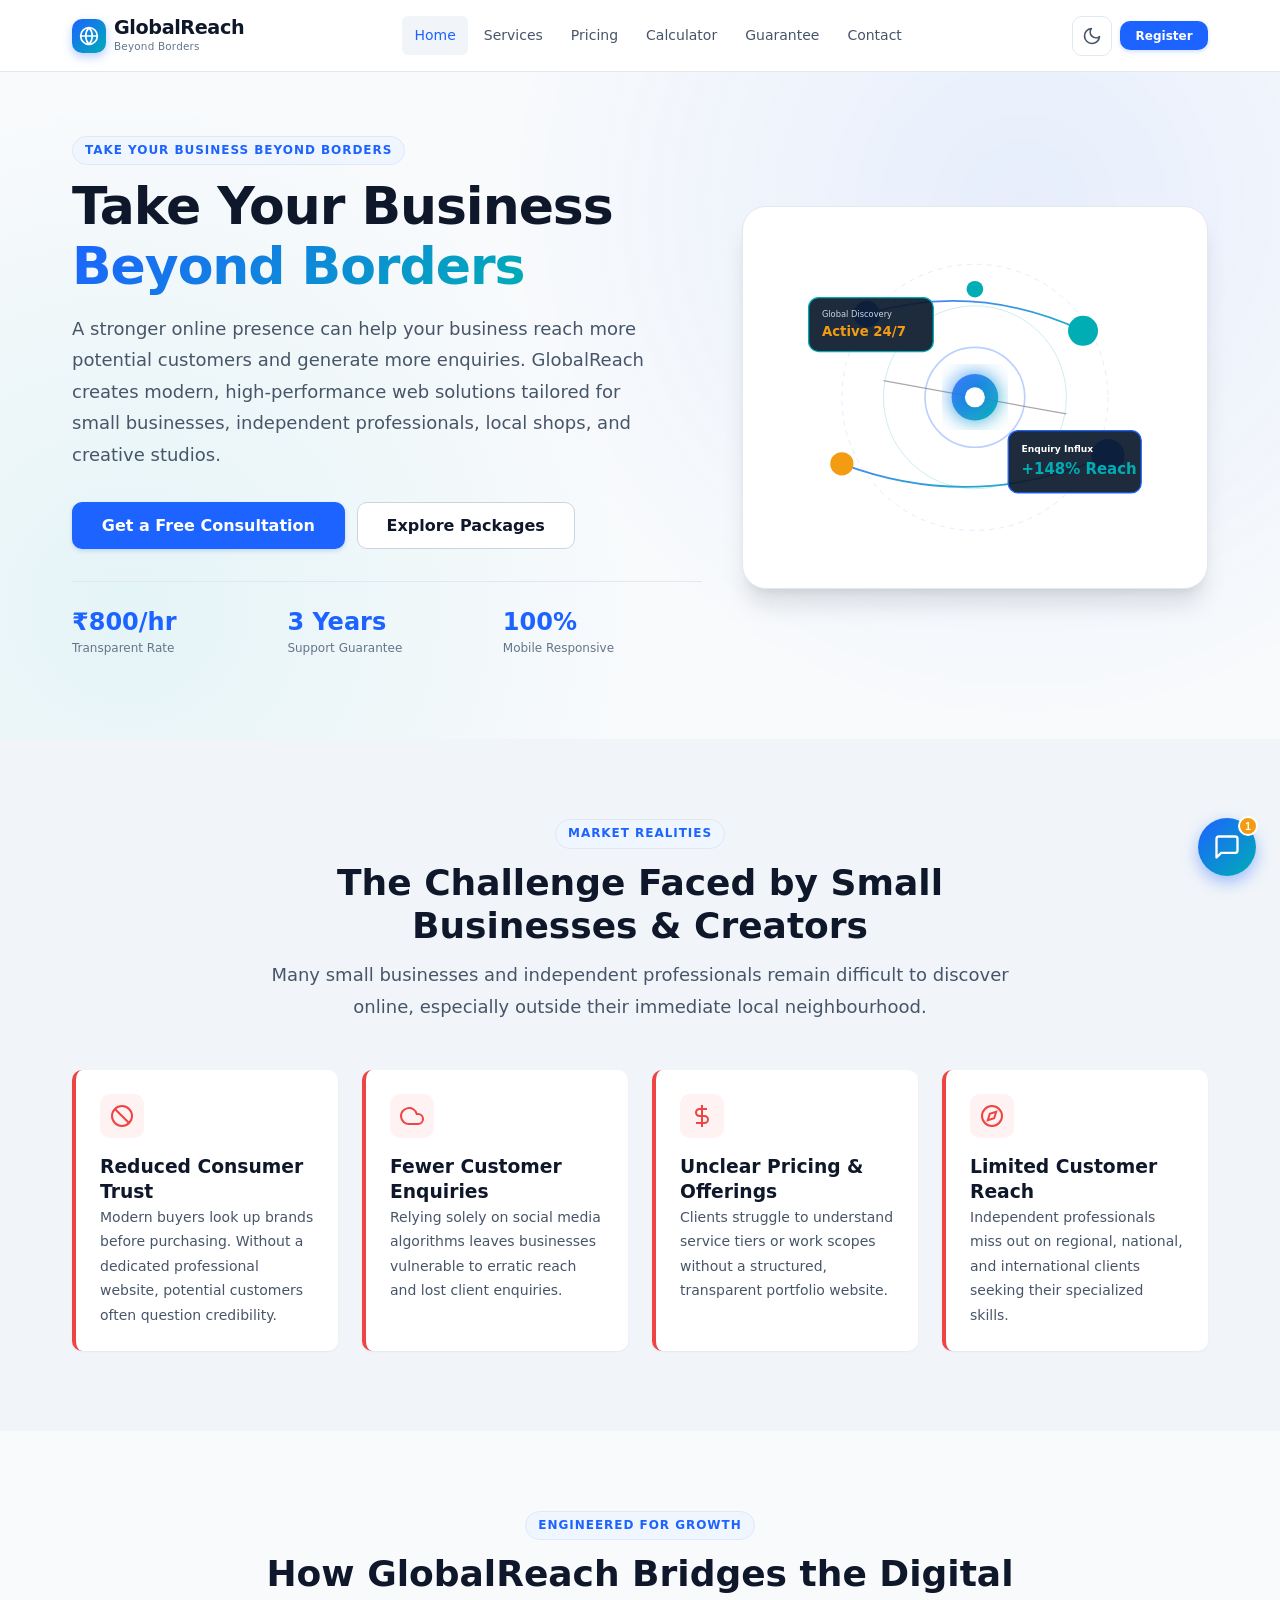
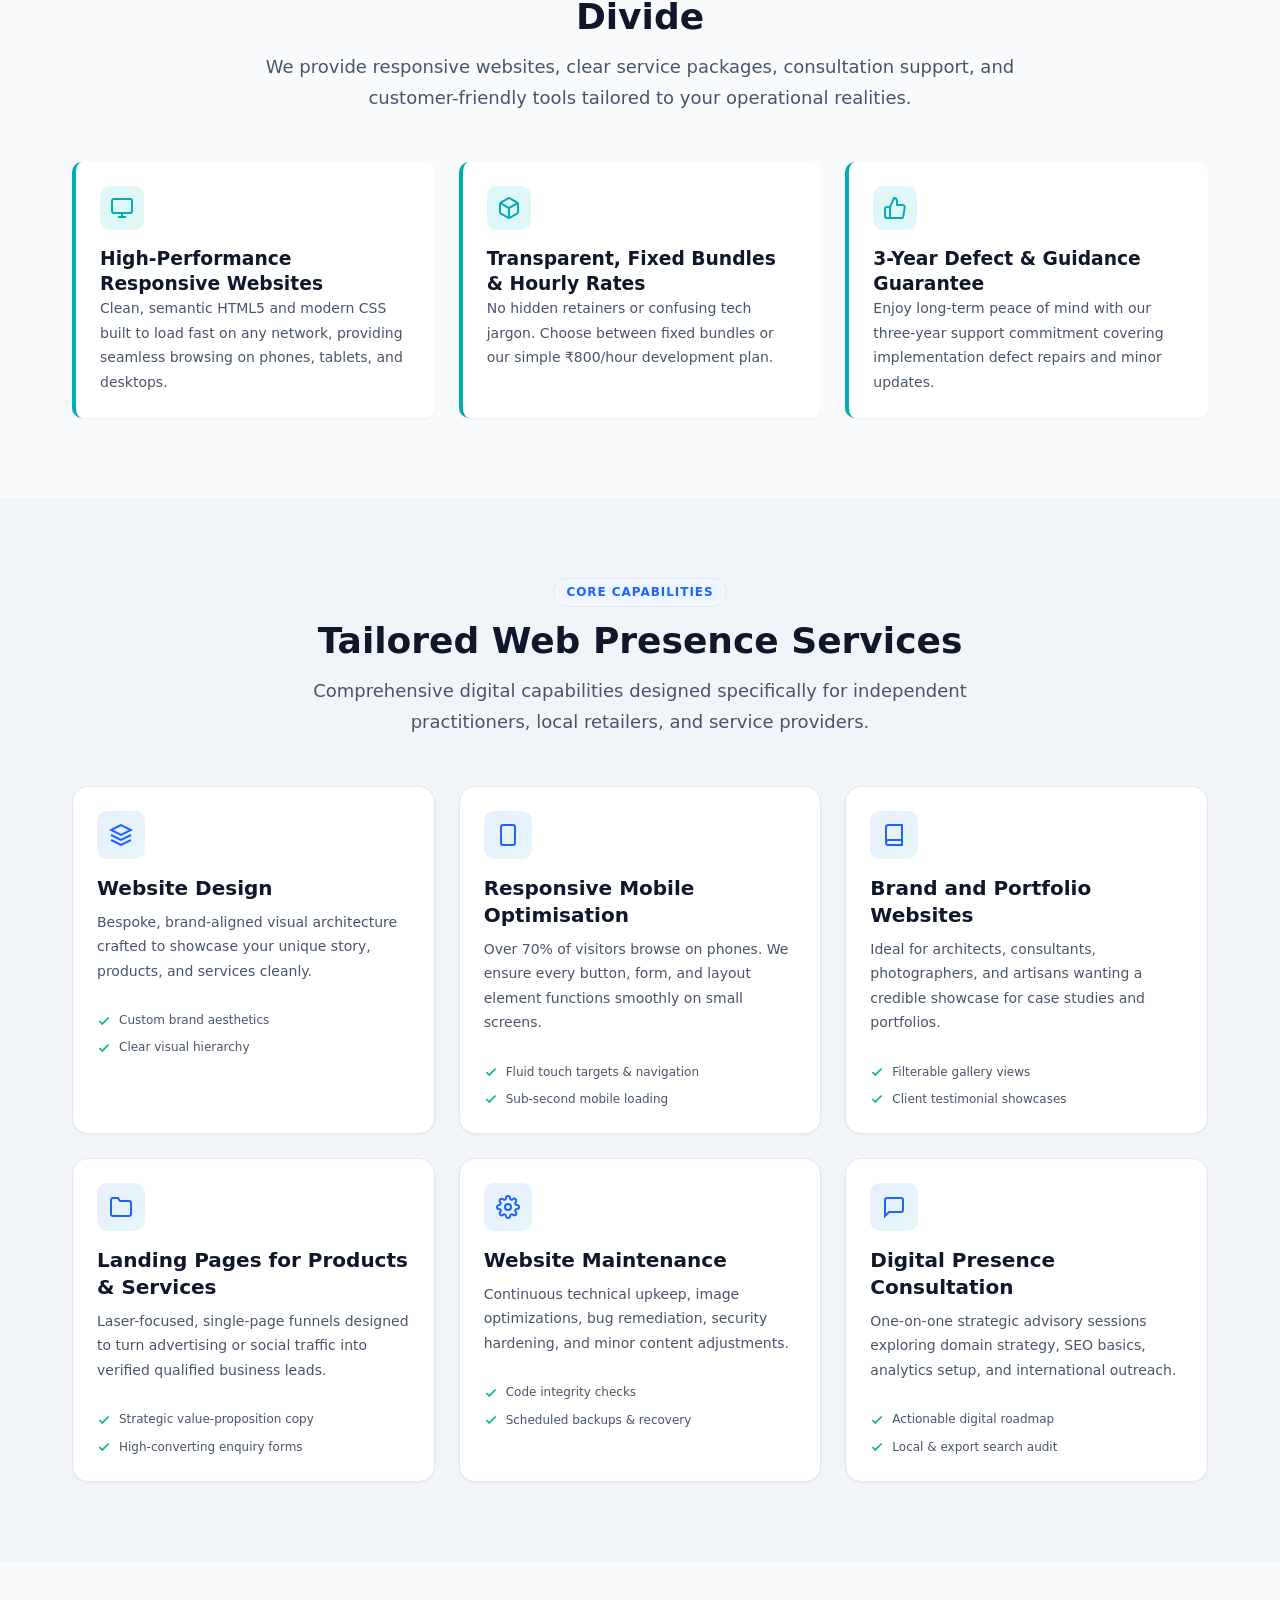
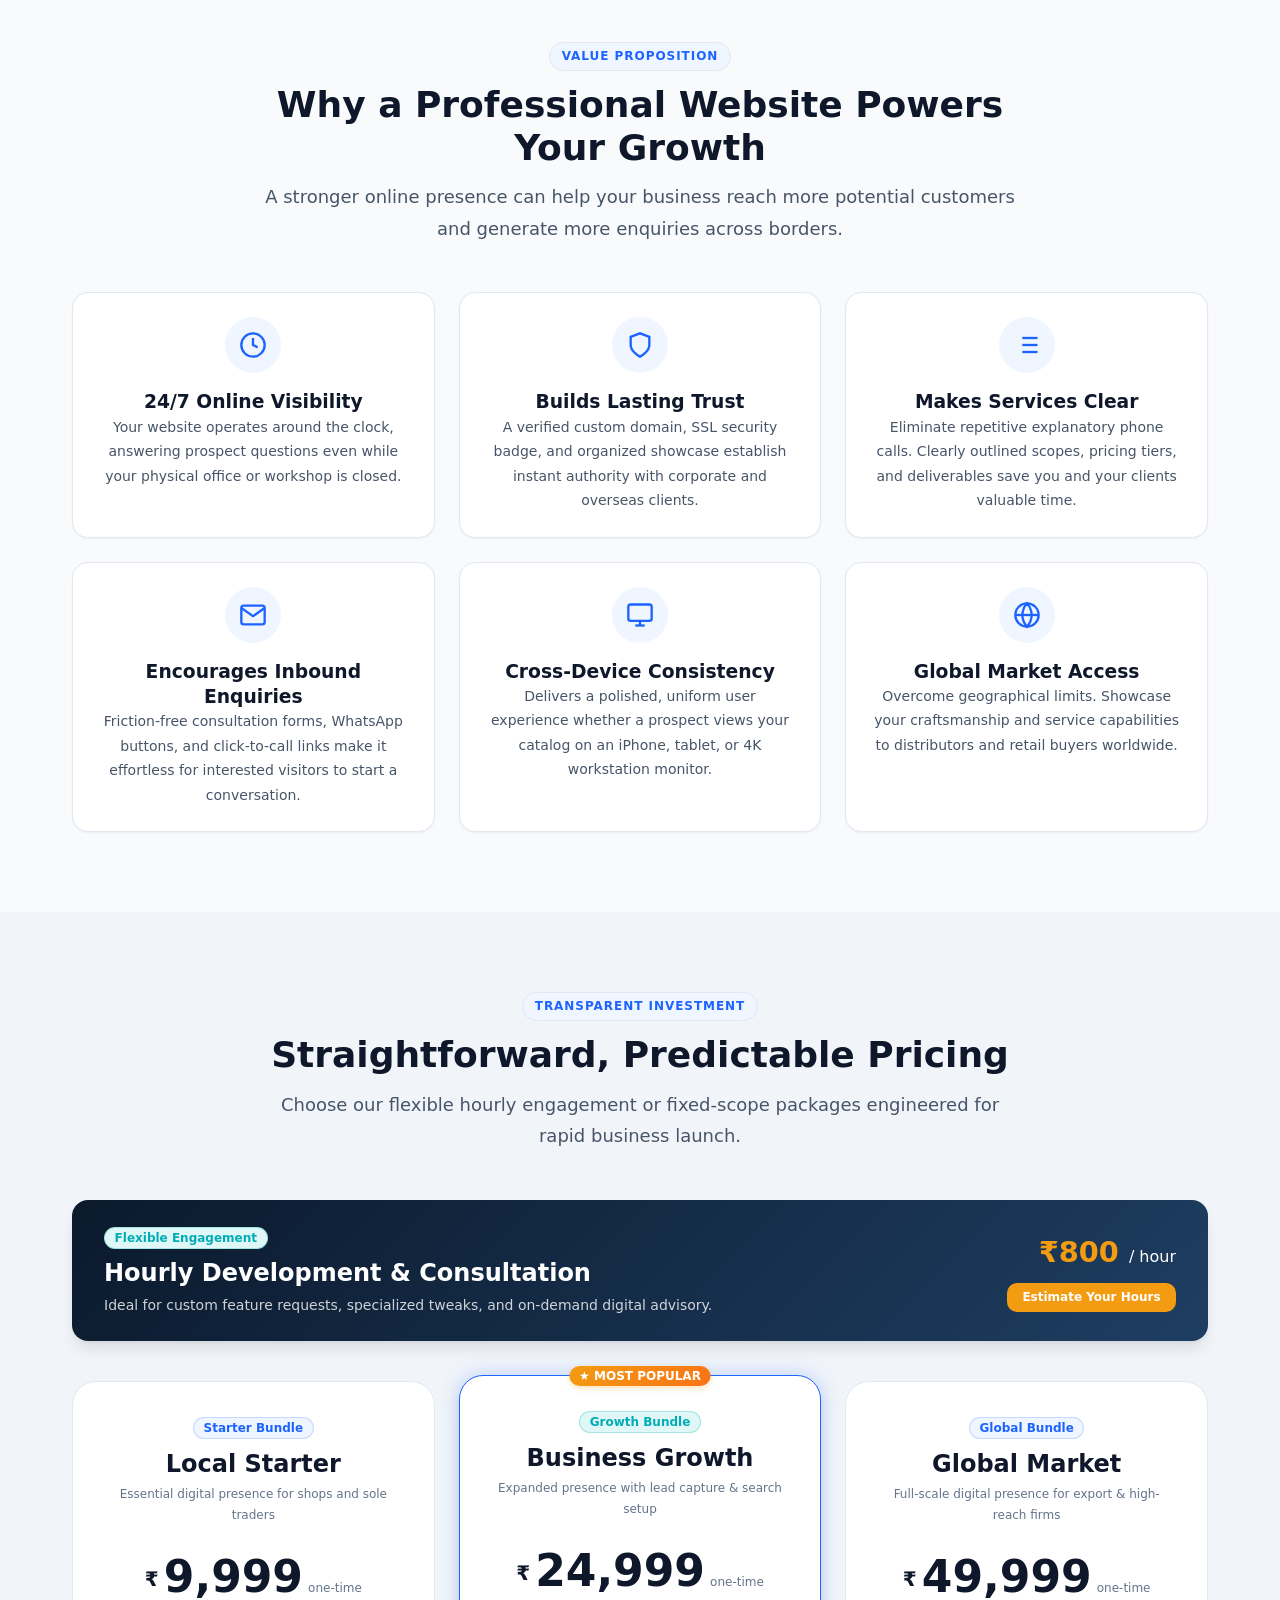
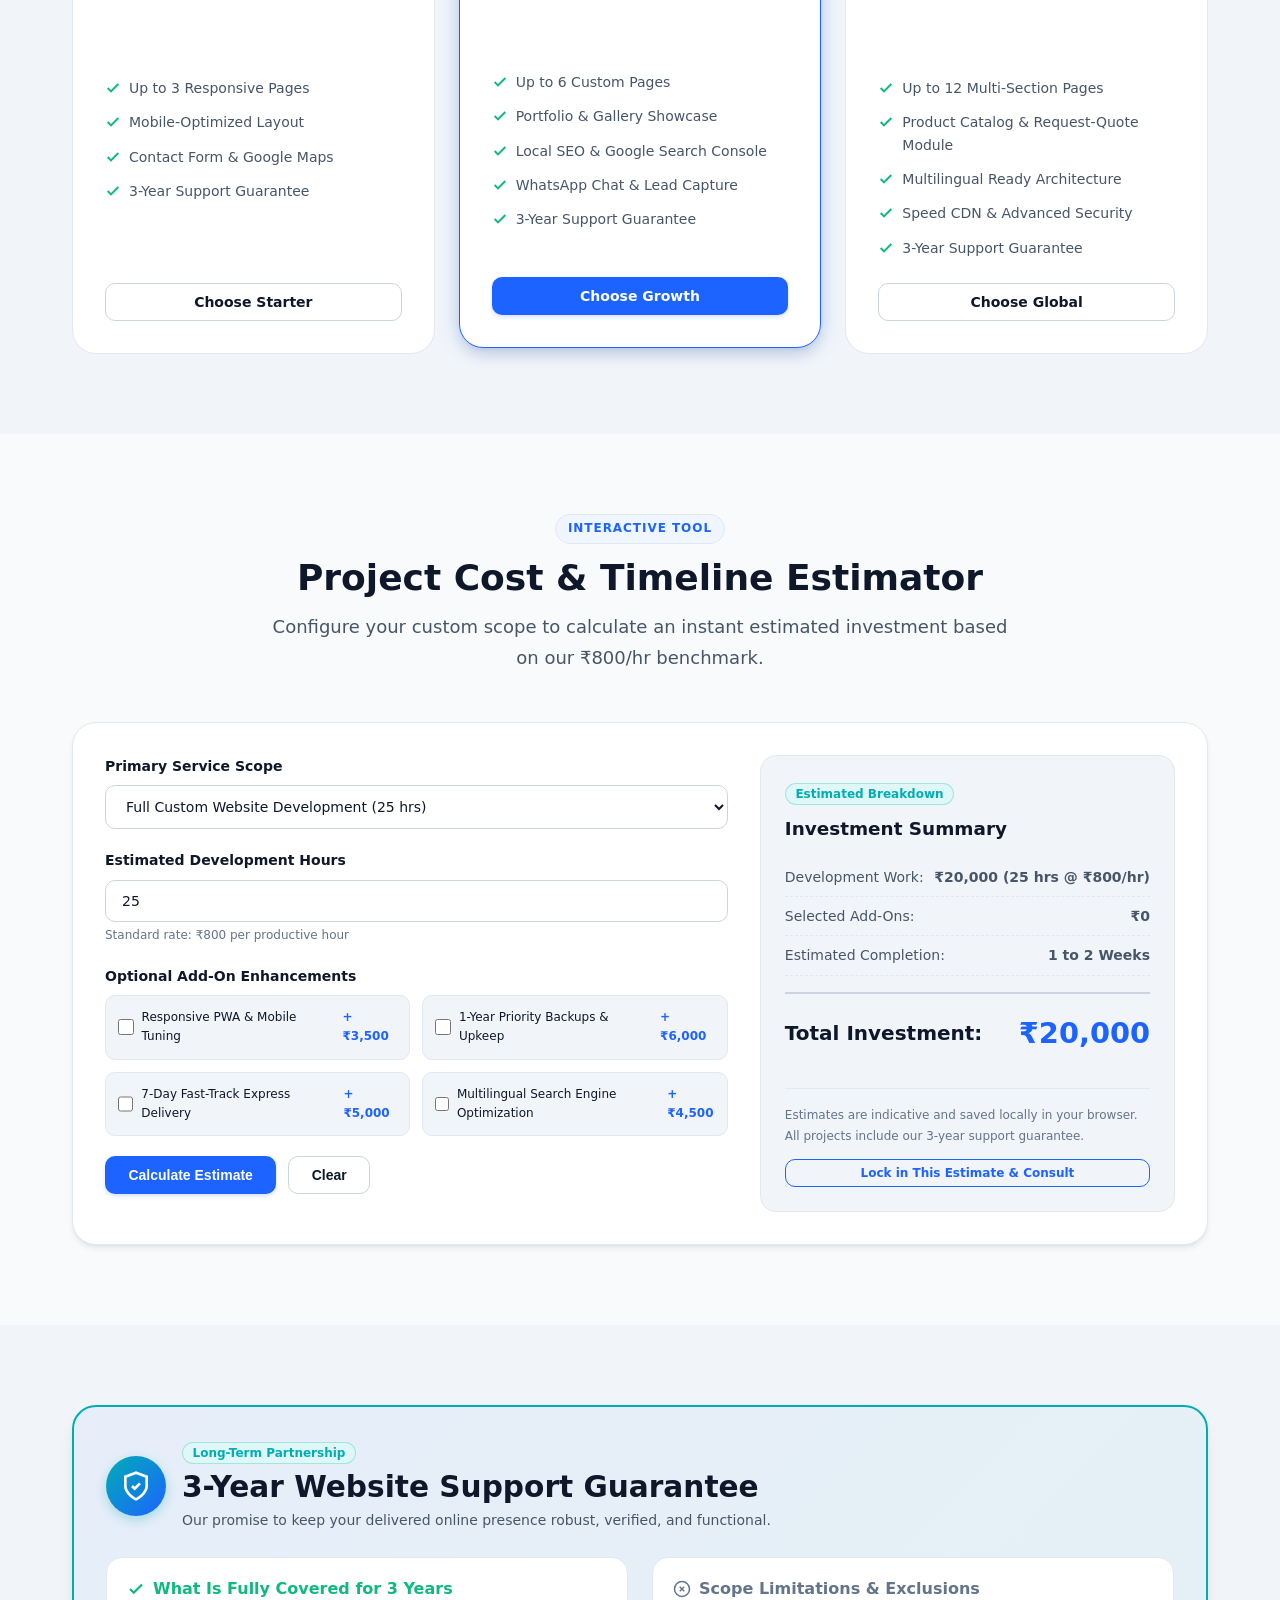
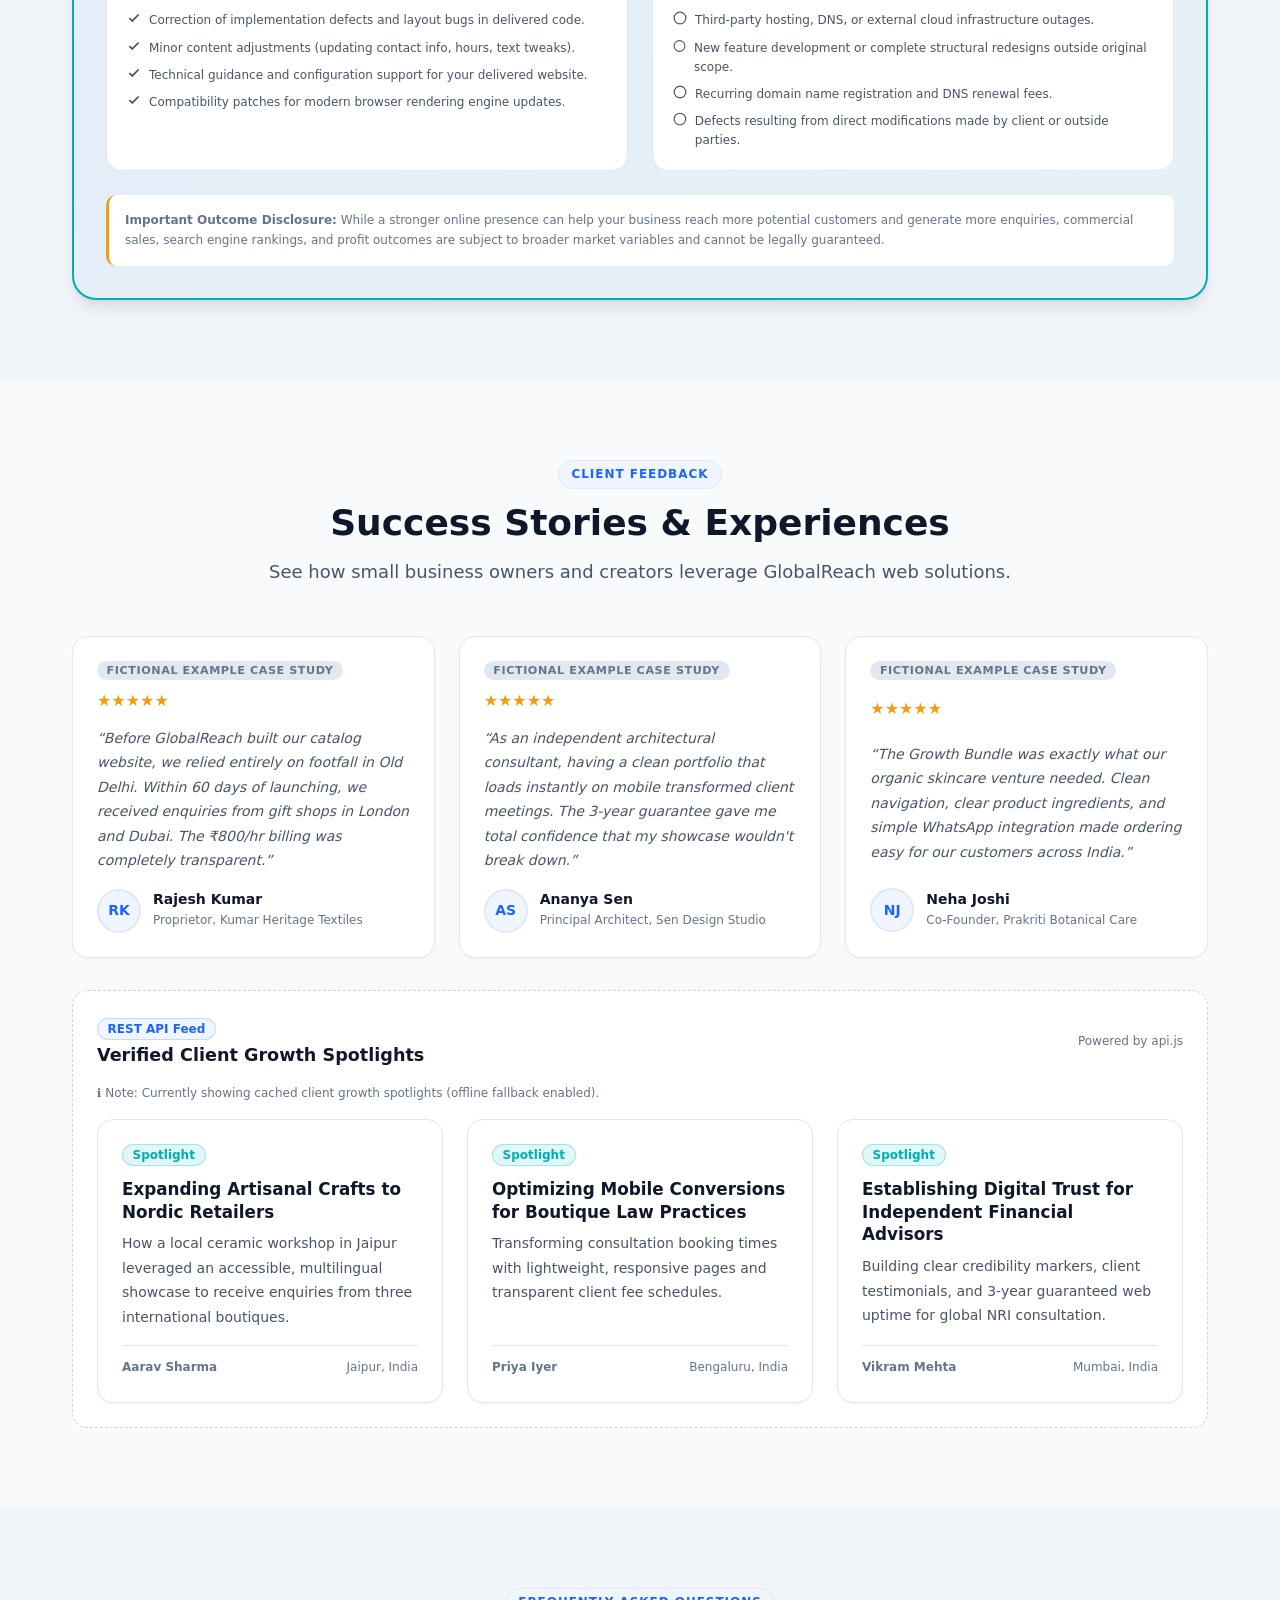
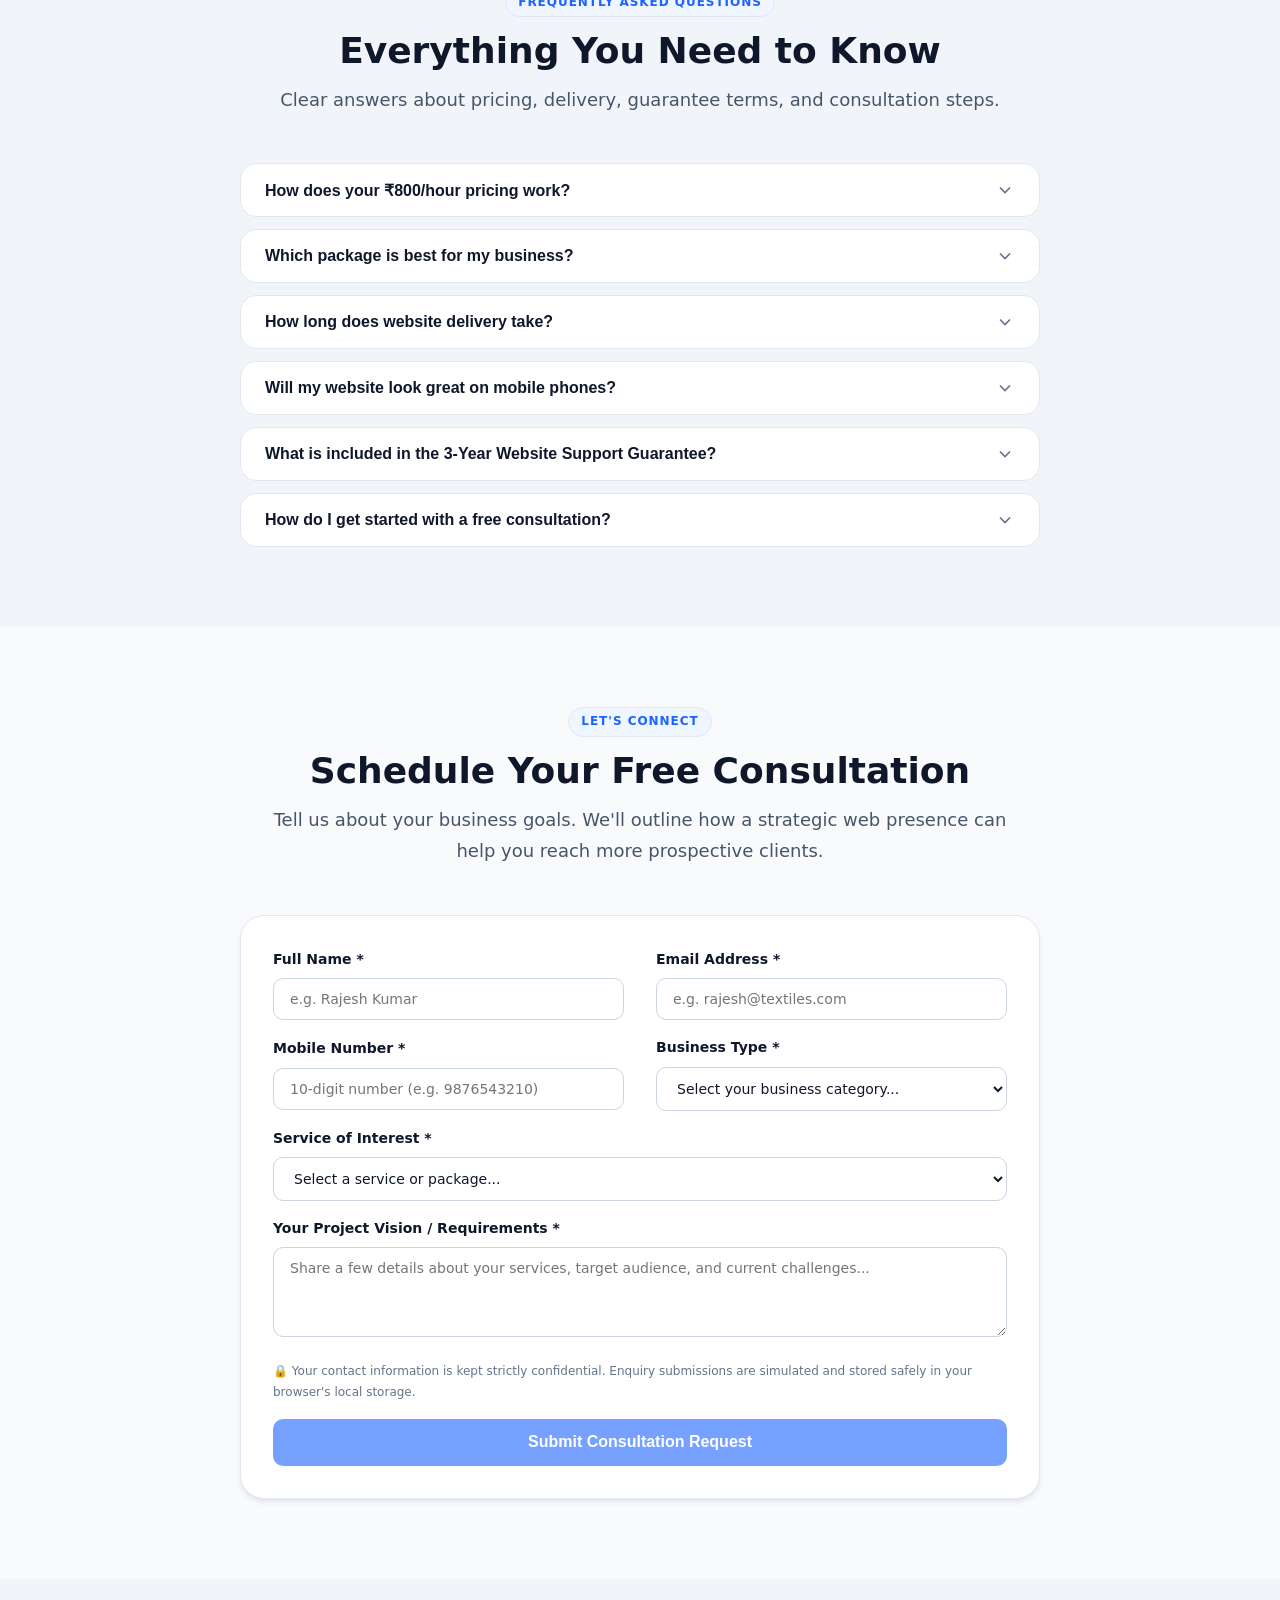
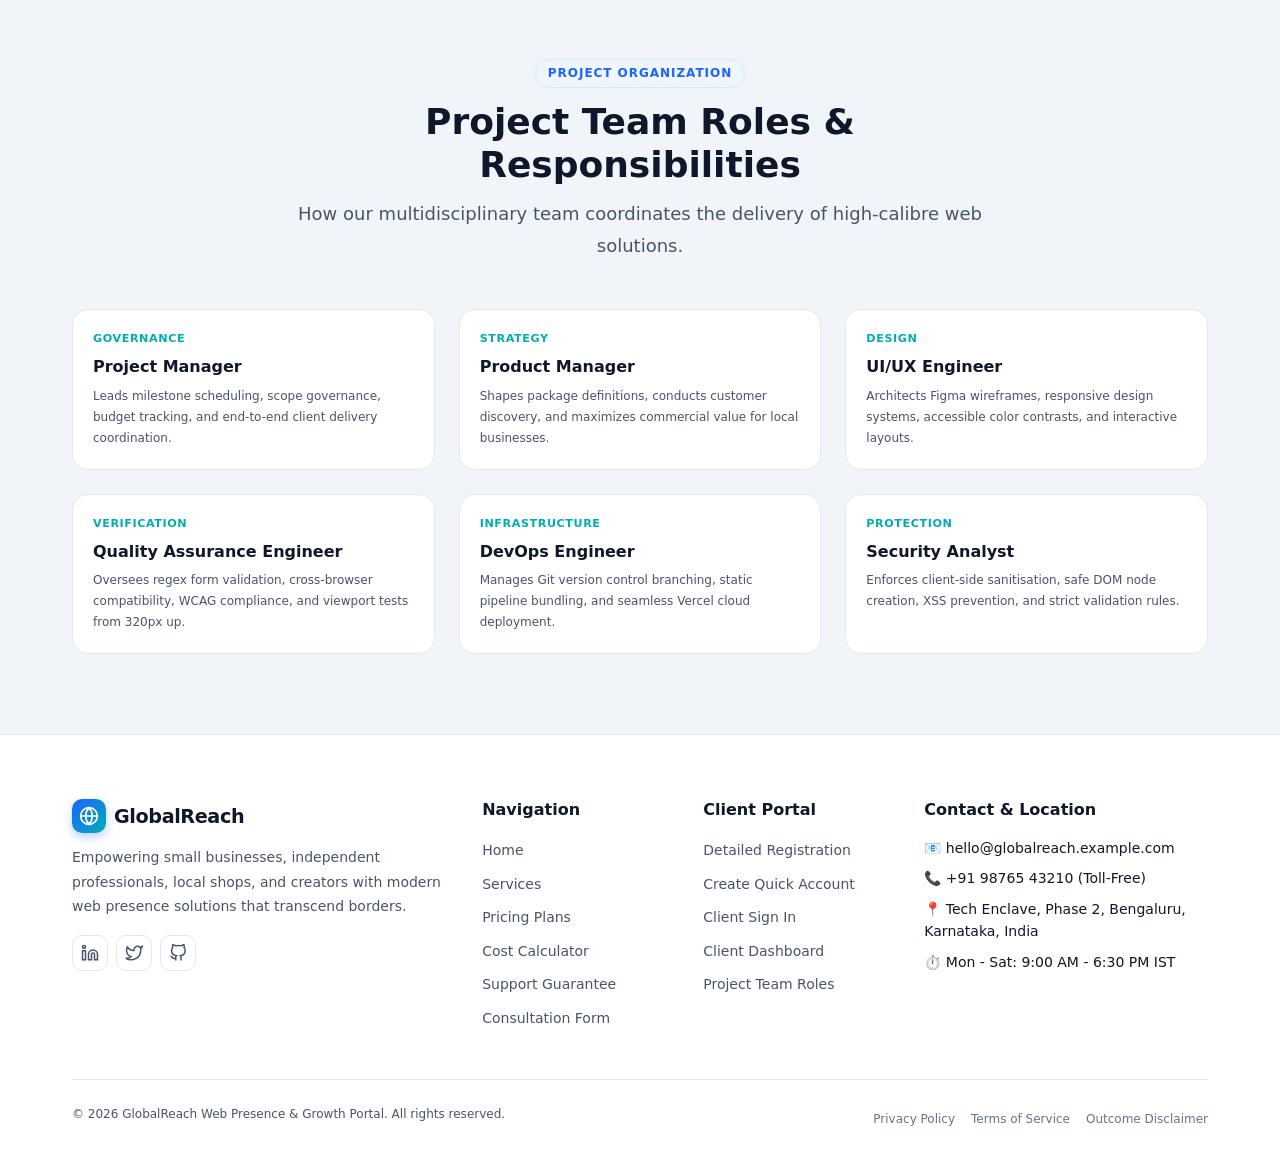
<file: index.html>
<!DOCTYPE html>
<html lang="en" data-theme="light">
<head>
  <meta charset="UTF-8">
  <meta name="viewport" content="width=device-width, initial-scale=1.0">
  <meta name="description" content="GlobalReach Web Presence & Growth Portal - Professional web design and digital presence solutions for small businesses, independent professionals, local shops, and creators.">
  <meta name="theme-color" content="#1D63FF">
  <title>GlobalReach | Web Presence & Growth Portal</title>
  
  <!-- CSS Stylesheets -->
  <link rel="stylesheet" href="css/variables.css">
  <link rel="stylesheet" href="css/layout.css">
  <link rel="stylesheet" href="css/styles.css">
</head>
<body>
  <!-- Accessibility Skip Link -->
  <a href="#mainContent" class="skip-link">Skip to main content</a>

  <!-- ======================================================================
       Site Header & Responsive Navigation
       ====================================================================== -->
  <header class="site-header" role="banner">
    <div class="container navbar">
      <!-- Brand Logo -->
      <a href="index.html" class="brand-logo" aria-label="GlobalReach Home">
        <div class="brand-icon" aria-hidden="true">
          <svg viewBox="0 0 24 24" fill="none" stroke-width="2" stroke-linecap="round" stroke-linejoin="round">
            <circle cx="12" cy="12" r="10"></circle>
            <line x1="2" y1="12" x2="22" y2="12"></line>
            <path d="M12 2a15.3 15.3 0 0 1 4 10 15.3 15.3 0 0 1-4 10 15.3 15.3 0 0 1-4-10 15.3 15.3 0 0 1 4-10z"></path>
          </svg>
        </div>
        <div class="brand-text">
          <span class="brand-title">GlobalReach</span>
          <span class="brand-tagline">Beyond Borders</span>
        </div>
      </a>

      <!-- Desktop Navigation Links -->
      <nav class="nav-menu" role="navigation" aria-label="Primary Navigation">
        <a href="index.html" class="nav-link active" aria-current="page">Home</a>
        <a href="#services" class="nav-link">Services</a>
        <a href="#pricing" class="nav-link">Pricing</a>
        <a href="#calculator" class="nav-link">Calculator</a>
        <a href="#guarantee" class="nav-link">Guarantee</a>
        <a href="#contact" class="nav-link">Contact</a>
      </nav>

      <!-- Navigation Actions & Controls -->
      <div class="nav-actions">
        <!-- Theme Toggle Button -->
        <button type="button" class="theme-toggle-btn" aria-label="Toggle light or dark theme" title="Toggle theme">
          <svg class="icon-moon" viewBox="0 0 24 24" fill="none" stroke="currentColor" stroke-width="2" stroke-linecap="round" stroke-linejoin="round" aria-hidden="true">
            <path d="M21 12.79A9 9 0 1 1 11.21 3 7 7 0 0 0 21 12.79z"></path>
          </svg>
          <svg class="icon-sun" viewBox="0 0 24 24" fill="none" stroke="currentColor" stroke-width="2" stroke-linecap="round" stroke-linejoin="round" aria-hidden="true">
            <circle cx="12" cy="12" r="5"></circle>
            <line x1="12" y1="1" x2="12" y2="3"></line>
            <line x1="12" y1="21" x2="12" y2="23"></line>
            <line x1="4.22" y1="4.22" x2="5.64" y2="5.64"></line>
            <line x1="18.36" y1="18.36" x2="19.78" y2="19.78"></line>
            <line x1="1" y1="12" x2="3" y2="12"></line>
            <line x1="21" y1="12" x2="23" y2="12"></line>
            <line x1="4.22" y1="19.78" x2="5.64" y2="18.36"></line>
            <line x1="18.36" y1="5.64" x2="19.78" y2="4.22"></line>
          </svg>
        </button>

        <!-- Auth CTAs -->
        <a href="signin.html" class="btn btn-secondary btn-sm" style="display: none; @media(min-width: 640px){ display: inline-flex; }">Sign In</a>
        <a href="register.html" class="btn btn-primary btn-sm">Register</a>

        <!-- Mobile Hamburger Toggle -->
        <button type="button" class="mobile-nav-toggle" aria-expanded="false" aria-controls="mobileDrawer" aria-label="Toggle navigation menu">
          <span class="hamburger-line"></span>
          <span class="hamburger-line"></span>
          <span class="hamburger-line"></span>
        </button>
      </div>
    </div>
  </header>

  <!-- Mobile Drawer Overlay & Menu -->
  <div class="mobile-drawer-overlay" aria-hidden="true"></div>
  <aside id="mobileDrawer" class="mobile-drawer" aria-label="Mobile Navigation">
    <ul class="mobile-nav-list">
      <li><a href="index.html" class="mobile-nav-link active">Home</a></li>
      <li><a href="#problem" class="mobile-nav-link">The Challenge</a></li>
      <li><a href="#services" class="mobile-nav-link">Our Services</a></li>
      <li><a href="#why-website" class="mobile-nav-link">Why a Website</a></li>
      <li><a href="#pricing" class="mobile-nav-link">Pricing & Bundles</a></li>
      <li><a href="#calculator" class="mobile-nav-link">Cost Calculator</a></li>
      <li><a href="#guarantee" class="mobile-nav-link">3-Year Guarantee</a></li>
      <li><a href="#testimonials" class="mobile-nav-link">Success Stories</a></li>
      <li><a href="#faq" class="mobile-nav-link">FAQ</a></li>
      <li><a href="#contact" class="mobile-nav-link">Contact</a></li>
    </ul>
    <div class="mobile-drawer-footer">
      <a href="signin.html" class="btn btn-secondary btn-full">Sign In</a>
      <a href="register.html" class="btn btn-primary btn-full">Client Registration</a>
      <a href="home.html" class="btn btn-outline btn-full btn-sm">Client Dashboard</a>
    </div>
  </aside>

  <!-- ======================================================================
       Main Content (Sections in exact specified order)
       ====================================================================== -->
  <main id="mainContent">

    <!-- 1. HERO SECTION -->
    <section class="section hero-section" id="hero" aria-labelledby="heroTitle">
      <div class="container hero-grid">
        <div class="hero-content">
          <span class="section-tag">Take your business beyond borders</span>
          <h1 id="heroTitle" class="hero-title">
            Take Your Business <span class="text-gradient">Beyond Borders</span>
          </h1>
          <p class="hero-description">
            A stronger online presence can help your business reach more potential customers and generate more enquiries. GlobalReach creates modern, high-performance web solutions tailored for small businesses, independent professionals, local shops, and creative studios.
          </p>
          <div class="hero-actions">
            <a href="#contact" class="btn btn-primary btn-lg">Get a Free Consultation</a>
            <a href="#pricing" class="btn btn-secondary btn-lg">Explore Packages</a>
          </div>
          <div class="hero-stats-row">
            <div class="stat-item">
              <h3>₹800/hr</h3>
              <p>Transparent Rate</p>
            </div>
            <div class="stat-item">
              <h3>3 Years</h3>
              <p>Support Guarantee</p>
            </div>
            <div class="stat-item">
              <h3>100%</h3>
              <p>Mobile Responsive</p>
            </div>
          </div>
        </div>

        <!-- Abstract Global Connectivity Illustration -->
        <div class="hero-visual-card" aria-hidden="true">
          <svg class="hero-visual-svg" viewBox="0 0 500 400" fill="none" xmlns="http://www.w3.org/2000/svg">
            <defs>
              <linearGradient id="heroGrad1" x1="0%" y1="0%" x2="100%" y2="100%">
                <stop offset="0%" stop-color="#1D63FF" stop-opacity="0.8" />
                <stop offset="100%" stop-color="#00ADB5" stop-opacity="0.9" />
              </linearGradient>
              <linearGradient id="heroGrad2" x1="100%" y1="0%" x2="0%" y2="100%">
                <stop offset="0%" stop-color="#F39C12" />
                <stop offset="100%" stop-color="#1D63FF" />
              </linearGradient>
              <filter id="softGlow" x="-20%" y="-20%" width="140%" height="140%">
                <feGaussianBlur stdDeviation="12" result="blur" />
                <feComposite in="SourceGraphic" in2="blur" operator="over" />
              </filter>
            </defs>
            <!-- Background Grid & Orbital Rings -->
            <circle cx="250" cy="200" r="160" stroke="#1D63FF" stroke-opacity="0.15" stroke-dasharray="6 6" />
            <circle cx="250" cy="200" r="110" stroke="#00ADB5" stroke-opacity="0.25" />
            <circle cx="250" cy="200" r="60" stroke="#1D63FF" stroke-opacity="0.3" stroke-width="2" />
            <!-- Connection Lines -->
            <path d="M120 100 Q 250 60 380 120" stroke="url(#heroGrad1)" stroke-width="2" stroke-linecap="round" />
            <path d="M90 280 Q 250 340 410 270" stroke="url(#heroGrad1)" stroke-width="2" stroke-linecap="round" />
            <path d="M140 180 L 360 220" stroke="url(#heroGrad2)" stroke-width="1.5" stroke-opacity="0.7" />
            <!-- Nodes & Digital Growth Markers -->
            <g filter="url(#softGlow)">
              <circle cx="250" cy="200" r="28" fill="url(#heroGrad1)" />
            </g>
            <circle cx="250" cy="200" r="12" fill="#ffffff" />
            <circle cx="120" cy="100" r="16" fill="#1D63FF" />
            <circle cx="380" cy="120" r="18" fill="#00ADB5" />
            <circle cx="90" cy="280" r="14" fill="#F39C12" />
            <circle cx="410" cy="270" r="20" fill="#1D63FF" />
            <circle cx="250" cy="70" r="10" fill="#00ADB5" />
            <!-- Floating Mini Dashboard Cards -->
            <rect x="290" y="240" width="160" height="75" rx="12" fill="#0B192C" fill-opacity="0.92" stroke="#1D63FF" stroke-width="1.5" />
            <text x="306" y="266" fill="#ffffff" font-size="11" font-weight="bold" font-family="system-ui">Enquiry Influx</text>
            <text x="306" y="292" fill="#00ADB5" font-size="18" font-weight="800" font-family="system-ui">+148% Reach</text>
            
            <rect x="50" y="80" width="150" height="65" rx="12" fill="#0B192C" fill-opacity="0.92" stroke="#00ADB5" stroke-width="1.5" />
            <text x="66" y="104" fill="#CBD5E1" font-size="10" font-family="system-ui">Global Discovery</text>
            <text x="66" y="126" fill="#F39C12" font-size="16" font-weight="bold" font-family="system-ui">Active 24/7</text>
          </svg>
        </div>
      </div>
    </section>

    <!-- 2. PROBLEM STATEMENT SECTION -->
    <section class="section section-alt" id="problem" aria-labelledby="problemTitle">
      <div class="container">
        <div class="section-header">
          <span class="section-tag">Market Realities</span>
          <h2 id="problemTitle" class="section-title">The Challenge Faced by Small Businesses & Creators</h2>
          <p class="section-subtitle">
            Many small businesses and independent professionals remain difficult to discover online, especially outside their immediate local neighbourhood.
          </p>
        </div>
        <div class="grid-4">
          <article class="problem-card">
            <div class="problem-icon" aria-hidden="true">
              <svg width="24" height="24" viewBox="0 0 24 24" fill="none" stroke="currentColor" stroke-width="2"><circle cx="12" cy="12" r="10"></circle><line x1="4.93" y1="4.93" x2="19.07" y2="19.07"></line></svg>
            </div>
            <h3>Reduced Consumer Trust</h3>
            <p class="text-sm">Modern buyers look up brands before purchasing. Without a dedicated professional website, potential customers often question credibility.</p>
          </article>
          <article class="problem-card">
            <div class="problem-icon" aria-hidden="true">
              <svg width="24" height="24" viewBox="0 0 24 24" fill="none" stroke="currentColor" stroke-width="2"><path d="M18 10h-1.26A8 8 0 1 0 9 20h9a5 5 0 0 0 0-10z"></path></svg>
            </div>
            <h3>Fewer Customer Enquiries</h3>
            <p class="text-sm">Relying solely on social media algorithms leaves businesses vulnerable to erratic reach and lost client enquiries.</p>
          </article>
          <article class="problem-card">
            <div class="problem-icon" aria-hidden="true">
              <svg width="24" height="24" viewBox="0 0 24 24" fill="none" stroke="currentColor" stroke-width="2"><line x1="12" y1="1" x2="12" y2="23"></line><path d="M17 5H9.5a3.5 3.5 0 0 0 0 7h5a3.5 3.5 0 0 1 0 7H6"></path></svg>
            </div>
            <h3>Unclear Pricing & Offerings</h3>
            <p class="text-sm">Clients struggle to understand service tiers or work scopes without a structured, transparent portfolio website.</p>
          </article>
          <article class="problem-card">
            <div class="problem-icon" aria-hidden="true">
              <svg width="24" height="24" viewBox="0 0 24 24" fill="none" stroke="currentColor" stroke-width="2"><circle cx="12" cy="12" r="10"></circle><path d="M16.2 7.8l-2 6.3-6.4 2 2-6.3z"></path></svg>
            </div>
            <h3>Limited Customer Reach</h3>
            <p class="text-sm">Independent professionals miss out on regional, national, and international clients seeking their specialized skills.</p>
          </article>
        </div>
      </div>
    </section>

    <!-- 3. OUR SOLUTION SECTION -->
    <section class="section" id="solution" aria-labelledby="solutionTitle">
      <div class="container">
        <div class="section-header">
          <span class="section-tag">Engineered for Growth</span>
          <h2 id="solutionTitle" class="section-title">How GlobalReach Bridges the Digital Divide</h2>
          <p class="section-subtitle">
            We provide responsive websites, clear service packages, consultation support, and customer-friendly tools tailored to your operational realities.
          </p>
        </div>
        <div class="grid-3">
          <article class="solution-card">
            <div class="solution-icon" aria-hidden="true">
              <svg width="24" height="24" viewBox="0 0 24 24" fill="none" stroke="currentColor" stroke-width="2"><rect x="2" y="3" width="20" height="14" rx="2" ry="2"></rect><line x1="8" y1="21" x2="16" y2="21"></line><line x1="12" y1="17" x2="12" y2="21"></line></svg>
            </div>
            <h3>High-Performance Responsive Websites</h3>
            <p class="text-sm">Clean, semantic HTML5 and modern CSS built to load fast on any network, providing seamless browsing on phones, tablets, and desktops.</p>
          </article>
          <article class="solution-card">
            <div class="solution-icon" aria-hidden="true">
              <svg width="24" height="24" viewBox="0 0 24 24" fill="none" stroke="currentColor" stroke-width="2"><path d="M21 16V8a2 2 0 0 0-1-1.73l-7-4a2 2 0 0 0-2 0l-7 4A2 2 0 0 0 3 8v8a2 2 0 0 0 1 1.73l7 4a2 2 0 0 0 2 0l7-4A2 2 0 0 0 21 16z"></path><polyline points="3.27 6.96 12 12.01 20.73 6.96"></polyline><line x1="12" y1="22.08" x2="12" y2="12"></line></svg>
            </div>
            <h3>Transparent, Fixed Bundles & Hourly Rates</h3>
            <p class="text-sm">No hidden retainers or confusing tech jargon. Choose between fixed bundles or our simple ₹800/hour development plan.</p>
          </article>
          <article class="solution-card">
            <div class="solution-icon" aria-hidden="true">
              <svg width="24" height="24" viewBox="0 0 24 24" fill="none" stroke="currentColor" stroke-width="2"><path d="M14 9V5a3 3 0 0 0-3-3l-4 9v11h11.28a2 2 0 0 0 2-1.7l1.38-9a2 2 0 0 0-2-2.3zM7 22H4a2 2 0 0 1-2-2v-7a2 2 0 0 1 2-2h3"></path></svg>
            </div>
            <h3>3-Year Defect & Guidance Guarantee</h3>
            <p class="text-sm">Enjoy long-term peace of mind with our three-year support commitment covering implementation defect repairs and minor updates.</p>
          </article>
        </div>
      </div>
    </section>

    <!-- 4. SERVICES SECTION -->
    <section class="section section-alt" id="services" aria-labelledby="servicesTitle">
      <div class="container">
        <div class="section-header">
          <span class="section-tag">Core Capabilities</span>
          <h2 id="servicesTitle" class="section-title">Tailored Web Presence Services</h2>
          <p class="section-subtitle">
            Comprehensive digital capabilities designed specifically for independent practitioners, local retailers, and service providers.
          </p>
        </div>
        <div class="grid-3">
          <!-- Service 1 -->
          <article class="card service-card card-hover">
            <div class="service-icon-wrapper" aria-hidden="true">
              <svg viewBox="0 0 24 24" fill="none" stroke="currentColor" stroke-width="2"><polygon points="12 2 2 7 12 12 22 7 12 2"></polygon><polyline points="2 17 12 22 22 17"></polyline><polyline points="2 12 12 17 22 12"></polyline></svg>
            </div>
            <h3>Website Design</h3>
            <p class="text-sm">Bespoke, brand-aligned visual architecture crafted to showcase your unique story, products, and services cleanly.</p>
            <ul class="service-deliverables">
              <li><svg width="14" height="14" viewBox="0 0 24 24" fill="none" stroke="currentColor" stroke-width="3"><polyline points="20 6 9 17 4 12"></polyline></svg> Custom brand aesthetics</li>
              <li><svg width="14" height="14" viewBox="0 0 24 24" fill="none" stroke="currentColor" stroke-width="3"><polyline points="20 6 9 17 4 12"></polyline></svg> Clear visual hierarchy</li>
            </ul>
          </article>

          <!-- Service 2 -->
          <article class="card service-card card-hover">
            <div class="service-icon-wrapper" aria-hidden="true">
              <svg viewBox="0 0 24 24" fill="none" stroke="currentColor" stroke-width="2"><rect x="5" y="2" width="14" height="20" rx="2" ry="2"></rect><line x1="12" y1="18" x2="12.01" y2="18"></line></svg>
            </div>
            <h3>Responsive Mobile Optimisation</h3>
            <p class="text-sm">Over 70% of visitors browse on phones. We ensure every button, form, and layout element functions smoothly on small screens.</p>
            <ul class="service-deliverables">
              <li><svg width="14" height="14" viewBox="0 0 24 24" fill="none" stroke="currentColor" stroke-width="3"><polyline points="20 6 9 17 4 12"></polyline></svg> Fluid touch targets & navigation</li>
              <li><svg width="14" height="14" viewBox="0 0 24 24" fill="none" stroke="currentColor" stroke-width="3"><polyline points="20 6 9 17 4 12"></polyline></svg> Sub-second mobile loading</li>
            </ul>
          </article>

          <!-- Service 3 -->
          <article class="card service-card card-hover">
            <div class="service-icon-wrapper" aria-hidden="true">
              <svg viewBox="0 0 24 24" fill="none" stroke="currentColor" stroke-width="2"><path d="M4 19.5A2.5 2.5 0 0 1 6.5 17H20"></path><path d="M6.5 2H20v20H6.5A2.5 2.5 0 0 1 4 19.5v-15A2.5 2.5 0 0 1 6.5 2z"></path></svg>
            </div>
            <h3>Brand and Portfolio Websites</h3>
            <p class="text-sm">Ideal for architects, consultants, photographers, and artisans wanting a credible showcase for case studies and portfolios.</p>
            <ul class="service-deliverables">
              <li><svg width="14" height="14" viewBox="0 0 24 24" fill="none" stroke="currentColor" stroke-width="3"><polyline points="20 6 9 17 4 12"></polyline></svg> Filterable gallery views</li>
              <li><svg width="14" height="14" viewBox="0 0 24 24" fill="none" stroke="currentColor" stroke-width="3"><polyline points="20 6 9 17 4 12"></polyline></svg> Client testimonial showcases</li>
            </ul>
          </article>

          <!-- Service 4 -->
          <article class="card service-card card-hover">
            <div class="service-icon-wrapper" aria-hidden="true">
              <svg viewBox="0 0 24 24" fill="none" stroke="currentColor" stroke-width="2"><path d="M22 19a2 2 0 0 1-2 2H4a2 2 0 0 1-2-2V5a2 2 0 0 1 2-2h5l2 3h9a2 2 0 0 1 2 2z"></path></svg>
            </div>
            <h3>Landing Pages for Products & Services</h3>
            <p class="text-sm">Laser-focused, single-page funnels designed to turn advertising or social traffic into verified qualified business leads.</p>
            <ul class="service-deliverables">
              <li><svg width="14" height="14" viewBox="0 0 24 24" fill="none" stroke="currentColor" stroke-width="3"><polyline points="20 6 9 17 4 12"></polyline></svg> Strategic value-proposition copy</li>
              <li><svg width="14" height="14" viewBox="0 0 24 24" fill="none" stroke="currentColor" stroke-width="3"><polyline points="20 6 9 17 4 12"></polyline></svg> High-converting enquiry forms</li>
            </ul>
          </article>

          <!-- Service 5 -->
          <article class="card service-card card-hover">
            <div class="service-icon-wrapper" aria-hidden="true">
              <svg viewBox="0 0 24 24" fill="none" stroke="currentColor" stroke-width="2"><circle cx="12" cy="12" r="3"></circle><path d="M19.4 15a1.65 1.65 0 0 0 .33 1.82l.06.06a2 2 0 0 1 0 2.83 2 2 0 0 1-2.83 0l-.06-.06a1.65 1.65 0 0 0-1.82-.33 1.65 1.65 0 0 0-1 1.51V21a2 2 0 0 1-2 2 2 2 0 0 1-2-2v-.09A1.65 1.65 0 0 0 9 19.4a1.65 1.65 0 0 0-1.82.33l-.06.06a2 2 0 0 1-2.83 0 2 2 0 0 1 0-2.83l.06-.06a1.65 1.65 0 0 0 .33-1.82 1.65 1.65 0 0 0-1.51-1H3a2 2 0 0 1-2-2 2 2 0 0 1 2-2h.09A1.65 1.65 0 0 0 4.6 9a1.65 1.65 0 0 0-.33-1.82l-.06-.06a2 2 0 0 1 0-2.83 2 2 0 0 1 2.83 0l.06.06a1.65 1.65 0 0 0 1.82.33H9a1.65 1.65 0 0 0 1-1.51V3a2 2 0 0 1 2-2 2 2 0 0 1 2 2v.09a1.65 1.65 0 0 0 1 1.51 1.65 1.65 0 0 0 1.82-.33l.06-.06a2 2 0 0 1 2.83 0 2 2 0 0 1 0 2.83l-.06.06a1.65 1.65 0 0 0-.33 1.82V9a1.65 1.65 0 0 0 1.51 1H21a2 2 0 0 1 2 2 2 2 0 0 1-2 2h-.09a1.65 1.65 0 0 0-1.51 1z"></path></svg>
            </div>
            <h3>Website Maintenance</h3>
            <p class="text-sm">Continuous technical upkeep, image optimizations, bug remediation, security hardening, and minor content adjustments.</p>
            <ul class="service-deliverables">
              <li><svg width="14" height="14" viewBox="0 0 24 24" fill="none" stroke="currentColor" stroke-width="3"><polyline points="20 6 9 17 4 12"></polyline></svg> Code integrity checks</li>
              <li><svg width="14" height="14" viewBox="0 0 24 24" fill="none" stroke="currentColor" stroke-width="3"><polyline points="20 6 9 17 4 12"></polyline></svg> Scheduled backups & recovery</li>
            </ul>
          </article>

          <!-- Service 6 -->
          <article class="card service-card card-hover">
            <div class="service-icon-wrapper" aria-hidden="true">
              <svg viewBox="0 0 24 24" fill="none" stroke="currentColor" stroke-width="2"><path d="M21 15a2 2 0 0 1-2 2H7l-4 4V5a2 2 0 0 1 2-2h14a2 2 0 0 1 2 2z"></path></svg>
            </div>
            <h3>Digital Presence Consultation</h3>
            <p class="text-sm">One-on-one strategic advisory sessions exploring domain strategy, SEO basics, analytics setup, and international outreach.</p>
            <ul class="service-deliverables">
              <li><svg width="14" height="14" viewBox="0 0 24 24" fill="none" stroke="currentColor" stroke-width="3"><polyline points="20 6 9 17 4 12"></polyline></svg> Actionable digital roadmap</li>
              <li><svg width="14" height="14" viewBox="0 0 24 24" fill="none" stroke="currentColor" stroke-width="3"><polyline points="20 6 9 17 4 12"></polyline></svg> Local & export search audit</li>
            </ul>
          </article>
        </div>
      </div>
    </section>

    <!-- 5. WHY A WEBSITE HELPS SECTION -->
    <section class="section" id="why-website" aria-labelledby="whyTitle">
      <div class="container">
        <div class="section-header">
          <span class="section-tag">Value Proposition</span>
          <h2 id="whyTitle" class="section-title">Why a Professional Website Powers Your Growth</h2>
          <p class="section-subtitle">
            A stronger online presence can help your business reach more potential customers and generate more enquiries across borders.
          </p>
        </div>
        <div class="grid-3">
          <div class="card benefit-card">
            <div class="benefit-icon" aria-hidden="true">
              <svg viewBox="0 0 24 24" fill="none" stroke="currentColor" stroke-width="2"><circle cx="12" cy="12" r="10"></circle><polyline points="12 6 12 12 16 14"></polyline></svg>
            </div>
            <h3>24/7 Online Visibility</h3>
            <p class="text-sm">Your website operates around the clock, answering prospect questions even while your physical office or workshop is closed.</p>
          </div>
          <div class="card benefit-card">
            <div class="benefit-icon" aria-hidden="true">
              <svg viewBox="0 0 24 24" fill="none" stroke="currentColor" stroke-width="2"><path d="M12 22s8-4 8-10V5l-8-3-8 3v7c0 6 8 10 8 10z"></path></svg>
            </div>
            <h3>Builds Lasting Trust</h3>
            <p class="text-sm">A verified custom domain, SSL security badge, and organized showcase establish instant authority with corporate and overseas clients.</p>
          </div>
          <div class="card benefit-card">
            <div class="benefit-icon" aria-hidden="true">
              <svg viewBox="0 0 24 24" fill="none" stroke="currentColor" stroke-width="2"><line x1="8" y1="6" x2="21" y2="6"></line><line x1="8" y1="12" x2="21" y2="12"></line><line x1="8" y1="18" x2="21" y2="18"></line><line x1="3" y1="6" x2="3.01" y2="6"></line><line x1="3" y1="12" x2="3.01" y2="12"></line><line x1="3" y1="18" x2="3.01" y2="18"></line></svg>
            </div>
            <h3>Makes Services Clear</h3>
            <p class="text-sm">Eliminate repetitive explanatory phone calls. Clearly outlined scopes, pricing tiers, and deliverables save you and your clients valuable time.</p>
          </div>
          <div class="card benefit-card">
            <div class="benefit-icon" aria-hidden="true">
              <svg viewBox="0 0 24 24" fill="none" stroke="currentColor" stroke-width="2"><path d="M4 4h16c1.1 0 2 .9 2 2v12c0 1.1-.9 2-2 2H4c-1.1 0-2-.9-2-2V6c0-1.1.9-2 2-2z"></path><polyline points="22,6 12,13 2,6"></polyline></svg>
            </div>
            <h3>Encourages Inbound Enquiries</h3>
            <p class="text-sm">Friction-free consultation forms, WhatsApp buttons, and click-to-call links make it effortless for interested visitors to start a conversation.</p>
          </div>
          <div class="card benefit-card">
            <div class="benefit-icon" aria-hidden="true">
              <svg viewBox="0 0 24 24" fill="none" stroke="currentColor" stroke-width="2"><rect x="2" y="3" width="20" height="14" rx="2" ry="2"></rect><line x1="8" y1="21" x2="16" y2="21"></line><line x1="12" y1="17" x2="12" y2="21"></line></svg>
            </div>
            <h3>Cross-Device Consistency</h3>
            <p class="text-sm">Delivers a polished, uniform user experience whether a prospect views your catalog on an iPhone, tablet, or 4K workstation monitor.</p>
          </div>
          <div class="card benefit-card">
            <div class="benefit-icon" aria-hidden="true">
              <svg viewBox="0 0 24 24" fill="none" stroke="currentColor" stroke-width="2"><circle cx="12" cy="12" r="10"></circle><line x1="2" y1="12" x2="22" y2="12"></line><path d="M12 2a15.3 15.3 0 0 1 4 10 15.3 15.3 0 0 1-4 10 15.3 15.3 0 0 1-4-10 15.3 15.3 0 0 1 4-10z"></path></svg>
            </div>
            <h3>Global Market Access</h3>
            <p class="text-sm">Overcome geographical limits. Showcase your craftsmanship and service capabilities to distributors and retail buyers worldwide.</p>
          </div>
        </div>
      </div>
    </section>

    <!-- 6. PRICING SECTION -->
    <section class="section section-alt" id="pricing" aria-labelledby="pricingTitle">
      <div class="container">
        <div class="section-header">
          <span class="section-tag">Transparent Investment</span>
          <h2 id="pricingTitle" class="section-title">Straightforward, Predictable Pricing</h2>
          <p class="section-subtitle">
            Choose our flexible hourly engagement or fixed-scope packages engineered for rapid business launch.
          </p>
        </div>

        <!-- Hourly Work Highlight Banner -->
        <div class="hourly-rate-banner">
          <div class="hourly-info">
            <span class="badge badge-teal" style="margin-bottom: 0.5rem;">Flexible Engagement</span>
            <h3>Hourly Development & Consultation</h3>
            <p>Ideal for custom feature requests, specialized tweaks, and on-demand digital advisory.</p>
          </div>
          <div style="text-align: right;">
            <div class="hourly-price-tag">₹800 <span style="font-size: 1rem; font-weight: normal; color: #ffffff;">/ hour</span></div>
            <a href="#calculator" class="btn btn-accent btn-sm" style="margin-top: 0.5rem;">Estimate Your Hours</a>
          </div>
        </div>

        <!-- Fixed Bundles Grid -->
        <div class="grid-3">
          <!-- Starter Bundle -->
          <article class="pricing-card">
            <div class="pricing-card-header">
              <span class="badge badge-blue">Starter Bundle</span>
              <h3 style="margin-top: 0.5rem;">Local Starter</h3>
              <p class="text-xs text-muted">Essential digital presence for shops and sole traders</p>
              <div class="price-box">
                <span class="price-currency">₹</span>
                <span class="price-amount">9,999</span>
                <span class="price-period">one-time</span>
              </div>
            </div>
            <ul class="pricing-features">
              <li><svg width="16" height="16" viewBox="0 0 24 24" fill="none" stroke="currentColor" stroke-width="3"><polyline points="20 6 9 17 4 12"></polyline></svg> Up to 3 Responsive Pages</li>
              <li><svg width="16" height="16" viewBox="0 0 24 24" fill="none" stroke="currentColor" stroke-width="3"><polyline points="20 6 9 17 4 12"></polyline></svg> Mobile-Optimized Layout</li>
              <li><svg width="16" height="16" viewBox="0 0 24 24" fill="none" stroke="currentColor" stroke-width="3"><polyline points="20 6 9 17 4 12"></polyline></svg> Contact Form & Google Maps</li>
              <li><svg width="16" height="16" viewBox="0 0 24 24" fill="none" stroke="currentColor" stroke-width="3"><polyline points="20 6 9 17 4 12"></polyline></svg> 3-Year Support Guarantee</li>
            </ul>
            <div class="pricing-card-footer">
              <a href="register.html?package=starter" class="btn btn-secondary btn-full">Choose Starter</a>
            </div>
          </article>

          <!-- Growth Bundle (Most Popular) -->
          <article class="pricing-card featured">
            <div class="pricing-card-badge">
              <span class="badge badge-popular">★ MOST POPULAR</span>
            </div>
            <div class="pricing-card-header">
              <span class="badge badge-teal">Growth Bundle</span>
              <h3 style="margin-top: 0.5rem;">Business Growth</h3>
              <p class="text-xs text-muted">Expanded presence with lead capture & search setup</p>
              <div class="price-box">
                <span class="price-currency">₹</span>
                <span class="price-amount">24,999</span>
                <span class="price-period">one-time</span>
              </div>
            </div>
            <ul class="pricing-features">
              <li><svg width="16" height="16" viewBox="0 0 24 24" fill="none" stroke="currentColor" stroke-width="3"><polyline points="20 6 9 17 4 12"></polyline></svg> Up to 6 Custom Pages</li>
              <li><svg width="16" height="16" viewBox="0 0 24 24" fill="none" stroke="currentColor" stroke-width="3"><polyline points="20 6 9 17 4 12"></polyline></svg> Portfolio & Gallery Showcase</li>
              <li><svg width="16" height="16" viewBox="0 0 24 24" fill="none" stroke="currentColor" stroke-width="3"><polyline points="20 6 9 17 4 12"></polyline></svg> Local SEO & Google Search Console</li>
              <li><svg width="16" height="16" viewBox="0 0 24 24" fill="none" stroke="currentColor" stroke-width="3"><polyline points="20 6 9 17 4 12"></polyline></svg> WhatsApp Chat & Lead Capture</li>
              <li><svg width="16" height="16" viewBox="0 0 24 24" fill="none" stroke="currentColor" stroke-width="3"><polyline points="20 6 9 17 4 12"></polyline></svg> 3-Year Support Guarantee</li>
            </ul>
            <div class="pricing-card-footer">
              <a href="register.html?package=growth" class="btn btn-primary btn-full">Choose Growth</a>
            </div>
          </article>

          <!-- Global Bundle -->
          <article class="pricing-card">
            <div class="pricing-card-header">
              <span class="badge badge-blue">Global Bundle</span>
              <h3 style="margin-top: 0.5rem;">Global Market</h3>
              <p class="text-xs text-muted">Full-scale digital presence for export & high-reach firms</p>
              <div class="price-box">
                <span class="price-currency">₹</span>
                <span class="price-amount">49,999</span>
                <span class="price-period">one-time</span>
              </div>
            </div>
            <ul class="pricing-features">
              <li><svg width="16" height="16" viewBox="0 0 24 24" fill="none" stroke="currentColor" stroke-width="3"><polyline points="20 6 9 17 4 12"></polyline></svg> Up to 12 Multi-Section Pages</li>
              <li><svg width="16" height="16" viewBox="0 0 24 24" fill="none" stroke="currentColor" stroke-width="3"><polyline points="20 6 9 17 4 12"></polyline></svg> Product Catalog & Request-Quote Module</li>
              <li><svg width="16" height="16" viewBox="0 0 24 24" fill="none" stroke="currentColor" stroke-width="3"><polyline points="20 6 9 17 4 12"></polyline></svg> Multilingual Ready Architecture</li>
              <li><svg width="16" height="16" viewBox="0 0 24 24" fill="none" stroke="currentColor" stroke-width="3"><polyline points="20 6 9 17 4 12"></polyline></svg> Speed CDN & Advanced Security</li>
              <li><svg width="16" height="16" viewBox="0 0 24 24" fill="none" stroke="currentColor" stroke-width="3"><polyline points="20 6 9 17 4 12"></polyline></svg> 3-Year Support Guarantee</li>
            </ul>
            <div class="pricing-card-footer">
              <a href="register.html?package=global" class="btn btn-secondary btn-full">Choose Global</a>
            </div>
          </article>
        </div>
      </div>
    </section>

    <!-- 7. INTERACTIVE PROJECT COST CALCULATOR -->
    <section class="section" id="calculator" aria-labelledby="calcTitle">
      <div class="container">
        <div class="section-header">
          <span class="section-tag">Interactive Tool</span>
          <h2 id="calcTitle" class="section-title">Project Cost & Timeline Estimator</h2>
          <p class="section-subtitle">
            Configure your custom scope to calculate an instant estimated investment based on our ₹800/hr benchmark.
          </p>
        </div>

        <div class="calculator-container">
          <div class="calculator-grid">
            <!-- Form Side -->
            <form id="projectCalculatorForm" novalidate>
              <div class="calc-form-group">
                <label for="calcServiceSelect" class="calc-label">Primary Service Scope</label>
                <select id="calcServiceSelect" class="form-control">
                  <option value="custom_web">Full Custom Website Development (25 hrs)</option>
                  <option value="ecommerce">E-commerce & Product Catalog Store (40 hrs)</option>
                  <option value="portfolio">Brand & Professional Portfolio (15 hrs)</option>
                  <option value="landing">High-Conversion Landing Page (12 hrs)</option>
                  <option value="webapp">Interactive Web Application Prototype (50 hrs)</option>
                  <option value="consultation">Dedicated Hourly Consultation & Revisions (10 hrs)</option>
                </select>
              </div>

              <div class="calc-form-group">
                <label for="calcHoursInput" class="calc-label">Estimated Development Hours</label>
                <input type="number" id="calcHoursInput" class="form-control" value="25" min="1" max="500" step="1" required>
                <span class="text-xs text-muted" style="margin-top: 4px; display: block;">Standard rate: ₹800 per productive hour</span>
              </div>

              <div class="calc-form-group">
                <label class="calc-label">Optional Add-On Enhancements</label>
                <div class="calc-addons-grid">
                  <label class="addon-checkbox-label">
                    <input type="checkbox" name="calcAddon" value="mobile_opt">
                    <span>Responsive PWA & Mobile Tuning</span>
                    <span class="addon-price-pill">+₹3,500</span>
                  </label>
                  <label class="addon-checkbox-label">
                    <input type="checkbox" name="calcAddon" value="maintenance_1yr">
                    <span>1-Year Priority Backups & Upkeep</span>
                    <span class="addon-price-pill">+₹6,000</span>
                  </label>
                  <label class="addon-checkbox-label">
                    <input type="checkbox" name="calcAddon" value="express_delivery">
                    <span>7-Day Fast-Track Express Delivery</span>
                    <span class="addon-price-pill">+₹5,000</span>
                  </label>
                  <label class="addon-checkbox-label">
                    <input type="checkbox" name="calcAddon" value="seo_setup">
                    <span>Multilingual Search Engine Optimization</span>
                    <span class="addon-price-pill">+₹4,500</span>
                  </label>
                </div>
              </div>

              <div id="calcErrorBanner" class="alert-banner alert-danger"></div>

              <div style="display: flex; gap: var(--space-3); margin-top: var(--space-4);">
                <button type="submit" class="btn btn-primary" id="calcSubmitBtn">Calculate Estimate</button>
                <button type="button" class="btn btn-secondary" id="calcClearBtn">Clear</button>
              </div>
            </form>

            <!-- Result Box Side -->
            <div id="calcResultBox" class="calculator-result-box" aria-live="polite">
              <div>
                <span class="badge badge-teal" style="margin-bottom: 0.75rem;">Estimated Breakdown</span>
                <h4 style="font-size: 1.15rem; margin-bottom: 1rem;">Investment Summary</h4>

                <div class="calc-breakdown-row">
                  <span>Development Work:</span>
                  <strong id="calcBaseCost">₹20,000 (25 hrs @ ₹800/hr)</strong>
                </div>
                <div class="calc-breakdown-row">
                  <span>Selected Add-Ons:</span>
                  <strong id="calcAddonsCost">₹0</strong>
                </div>
                <div class="calc-breakdown-row">
                  <span>Estimated Completion:</span>
                  <strong id="calcTimeline">1 to 2 Weeks</strong>
                </div>
                <div class="calc-breakdown-row total-row">
                  <span>Total Investment:</span>
                  <span class="calc-total-val" id="calcTotalCost">₹20,000</span>
                </div>
                <span id="calcSavedBadge" class="calc-saved-badge">✓ Automatically saved to your local browser</span>
              </div>

              <div style="margin-top: var(--space-6); padding-top: var(--space-4); border-top: 1px solid var(--border-light);">
                <p class="text-xs text-muted" style="margin-bottom: 0.75rem;">
                  Estimates are indicative and saved locally in your browser. All projects include our 3-year support guarantee.
                </p>
                <a href="#contact" class="btn btn-outline btn-full btn-sm">Lock in This Estimate & Consult</a>
              </div>
            </div>
          </div>
        </div>
      </div>
    </section>

    <!-- 8. THREE-YEAR SUPPORT GUARANTEE -->
    <section class="section section-alt" id="guarantee" aria-labelledby="guaranteeTitle">
      <div class="container">
        <div class="guarantee-card">
          <div class="guarantee-header">
            <div class="guarantee-badge-icon" aria-hidden="true">
              <svg viewBox="0 0 24 24" fill="none" stroke="currentColor" stroke-width="2"><path d="M12 22s8-4 8-10V5l-8-3-8 3v7c0 6 8 10 8 10z"></path><polyline points="9 12 11 14 15 10"></polyline></svg>
            </div>
            <div>
              <span class="badge badge-teal" style="margin-bottom: 4px;">Long-Term Partnership</span>
              <h2 id="guaranteeTitle" style="font-size: 1.85rem;">3-Year Website Support Guarantee</h2>
              <p class="text-sm text-secondary">Our promise to keep your delivered online presence robust, verified, and functional.</p>
            </div>
          </div>

          <div class="guarantee-columns">
            <div class="guarantee-box">
              <h4 style="color: var(--color-success);">
                <svg width="18" height="18" viewBox="0 0 24 24" fill="none" stroke="currentColor" stroke-width="3"><polyline points="20 6 9 17 4 12"></polyline></svg>
                What Is Fully Covered for 3 Years
              </h4>
              <ul class="guarantee-list">
                <li><svg width="14" height="14" viewBox="0 0 24 24" fill="none" stroke="currentColor" stroke-width="3"><polyline points="20 6 9 17 4 12"></polyline></svg> Correction of implementation defects and layout bugs in delivered code.</li>
                <li><svg width="14" height="14" viewBox="0 0 24 24" fill="none" stroke="currentColor" stroke-width="3"><polyline points="20 6 9 17 4 12"></polyline></svg> Minor content adjustments (updating contact info, hours, text tweaks).</li>
                <li><svg width="14" height="14" viewBox="0 0 24 24" fill="none" stroke="currentColor" stroke-width="3"><polyline points="20 6 9 17 4 12"></polyline></svg> Technical guidance and configuration support for your delivered website.</li>
                <li><svg width="14" height="14" viewBox="0 0 24 24" fill="none" stroke="currentColor" stroke-width="3"><polyline points="20 6 9 17 4 12"></polyline></svg> Compatibility patches for modern browser rendering engine updates.</li>
              </ul>
            </div>

            <div class="guarantee-box">
              <h4 style="color: var(--text-muted);">
                <svg width="18" height="18" viewBox="0 0 24 24" fill="none" stroke="currentColor" stroke-width="2"><circle cx="12" cy="12" r="10"></circle><line x1="15" y1="9" x2="9" y2="15"></line><line x1="9" y1="9" x2="15" y2="15"></line></svg>
                Scope Limitations & Exclusions
              </h4>
              <ul class="guarantee-list">
                <li><svg width="14" height="14" viewBox="0 0 24 24" fill="none" stroke="currentColor" stroke-width="2"><circle cx="12" cy="12" r="10"></circle></svg> Third-party hosting, DNS, or external cloud infrastructure outages.</li>
                <li><svg width="14" height="14" viewBox="0 0 24 24" fill="none" stroke="currentColor" stroke-width="2"><circle cx="12" cy="12" r="10"></circle></svg> New feature development or complete structural redesigns outside original scope.</li>
                <li><svg width="14" height="14" viewBox="0 0 24 24" fill="none" stroke="currentColor" stroke-width="2"><circle cx="12" cy="12" r="10"></circle></svg> Recurring domain name registration and DNS renewal fees.</li>
                <li><svg width="14" height="14" viewBox="0 0 24 24" fill="none" stroke="currentColor" stroke-width="2"><circle cx="12" cy="12" r="10"></circle></svg> Defects resulting from direct modifications made by client or outside parties.</li>
              </ul>
            </div>
          </div>

          <div class="guarantee-disclaimer">
            <strong>Important Outcome Disclosure:</strong>
            While a stronger online presence can help your business reach more potential customers and generate more enquiries, commercial sales, search engine rankings, and profit outcomes are subject to broader market variables and cannot be legally guaranteed.
          </div>
        </div>
      </div>
    </section>

    <!-- 9. TESTIMONIALS & SUCCESS STORIES -->
    <section class="section" id="testimonials" aria-labelledby="testimonialTitle">
      <div class="container">
        <div class="section-header">
          <span class="section-tag">Client Feedback</span>
          <h2 id="testimonialTitle" class="section-title">Success Stories & Experiences</h2>
          <p class="section-subtitle">
            See how small business owners and creators leverage GlobalReach web solutions.
          </p>
        </div>

        <div class="grid-3">
          <!-- Testimonial 1 -->
          <article class="card testimonial-card card-hover">
            <span class="badge badge-fictional" style="align-self: flex-start; margin-bottom: 0.5rem;">Fictional Example Case Study</span>
            <div class="testimonial-rating" aria-label="5 out of 5 stars">★★★★★</div>
            <p class="testimonial-quote">
              “Before GlobalReach built our catalog website, we relied entirely on footfall in Old Delhi. Within 60 days of launching, we received enquiries from gift shops in London and Dubai. The ₹800/hr billing was completely transparent.”
            </p>
            <div class="testimonial-author">
              <div class="testimonial-avatar" aria-hidden="true">RK</div>
              <div class="author-meta">
                <h5>Rajesh Kumar</h5>
                <p>Proprietor, Kumar Heritage Textiles</p>
              </div>
            </div>
          </article>

          <!-- Testimonial 2 -->
          <article class="card testimonial-card card-hover">
            <span class="badge badge-fictional" style="align-self: flex-start; margin-bottom: 0.5rem;">Fictional Example Case Study</span>
            <div class="testimonial-rating" aria-label="5 out of 5 stars">★★★★★</div>
            <p class="testimonial-quote">
              “As an independent architectural consultant, having a clean portfolio that loads instantly on mobile transformed client meetings. The 3-year guarantee gave me total confidence that my showcase wouldn't break down.”
            </p>
            <div class="testimonial-author">
              <div class="testimonial-avatar" aria-hidden="true">AS</div>
              <div class="author-meta">
                <h5>Ananya Sen</h5>
                <p>Principal Architect, Sen Design Studio</p>
              </div>
            </div>
          </article>

          <!-- Testimonial 3 -->
          <article class="card testimonial-card card-hover">
            <span class="badge badge-fictional" style="align-self: flex-start; margin-bottom: 0.5rem;">Fictional Example Case Study</span>
            <div class="testimonial-rating" aria-label="5 out of 5 stars">★★★★★</div>
            <p class="testimonial-quote">
              “The Growth Bundle was exactly what our organic skincare venture needed. Clean navigation, clear product ingredients, and simple WhatsApp integration made ordering easy for our customers across India.”
            </p>
            <div class="testimonial-author">
              <div class="testimonial-avatar" aria-hidden="true">NJ</div>
              <div class="author-meta">
                <h5>Neha Joshi</h5>
                <p>Co-Founder, Prakriti Botanical Care</p>
              </div>
            </div>
          </article>
        </div>

        <!-- Live API Dispatches Feed Container (api.js) -->
        <div class="api-feed-container">
          <div style="display: flex; justify-content: space-between; align-items: center; margin-bottom: 1rem;">
            <div>
              <span class="badge badge-blue">REST API Feed</span>
              <h4 style="font-size: 1.1rem; margin-top: 4px;">Verified Client Growth Spotlights</h4>
            </div>
            <span class="text-xs text-muted">Powered by api.js</span>
          </div>
          <div id="apiDispatchesFeed">
            <!-- Populated asynchronously with safe fetch & loading/error handling by api.js -->
          </div>
        </div>
      </div>
    </section>

    <!-- 10. FAQ SECTION -->
    <section class="section section-alt" id="faq" aria-labelledby="faqTitle">
      <div class="container">
        <div class="section-header">
          <span class="section-tag">Frequently Asked Questions</span>
          <h2 id="faqTitle" class="section-title">Everything You Need to Know</h2>
          <p class="section-subtitle">
            Clear answers about pricing, delivery, guarantee terms, and consultation steps.
          </p>
        </div>

        <div class="faq-list" role="region" aria-label="FAQ Accordion">
          <!-- Item 1 -->
          <div class="faq-item">
            <button type="button" class="faq-question-btn" aria-expanded="false" aria-controls="faq1">
              <span>How does your ₹800/hour pricing work?</span>
              <svg class="faq-chevron" viewBox="0 0 24 24" fill="none" stroke="currentColor" stroke-width="2" aria-hidden="true"><polyline points="6 9 12 15 18 9"></polyline></svg>
            </button>
            <div id="faq1" class="faq-answer-panel" role="region">
              <p>For custom tasks or revisions, we log actual hours worked at ₹800/hour. Before beginning any work, we provide a written estimate of anticipated hours. You never face surprise invoices.</p>
            </div>
          </div>

          <!-- Item 2 -->
          <div class="faq-item">
            <button type="button" class="faq-question-btn" aria-expanded="false" aria-controls="faq2">
              <span>Which package is best for my business?</span>
              <svg class="faq-chevron" viewBox="0 0 24 24" fill="none" stroke="currentColor" stroke-width="2" aria-hidden="true"><polyline points="6 9 12 15 18 9"></polyline></svg>
            </button>
            <div id="faq2" class="faq-answer-panel" role="region">
              <p>For small local shops needing basic contact info, the Starter Bundle (₹9,999) is ideal. Growing businesses needing a portfolio, lead capture, and local SEO prefer our Growth Bundle (₹24,999 - our most popular option). Businesses targeting international export buyers choose the Global Bundle (₹49,999).</p>
            </div>
          </div>

          <!-- Item 3 -->
          <div class="faq-item">
            <button type="button" class="faq-question-btn" aria-expanded="false" aria-controls="faq3">
              <span>How long does website delivery take?</span>
              <svg class="faq-chevron" viewBox="0 0 24 24" fill="none" stroke="currentColor" stroke-width="2" aria-hidden="true"><polyline points="6 9 12 15 18 9"></polyline></svg>
            </button>
            <div id="faq3" class="faq-answer-panel" role="region">
              <p>Standard delivery timelines are: Starter Bundle (5 to 7 business days), Growth Bundle (10 to 14 business days), and Global Bundle (3 to 4 weeks). We also offer an express 7-day delivery add-on for urgent launches.</p>
            </div>
          </div>

          <!-- Item 4 -->
          <div class="faq-item">
            <button type="button" class="faq-question-btn" aria-expanded="false" aria-controls="faq4">
              <span>Will my website look great on mobile phones?</span>
              <svg class="faq-chevron" viewBox="0 0 24 24" fill="none" stroke="currentColor" stroke-width="2" aria-hidden="true"><polyline points="6 9 12 15 18 9"></polyline></svg>
            </button>
            <div id="faq4" class="faq-answer-panel" role="region">
              <p>Yes. Every website we engineer is strictly mobile-first and responsive. We test across screen widths from 320px up to ultra-wide displays to guarantee smooth navigation, accessible touch targets, and readable typography.</p>
            </div>
          </div>

          <!-- Item 5 -->
          <div class="faq-item">
            <button type="button" class="faq-question-btn" aria-expanded="false" aria-controls="faq5">
              <span>What is included in the 3-Year Website Support Guarantee?</span>
              <svg class="faq-chevron" viewBox="0 0 24 24" fill="none" stroke="currentColor" stroke-width="2" aria-hidden="true"><polyline points="6 9 12 15 18 9"></polyline></svg>
            </button>
            <div id="faq5" class="faq-answer-panel" role="region">
              <p>The 3-year guarantee covers correction of implementation defects, minor content updates (e.g. updating phone numbers, address, or team bios), and technical guidance. It excludes third-party hosting outages, domain renewal fees, client-caused code modifications, and guaranteed commercial profit increases.</p>
            </div>
          </div>

          <!-- Item 6 -->
          <div class="faq-item">
            <button type="button" class="faq-question-btn" aria-expanded="false" aria-controls="faq6">
              <span>How do I get started with a free consultation?</span>
              <svg class="faq-chevron" viewBox="0 0 24 24" fill="none" stroke="currentColor" stroke-width="2" aria-hidden="true"><polyline points="6 9 12 15 18 9"></polyline></svg>
            </button>
            <div id="faq6" class="faq-answer-panel" role="region">
              <p>Simply fill out the consultation form below or use our instant floating chatbot assistant. Our team will review your business profile and arrange a 30-minute discovery session at no cost or obligation.</p>
            </div>
          </div>
        </div>
      </div>
    </section>

    <!-- 11. CONTACT / CONSULTATION FORM -->
    <section class="section" id="contact" aria-labelledby="contactTitle">
      <div class="container">
        <div class="section-header">
          <span class="section-tag">Let's Connect</span>
          <h2 id="contactTitle" class="section-title">Schedule Your Free Consultation</h2>
          <p class="section-subtitle">
            Tell us about your business goals. We'll outline how a strategic web presence can help you reach more prospective clients.
          </p>
        </div>

        <div class="calculator-container" style="max-width: 800px; margin: 0 auto;">
          <div id="contactAlertBanner" class="alert-banner" role="alert"></div>

          <form id="contactForm" novalidate>
            <div class="grid-2">
              <div class="form-group">
                <label for="contactName" class="form-label">Full Name *</label>
                <input type="text" id="contactName" name="fullName" class="form-control" placeholder="e.g. Rajesh Kumar" required>
              </div>

              <div class="form-group">
                <label for="contactEmail" class="form-label">Email Address *</label>
                <input type="email" id="contactEmail" name="email" class="form-control" placeholder="e.g. rajesh@textiles.com" required>
              </div>
            </div>

            <div class="grid-2">
              <div class="form-group">
                <label for="contactPhone" class="form-label">Mobile Number *</label>
                <input type="tel" id="contactPhone" name="mobile" class="form-control" placeholder="10-digit number (e.g. 9876543210)" required>
              </div>

              <div class="form-group">
                <label for="contactBusinessType" class="form-label">Business Type *</label>
                <select id="contactBusinessType" name="businessType" class="form-control" required>
                  <option value="">Select your business category...</option>
                  <option value="Small Business Owner">Small Business Owner</option>
                  <option value="Independent Professional">Independent Professional</option>
                  <option value="Local Retailer / Shop">Local Retailer / Shop</option>
                  <option value="Creator / Artisan">Creator / Artisan</option>
                  <option value="Startup / Tech Venture">Startup / Tech Venture</option>
                  <option value="Other">Other Category</option>
                </select>
              </div>
            </div>

            <div class="form-group">
              <label for="contactService" class="form-label">Service of Interest *</label>
              <select id="contactService" name="serviceInterest" class="form-control" required>
                <option value="">Select a service or package...</option>
                <option value="Starter Bundle (₹9,999)">Starter Bundle (₹9,999)</option>
                <option value="Growth Bundle (₹24,999)">Growth Bundle (₹24,999 - Most Popular)</option>
                <option value="Global Bundle (₹49,999)">Global Bundle (₹49,999)</option>
                <option value="Hourly Custom Development (₹800/hr)">Hourly Custom Development (₹800/hr)</option>
                <option value="Website Maintenance & Audit">Website Maintenance & Audit</option>
                <option value="General Consultation">General Digital Presence Consultation</option>
              </select>
            </div>

            <div class="form-group">
              <label for="contactMessage" class="form-label">Your Project Vision / Requirements *</label>
              <textarea id="contactMessage" name="message" rows="4" class="form-control" placeholder="Share a few details about your services, target audience, and current challenges..." required></textarea>
            </div>

            <p class="text-xs text-muted" style="margin-bottom: var(--space-4);">
              🔒 Your contact information is kept strictly confidential. Enquiry submissions are simulated and stored safely in your browser's local storage.
            </p>

            <button type="submit" class="btn btn-primary btn-lg" style="width: 100%;">
              Submit Consultation Request
            </button>
          </form>
        </div>
      </div>
    </section>

    <!-- PROJECT TEAM ROLES SECTION -->
    <section class="section section-alt" id="team-roles" aria-labelledby="teamTitle">
      <div class="container">
        <div class="section-header">
          <span class="section-tag">Project Organization</span>
          <h2 id="teamTitle" class="section-title">Project Team Roles & Responsibilities</h2>
          <p class="section-subtitle">
            How our multidisciplinary team coordinates the delivery of high-calibre web solutions.
          </p>
        </div>
        <div class="grid-3">
          <div class="team-role-card">
            <span class="team-role-badge">Governance</span>
            <h4>Project Manager</h4>
            <p>Leads milestone scheduling, scope governance, budget tracking, and end-to-end client delivery coordination.</p>
          </div>
          <div class="team-role-card">
            <span class="team-role-badge">Strategy</span>
            <h4>Product Manager</h4>
            <p>Shapes package definitions, conducts customer discovery, and maximizes commercial value for local businesses.</p>
          </div>
          <div class="team-role-card">
            <span class="team-role-badge">Design</span>
            <h4>UI/UX Engineer</h4>
            <p>Architects Figma wireframes, responsive design systems, accessible color contrasts, and interactive layouts.</p>
          </div>
          <div class="team-role-card">
            <span class="team-role-badge">Verification</span>
            <h4>Quality Assurance Engineer</h4>
            <p>Oversees regex form validation, cross-browser compatibility, WCAG compliance, and viewport tests from 320px up.</p>
          </div>
          <div class="team-role-card">
            <span class="team-role-badge">Infrastructure</span>
            <h4>DevOps Engineer</h4>
            <p>Manages Git version control branching, static pipeline bundling, and seamless Vercel cloud deployment.</p>
          </div>
          <div class="team-role-card">
            <span class="team-role-badge">Protection</span>
            <h4>Security Analyst</h4>
            <p>Enforces client-side sanitisation, safe DOM node creation, XSS prevention, and strict validation rules.</p>
          </div>
        </div>
      </div>
    </section>

  </main>

  <!-- ======================================================================
       12. Site Footer
       ====================================================================== -->
  <footer class="site-footer" role="contentinfo">
    <div class="container">
      <div class="footer-grid">
        <!-- Col 1: Brand & Purpose -->
        <div class="footer-col">
          <a href="index.html" class="brand-logo" style="margin-bottom: var(--space-3);">
            <div class="brand-icon" aria-hidden="true">
              <svg viewBox="0 0 24 24" fill="none" stroke-width="2" stroke-linecap="round" stroke-linejoin="round">
                <circle cx="12" cy="12" r="10"></circle>
                <line x1="2" y1="12" x2="22" y2="12"></line>
                <path d="M12 2a15.3 15.3 0 0 1 4 10 15.3 15.3 0 0 1-4 10 15.3 15.3 0 0 1-4-10 15.3 15.3 0 0 1 4-10z"></path>
              </svg>
            </div>
            <span class="brand-title">GlobalReach</span>
          </a>
          <p class="text-sm">
            Empowering small businesses, independent professionals, local shops, and creators with modern web presence solutions that transcend borders.
          </p>
          <div class="footer-social-links" aria-label="Social media links">
            <a href="#social-linkedin" class="social-btn" aria-label="LinkedIn profile">
              <svg width="18" height="18" viewBox="0 0 24 24" fill="none" stroke="currentColor" stroke-width="2"><path d="M16 8a6 6 0 0 1 6 6v7h-4v-7a2 2 0 0 0-2-2 2 2 0 0 0-2 2v7h-4v-7a6 6 0 0 1 6-6z"></path><rect x="2" y="9" width="4" height="12"></rect><circle cx="4" cy="4" r="2"></circle></svg>
            </a>
            <a href="#social-twitter" class="social-btn" aria-label="Twitter X profile">
              <svg width="18" height="18" viewBox="0 0 24 24" fill="none" stroke="currentColor" stroke-width="2"><path d="M23 3a10.9 10.9 0 0 1-3.14 1.53 4.48 4.48 0 0 0-7.86 3v1A10.66 10.66 0 0 1 3 4s-4 9 5 13a11.64 11.64 0 0 1-7 2c9 5 20 0 20-11.5a4.5 4.5 0 0 0-.08-.83A7.72 7.72 0 0 0 23 3z"></path></svg>
            </a>
            <a href="#social-github" class="social-btn" aria-label="GitHub repository">
              <svg width="18" height="18" viewBox="0 0 24 24" fill="none" stroke="currentColor" stroke-width="2"><path d="M9 19c-5 1.5-5-2.5-7-3m14 6v-3.87a3.37 3.37 0 0 0-.94-2.61c3.14-.35 6.44-1.54 6.44-7A5.44 5.44 0 0 0 20 4.77 5.07 5.07 0 0 0 19.91 1S18.73.65 16 2.48a13.38 13.38 0 0 0-7 0C6.27.65 5.09 1 5.09 1A5.07 5.07 0 0 0 5 4.77a5.44 5.44 0 0 0-1.5 3.78c0 5.42 3.3 6.61 6.44 7A3.37 3.37 0 0 0 9 18.13V22"></path></svg>
            </a>
          </div>
        </div>

        <!-- Col 2: Quick Links -->
        <div class="footer-col">
          <h4>Navigation</h4>
          <ul class="footer-links">
            <li><a href="index.html">Home</a></li>
            <li><a href="#services">Services</a></li>
            <li><a href="#pricing">Pricing Plans</a></li>
            <li><a href="#calculator">Cost Calculator</a></li>
            <li><a href="#guarantee">Support Guarantee</a></li>
            <li><a href="#contact">Consultation Form</a></li>
          </ul>
        </div>

        <!-- Col 3: Portal Links -->
        <div class="footer-col">
          <h4>Client Portal</h4>
          <ul class="footer-links">
            <li><a href="register.html">Detailed Registration</a></li>
            <li><a href="signup.html">Create Quick Account</a></li>
            <li><a href="signin.html">Client Sign In</a></li>
            <li><a href="home.html">Client Dashboard</a></li>
            <li><a href="#team-roles">Project Team Roles</a></li>
          </ul>
        </div>

        <!-- Col 4: Contact Placeholder -->
        <div class="footer-col">
          <h4>Contact & Location</h4>
          <ul class="footer-links">
            <li class="text-sm">📧 hello@globalreach.example.com</li>
            <li class="text-sm">📞 +91 98765 43210 (Toll-Free)</li>
            <li class="text-sm">📍 Tech Enclave, Phase 2, Bengaluru, Karnataka, India</li>
            <li class="text-sm">⏱️ Mon - Sat: 9:00 AM - 6:30 PM IST</li>
          </ul>
        </div>
      </div>

      <div class="footer-bottom">
        <p>&copy; 2026 GlobalReach Web Presence & Growth Portal. All rights reserved.</p>
        <ul class="footer-legal-links">
          <li><a href="#privacy">Privacy Policy</a></li>
          <li><a href="#terms">Terms of Service</a></li>
          <li><a href="#disclaimer">Outcome Disclaimer</a></li>
        </ul>
      </div>
    </div>
  </footer>

  <!-- ======================================================================
       Floating Chatbot Assistant Widget
       ====================================================================== -->
  <button type="button" id="chatbotFab" class="chatbot-fab" aria-expanded="false" aria-controls="chatbotWindow" aria-label="Open ReachBot virtual assistant">
    <svg viewBox="0 0 24 24" fill="none" stroke="currentColor" stroke-width="2" stroke-linecap="round" stroke-linejoin="round" aria-hidden="true">
      <path d="M21 15a2 2 0 0 1-2 2H7l-4 4V5a2 2 0 0 1 2-2h14a2 2 0 0 1 2 2z"></path>
    </svg>
    <span class="chatbot-badge">1</span>
  </button>

  <aside id="chatbotWindow" class="chatbot-window" aria-label="ReachBot Chat Window">
    <div class="chatbot-header">
      <div class="chatbot-header-info">
        <div class="chatbot-avatar" aria-hidden="true">
          <svg width="18" height="18" viewBox="0 0 24 24" fill="none" stroke="currentColor" stroke-width="2"><path d="M12 2a2 2 0 0 1 2 2v2a2 2 0 0 1-2 2 2 2 0 0 1-2-2V4a2 2 0 0 1 2-2z"></path><rect x="3" y="8" width="18" height="12" rx="2"></rect><circle cx="9" cy="14" r="1"></circle><circle cx="15" cy="14" r="1"></circle></svg>
        </div>
        <div>
          <h4 class="chatbot-title">ReachBot Assistant</h4>
          <span class="chatbot-subtitle">● Online • Instant Help</span>
        </div>
      </div>
      <div style="display: flex; gap: 4px;">
        <button type="button" id="chatbotClearBtn" class="chatbot-close-btn" title="Reset chat history" aria-label="Reset chat history">
          <svg width="16" height="16" viewBox="0 0 24 24" fill="none" stroke="currentColor" stroke-width="2"><polyline points="1 4 1 10 7 10"></polyline><path d="M3.51 15a9 9 0 1 0 2.13-9.36L1 10"></path></svg>
        </button>
        <button type="button" id="chatbotCloseBtn" class="chatbot-close-btn" title="Close chat window" aria-label="Close chat window">
          <svg width="18" height="18" viewBox="0 0 24 24" fill="none" stroke="currentColor" stroke-width="2"><line x1="18" y1="6" x2="6" y2="18"></line><line x1="6" y1="6" x2="18" y2="18"></line></svg>
        </button>
      </div>
    </div>

    <!-- Scrollable Message Body -->
    <div id="chatbotMessages" class="chatbot-messages" role="log" aria-live="polite"></div>

    <!-- Quick Action Chips -->
    <div class="chatbot-suggestions" aria-label="Common quick inquiries">
      <button type="button" class="suggestion-chip" data-query="pricing">Pricing</button>
      <button type="button" class="suggestion-chip" data-query="bundle">Bundles</button>
      <button type="button" class="suggestion-chip" data-query="hourly">Hourly ₹800</button>
      <button type="button" class="suggestion-chip" data-query="guarantee">3-Yr Guarantee</button>
      <button type="button" class="suggestion-chip" data-query="consultation">Consultation</button>
    </div>

    <!-- Chat Input Form -->
    <form id="chatbotForm" class="chatbot-input-form" novalidate>
      <input type="text" id="chatbotInput" class="chatbot-input" placeholder="Type a message (e.g. pricing, guarantee)..." aria-label="Message for ReachBot" autocomplete="off">
      <button type="submit" class="chatbot-send-btn" aria-label="Send message">
        <svg width="16" height="16" viewBox="0 0 24 24" fill="none" stroke="currentColor" stroke-width="2"><line x1="22" y1="2" x2="11" y2="13"></line><polygon points="22 2 15 22 11 13 2 9 22 2"></polygon></svg>
      </button>
    </form>
  </aside>

  <!-- JavaScript Modules -->
  <script src="js/storage.js"></script>
  <script src="js/theme.js"></script>
  <script src="js/validation.js"></script>
  <script src="js/calculator.js"></script>
  <script src="js/chatbot.js"></script>
  <script src="js/api.js"></script>
  <script src="js/app.js"></script>
</body>
</html>
</file>
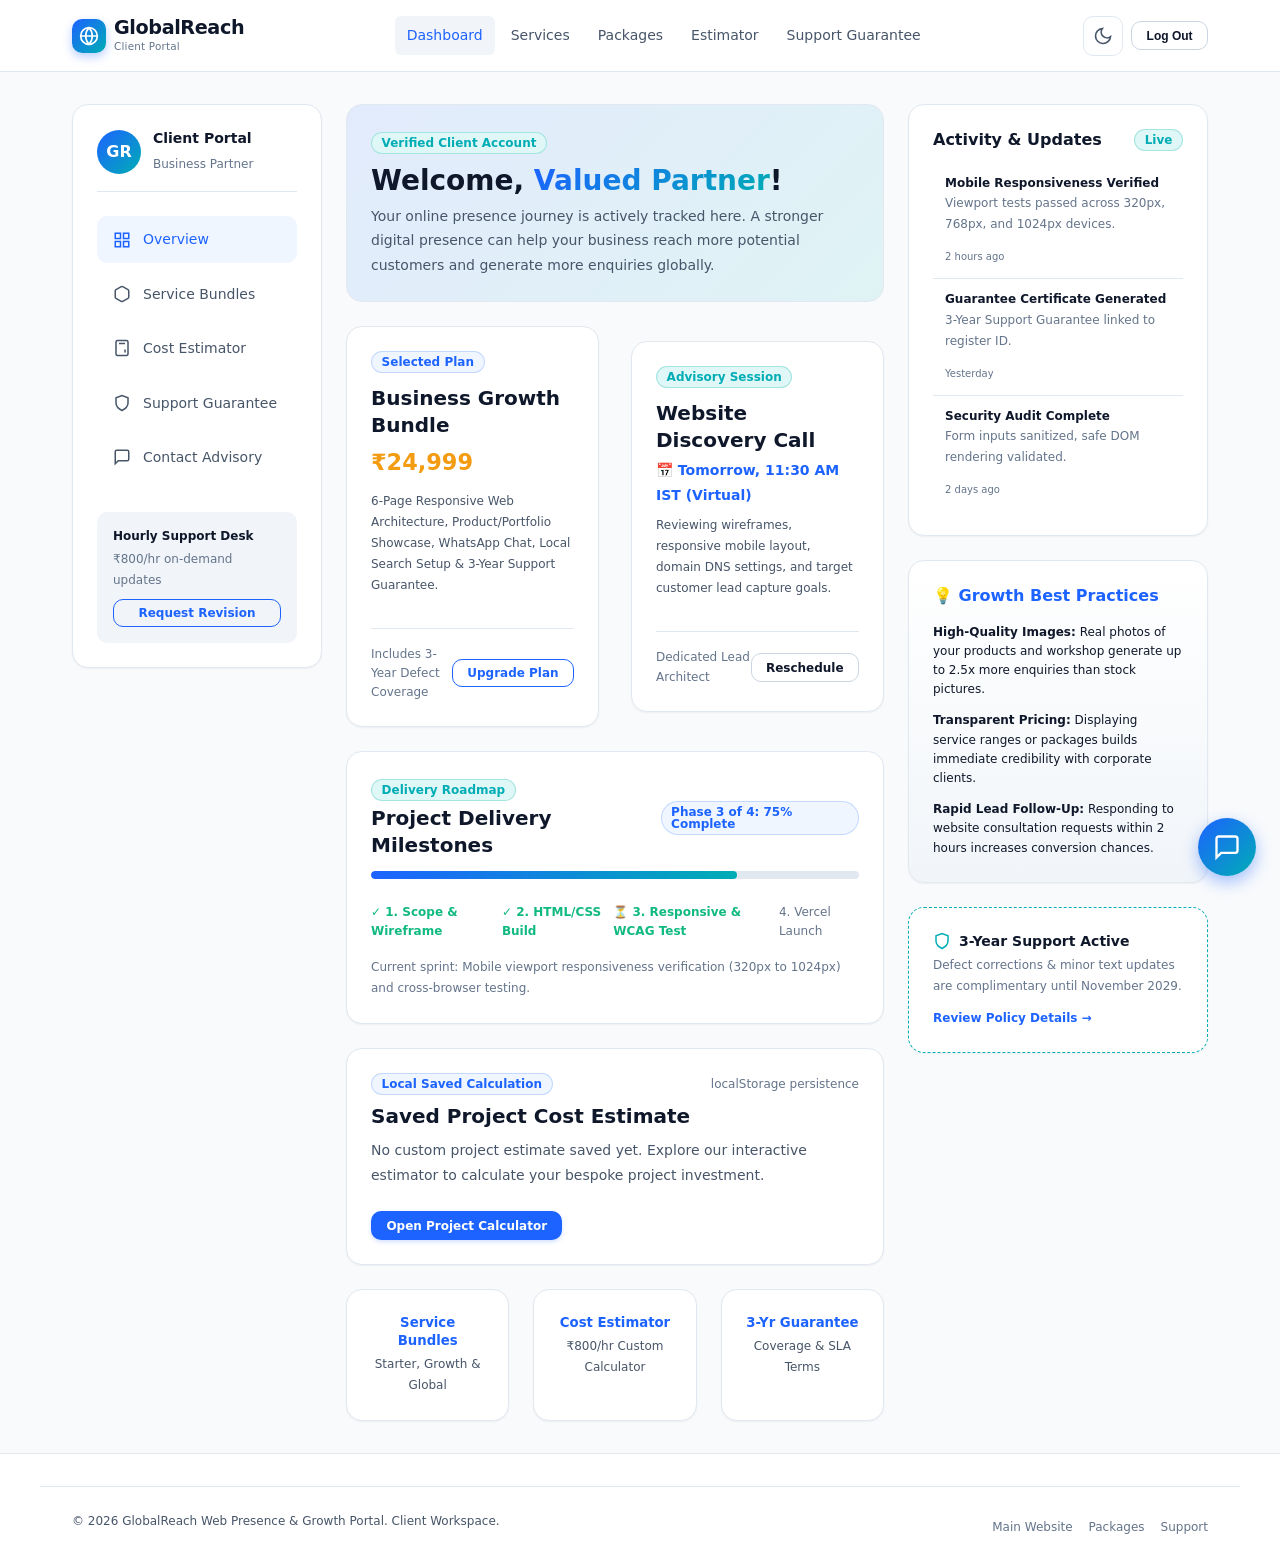
<file: home.html>
<!DOCTYPE html>
<html lang="en" data-theme="light">
<head>
  <meta charset="UTF-8">
  <meta name="viewport" content="width=device-width, initial-scale=1.0">
  <meta name="description" content="GlobalReach Client Dashboard - Track project milestones, saved estimates, consultations, and 3-year support status.">
  <meta name="theme-color" content="#1D63FF">
  <title>Client Dashboard | GlobalReach Portal</title>
  
  <link rel="stylesheet" href="css/variables.css">
  <link rel="stylesheet" href="css/layout.css">
  <link rel="stylesheet" href="css/styles.css">
</head>
<body>
  <a href="#mainContent" class="skip-link">Skip to dashboard overview</a>

  <!-- Header -->
  <header class="site-header" role="banner">
    <div class="container navbar">
      <a href="index.html" class="brand-logo" aria-label="GlobalReach Home">
        <div class="brand-icon" aria-hidden="true">
          <svg viewBox="0 0 24 24" fill="none" stroke-width="2" stroke-linecap="round" stroke-linejoin="round">
            <circle cx="12" cy="12" r="10"></circle>
            <line x1="2" y1="12" x2="22" y2="12"></line>
            <path d="M12 2a15.3 15.3 0 0 1 4 10 15.3 15.3 0 0 1-4 10 15.3 15.3 0 0 1-4-10 15.3 15.3 0 0 1 4-10z"></path>
          </svg>
        </div>
        <div class="brand-text">
          <span class="brand-title">GlobalReach</span>
          <span class="brand-tagline">Client Portal</span>
        </div>
      </a>

      <!-- Desktop Nav -->
      <nav class="nav-menu" role="navigation" aria-label="Dashboard Navigation">
        <a href="home.html" class="nav-link active" aria-current="page">Dashboard</a>
        <a href="index.html#services" class="nav-link">Services</a>
        <a href="index.html#pricing" class="nav-link">Packages</a>
        <a href="index.html#calculator" class="nav-link">Estimator</a>
        <a href="index.html#guarantee" class="nav-link">Support Guarantee</a>
      </nav>

      <div class="nav-actions">
        <button type="button" class="theme-toggle-btn" aria-label="Toggle theme" title="Toggle theme">
          <svg class="icon-moon" viewBox="0 0 24 24" fill="none" stroke="currentColor" stroke-width="2"><path d="M21 12.79A9 9 0 1 1 11.21 3 7 7 0 0 0 21 12.79z"></path></svg>
          <svg class="icon-sun" viewBox="0 0 24 24" fill="none" stroke="currentColor" stroke-width="2"><circle cx="12" cy="12" r="5"></circle><line x1="12" y1="1" x2="12" y2="3"></line><line x1="12" y1="21" x2="12" y2="23"></line><line x1="4.22" y1="4.22" x2="5.64" y2="5.64"></line><line x1="18.36" y1="18.36" x2="19.78" y2="19.78"></line><line x1="1" y1="12" x2="3" y2="12"></line><line x1="21" y1="12" x2="23" y2="12"></line><line x1="4.22" y1="19.78" x2="5.64" y2="18.36"></line><line x1="18.36" y1="5.64" x2="19.78" y2="4.22"></line></svg>
        </button>
        <button type="button" id="dashLogoutBtn" class="btn btn-secondary btn-sm" aria-label="Log out of client session">Log Out</button>
        <button type="button" class="mobile-nav-toggle" aria-expanded="false" aria-controls="mobileDrawer" aria-label="Toggle navigation menu">
          <span class="hamburger-line"></span>
          <span class="hamburger-line"></span>
          <span class="hamburger-line"></span>
        </button>
      </div>
    </div>
  </header>

  <!-- Mobile Drawer -->
  <div class="mobile-drawer-overlay" aria-hidden="true"></div>
  <aside id="mobileDrawer" class="mobile-drawer" aria-label="Mobile Navigation">
    <ul class="mobile-nav-list">
      <li><a href="home.html" class="mobile-nav-link active">Dashboard</a></li>
      <li><a href="index.html" class="mobile-nav-link">Main Portal</a></li>
      <li><a href="index.html#pricing" class="mobile-nav-link">Pricing Plans</a></li>
      <li><a href="index.html#calculator" class="mobile-nav-link">Cost Calculator</a></li>
      <li><a href="index.html#guarantee" class="mobile-nav-link">3-Year Guarantee</a></li>
      <li><a href="index.html#contact" class="mobile-nav-link">Contact Support</a></li>
    </ul>
  </aside>

  <!-- ======================================================================
       Client Dashboard Container
       - Desktop (>= 768px): grid-template-columns: 250px 1fr 300px;
       - Mobile (< 768px): display: flex; flex-direction: column;
       ====================================================================== -->
  <main id="mainContent" class="dashboard-wrapper">
    <div class="container">
      <div id="clientDashboard" class="dashboard-container">
        
        <!-- LEFT COLUMN: Client Navigation Sidebar (250px on desktop) -->
        <aside class="dashboard-sidebar" aria-label="Client Portal Sidebar">
          <div style="display: flex; align-items: center; gap: var(--space-3); margin-bottom: var(--space-6); padding-bottom: var(--space-4); border-bottom: 1px solid var(--border-light);">
            <div style="width: 44px; height: 44px; border-radius: var(--radius-full); background: linear-gradient(135deg, var(--color-blue-primary), var(--color-teal)); color: #fff; display: flex; align-items: center; justify-content: center; font-weight: bold;">
              GR
            </div>
            <div>
              <h5 style="font-size: var(--font-size-sm); margin-bottom: 2px;">Client Portal</h5>
              <span id="dashClientDept" class="text-xs text-muted">Business Partner</span>
            </div>
          </div>

          <nav aria-label="Sidebar Navigation">
            <ul class="dashboard-nav-list">
              <li class="dashboard-nav-item">
                <a href="home.html" class="active" aria-current="page">
                  <svg width="18" height="18" viewBox="0 0 24 24" fill="none" stroke="currentColor" stroke-width="2"><rect x="3" y="3" width="7" height="7"></rect><rect x="14" y="3" width="7" height="7"></rect><rect x="14" y="14" width="7" height="7"></rect><rect x="3" y="14" width="7" height="7"></rect></svg>
                  Overview
                </a>
              </li>
              <li class="dashboard-nav-item">
                <a href="index.html#pricing">
                  <svg width="18" height="18" viewBox="0 0 24 24" fill="none" stroke="currentColor" stroke-width="2"><path d="M21 16V8a2 2 0 0 0-1-1.73l-7-4a2 2 0 0 0-2 0l-7 4A2 2 0 0 0 3 8v8a2 2 0 0 0 1 1.73l7 4a2 2 0 0 0 2 0l7-4A2 2 0 0 0 21 16z"></path></svg>
                  Service Bundles
                </a>
              </li>
              <li class="dashboard-nav-item">
                <a href="index.html#calculator">
                  <svg width="18" height="18" viewBox="0 0 24 24" fill="none" stroke="currentColor" stroke-width="2"><rect x="4" y="2" width="16" height="20" rx="2"></rect><line x1="8" y1="6" x2="16" y2="6"></line><line x1="16" y1="14" x2="16" y2="18"></line><path d="M16 10h.01"></path><path d="M12 10h.01"></path><path d="M8 10h.01"></path><path d="M12 14h.01"></path><path d="M8 14h.01"></path><path d="M12 18h.01"></path><path d="M8 18h.01"></path></svg>
                  Cost Estimator
                </a>
              </li>
              <li class="dashboard-nav-item">
                <a href="index.html#guarantee">
                  <svg width="18" height="18" viewBox="0 0 24 24" fill="none" stroke="currentColor" stroke-width="2"><path d="M12 22s8-4 8-10V5l-8-3-8 3v7c0 6 8 10 8 10z"></path></svg>
                  Support Guarantee
                </a>
              </li>
              <li class="dashboard-nav-item">
                <a href="index.html#contact">
                  <svg width="18" height="18" viewBox="0 0 24 24" fill="none" stroke="currentColor" stroke-width="2"><path d="M21 15a2 2 0 0 1-2 2H7l-4 4V5a2 2 0 0 1 2-2h14a2 2 0 0 1 2 2z"></path></svg>
                  Contact Advisory
                </a>
              </li>
            </ul>
          </nav>

          <div style="margin-top: var(--space-8); padding: var(--space-4); background-color: var(--bg-subtle); border-radius: var(--radius-md);">
            <h6 style="font-size: var(--font-size-xs); margin-bottom: 4px; color: var(--text-primary);">Hourly Support Desk</h6>
            <p class="text-xs text-muted" style="margin-bottom: 8px;">₹800/hr on-demand updates</p>
            <a href="index.html#contact" class="btn btn-outline btn-full btn-sm">Request Revision</a>
          </div>
        </aside>

        <!-- CENTER COLUMN: Primary Client Workflows (1fr on desktop) -->
        <section class="dashboard-main" aria-label="Main Dashboard Content">
          
          <!-- 1. Welcome Card -->
          <div class="dashboard-user-greeting">
            <div>
              <span class="badge badge-teal" style="margin-bottom: 0.5rem;">Verified Client Account</span>
              <h2 style="font-size: 1.75rem; margin-bottom: 0.25rem;">
                Welcome, <span id="dashWelcomeName" class="text-gradient">Valued Client</span>!
              </h2>
              <p class="text-sm text-secondary" style="max-width: 520px; margin: 0;">
                Your online presence journey is actively tracked here. A stronger digital presence can help your business reach more potential customers and generate more enquiries globally.
              </p>
            </div>
            <div style="display: none; @media(min-width: 640px){ display: block; }">
              <span class="badge badge-popular" style="padding: 0.4rem 0.8rem;">Status: Active</span>
            </div>
          </div>

          <!-- 2. Current Package & Project Progress Cards (Grid 2) -->
          <div class="grid-2">
            <!-- Current Package Card -->
            <article class="card">
              <span class="badge badge-blue" style="align-self: flex-start; margin-bottom: 0.75rem;">Selected Plan</span>
              <h3 style="font-size: 1.25rem; margin-bottom: 0.25rem;">Business Growth Bundle</h3>
              <p class="text-accent" style="font-size: 1.4rem; font-weight: bold; margin-bottom: 0.5rem;">₹24,999</p>
              <p class="text-xs text-secondary" style="margin-bottom: var(--space-4);">
                6-Page Responsive Web Architecture, Product/Portfolio Showcase, WhatsApp Chat, Local Search Setup & 3-Year Support Guarantee.
              </p>
              <div class="card-footer" style="display: flex; justify-content: space-between; align-items: center;">
                <span class="text-xs text-muted">Includes 3-Year Defect Coverage</span>
                <a href="index.html#pricing" class="btn btn-outline btn-sm">Upgrade Plan</a>
              </div>
            </article>

            <!-- Upcoming Consultation Card -->
            <article class="card">
              <span class="badge badge-teal" style="align-self: flex-start; margin-bottom: 0.75rem;">Advisory Session</span>
              <h3 style="font-size: 1.25rem; margin-bottom: 0.25rem;">Website Discovery Call</h3>
              <p class="text-sm" style="color: var(--color-blue-primary); font-weight: 600; margin-bottom: 0.5rem;">
                📅 Tomorrow, 11:30 AM IST (Virtual)
              </p>
              <p class="text-xs text-secondary" style="margin-bottom: var(--space-4);">
                Reviewing wireframes, responsive mobile layout, domain DNS settings, and target customer lead capture goals.
              </p>
              <div class="card-footer" style="display: flex; justify-content: space-between; align-items: center;">
                <span class="text-xs text-muted">Dedicated Lead Architect</span>
                <a href="index.html#contact" class="btn btn-secondary btn-sm">Reschedule</a>
              </div>
            </article>
          </div>

          <!-- 3. Project Progress Card -->
          <article class="card">
            <div style="display: flex; justify-content: space-between; align-items: center;">
              <div>
                <span class="badge badge-teal" style="margin-bottom: 4px;">Delivery Roadmap</span>
                <h3 style="font-size: 1.25rem;">Project Delivery Milestones</h3>
              </div>
              <span class="badge badge-blue">Phase 3 of 4: 75% Complete</span>
            </div>

            <div class="progress-bar-container">
              <div class="progress-bar-fill" style="width: 75%;"></div>
            </div>

            <div class="milestone-steps">
              <span class="milestone-step done">✓ 1. Scope & Wireframe</span>
              <span class="milestone-step done">✓ 2. HTML/CSS Build</span>
              <span class="milestone-step done">⏳ 3. Responsive & WCAG Test</span>
              <span class="milestone-step">4. Vercel Launch</span>
            </div>

            <p class="text-xs text-muted" style="margin-top: var(--space-4);">
              Current sprint: Mobile viewport responsiveness verification (320px to 1024px) and cross-browser testing.
            </p>
          </article>

          <!-- 4. Saved Estimate Card (Dynamically populated from localStorage) -->
          <article class="card">
            <div style="display: flex; justify-content: space-between; align-items: center; margin-bottom: 0.5rem;">
              <span class="badge badge-blue">Local Saved Calculation</span>
              <span class="text-xs text-muted">localStorage persistence</span>
            </div>
            <h3 style="font-size: 1.25rem; margin-bottom: 0.5rem;">Saved Project Cost Estimate</h3>
            <div id="dashSavedEstimate">
              <!-- Dynamically populated by js/app.js -->
            </div>
          </article>

          <!-- 5. Quick Links Grid -->
          <div class="grid-3">
            <a href="index.html#pricing" class="card card-hover" style="text-decoration: none; text-align: center;">
              <h5 style="color: var(--color-blue-primary); margin-bottom: 4px;">Service Bundles</h5>
              <p class="text-xs text-secondary">Starter, Growth & Global</p>
            </a>
            <a href="index.html#calculator" class="card card-hover" style="text-decoration: none; text-align: center;">
              <h5 style="color: var(--color-blue-primary); margin-bottom: 4px;">Cost Estimator</h5>
              <p class="text-xs text-secondary">₹800/hr Custom Calculator</p>
            </a>
            <a href="index.html#guarantee" class="card card-hover" style="text-decoration: none; text-align: center;">
              <h5 style="color: var(--color-blue-primary); margin-bottom: 4px;">3-Yr Guarantee</h5>
              <p class="text-xs text-secondary">Coverage & SLA Terms</p>
            </a>
          </div>

        </section>

        <!-- RIGHT COLUMN: Tips & Recent Notifications (300px on desktop) -->
        <aside class="dashboard-aside" aria-label="Portal Notifications and Growth Tips">
          
          <!-- Recent Notifications Card -->
          <div class="card">
            <h4 style="font-size: var(--font-size-base); margin-bottom: var(--space-3); display: flex; align-items: center; justify-content: space-between;">
              <span>Activity & Updates</span>
              <span class="badge badge-teal">Live</span>
            </h4>
            
            <div class="notification-item">
              <h6>Mobile Responsiveness Verified</h6>
              <p class="text-muted">Viewport tests passed across 320px, 768px, and 1024px devices.</p>
              <span class="text-muted" style="font-size: 10px;">2 hours ago</span>
            </div>
            <div class="notification-item">
              <h6>Guarantee Certificate Generated</h6>
              <p class="text-muted">3-Year Support Guarantee linked to register ID.</p>
              <span class="text-muted" style="font-size: 10px;">Yesterday</span>
            </div>
            <div class="notification-item">
              <h6>Security Audit Complete</h6>
              <p class="text-muted">Form inputs sanitized, safe DOM rendering validated.</p>
              <span class="text-muted" style="font-size: 10px;">2 days ago</span>
            </div>
          </div>

          <!-- Web Presence Growth Tips -->
          <div class="card" style="background: linear-gradient(180deg, var(--bg-surface), var(--bg-subtle));">
            <h4 style="font-size: var(--font-size-base); margin-bottom: var(--space-2); color: var(--color-blue-primary);">
              💡 Growth Best Practices
            </h4>
            <ul style="list-style: none; display: flex; flex-direction: column; gap: var(--space-3); margin-top: var(--space-2);">
              <li class="text-xs text-secondary">
                <strong>High-Quality Images:</strong> Real photos of your products and workshop generate up to 2.5x more enquiries than stock pictures.
              </li>
              <li class="text-xs text-secondary">
                <strong>Transparent Pricing:</strong> Displaying service ranges or packages builds immediate credibility with corporate clients.
              </li>
              <li class="text-xs text-secondary">
                <strong>Rapid Lead Follow-Up:</strong> Responding to website consultation requests within 2 hours increases conversion chances.
              </li>
            </ul>
          </div>

          <!-- Support Guarantee Reminder -->
          <div class="card" style="border: 1px dashed var(--color-teal);">
            <div style="display: flex; gap: var(--space-2); align-items: center; margin-bottom: 4px;">
              <svg width="18" height="18" viewBox="0 0 24 24" fill="none" stroke="var(--color-teal)" stroke-width="2"><path d="M12 22s8-4 8-10V5l-8-3-8 3v7c0 6 8 10 8 10z"></path></svg>
              <h5 style="font-size: var(--font-size-sm); margin: 0;">3-Year Support Active</h5>
            </div>
            <p class="text-xs text-muted" style="margin-bottom: var(--space-3);">
              Defect corrections & minor text updates are complimentary until November 2029.
            </p>
            <a href="index.html#guarantee" class="text-xs" style="color: var(--color-blue-primary); text-decoration: none; font-weight: 600;">Review Policy Details →</a>
          </div>

        </aside>

      </div>
    </div>
  </main>

  <!-- Footer -->
  <footer class="site-footer" style="padding-top: var(--space-8); padding-bottom: var(--space-6);">
    <div class="container footer-bottom">
      <p>&copy; 2026 GlobalReach Web Presence & Growth Portal. Client Workspace.</p>
      <ul class="footer-legal-links">
        <li><a href="index.html">Main Website</a></li>
        <li><a href="index.html#pricing">Packages</a></li>
        <li><a href="index.html#contact">Support</a></li>
      </ul>
    </div>
  </footer>

  <!-- Floating Chatbot Widget -->
  <button type="button" id="chatbotFab" class="chatbot-fab" aria-expanded="false" aria-controls="chatbotWindow" aria-label="Open ReachBot assistant">
    <svg viewBox="0 0 24 24" fill="none" stroke="currentColor" stroke-width="2"><path d="M21 15a2 2 0 0 1-2 2H7l-4 4V5a2 2 0 0 1 2-2h14a2 2 0 0 1 2 2z"></path></svg>
  </button>
  <aside id="chatbotWindow" class="chatbot-window" aria-label="ReachBot Chat Window">
    <div class="chatbot-header">
      <div class="chatbot-header-info">
        <div class="chatbot-avatar" aria-hidden="true">
          <svg width="18" height="18" viewBox="0 0 24 24" fill="none" stroke="currentColor" stroke-width="2"><path d="M12 2a2 2 0 0 1 2 2v2a2 2 0 0 1-2 2 2 2 0 0 1-2-2V4a2 2 0 0 1 2-2z"></path><rect x="3" y="8" width="18" height="12" rx="2"></rect><circle cx="9" cy="14" r="1"></circle><circle cx="15" cy="14" r="1"></circle></svg>
        </div>
        <div>
          <h4 class="chatbot-title">ReachBot Assistant</h4>
          <span class="chatbot-subtitle">● Online • Instant Help</span>
        </div>
      </div>
      <button type="button" id="chatbotCloseBtn" class="chatbot-close-btn" aria-label="Close chat window">
        <svg width="18" height="18" viewBox="0 0 24 24" fill="none" stroke="currentColor" stroke-width="2"><line x1="18" y1="6" x2="6" y2="18"></line><line x1="6" y1="6" x2="18" y2="18"></line></svg>
      </button>
    </div>
    <div id="chatbotMessages" class="chatbot-messages" role="log"></div>
    <div class="chatbot-suggestions">
      <button type="button" class="suggestion-chip" data-query="support">Support</button>
      <button type="button" class="suggestion-chip" data-query="guarantee">3-Yr Guarantee</button>
      <button type="button" class="suggestion-chip" data-query="hourly">Hourly ₹800</button>
    </div>
    <form id="chatbotForm" class="chatbot-input-form" novalidate>
      <input type="text" id="chatbotInput" class="chatbot-input" placeholder="Ask ReachBot..." autocomplete="off">
      <button type="submit" class="chatbot-send-btn" aria-label="Send">
        <svg width="16" height="16" viewBox="0 0 24 24" fill="none" stroke="currentColor" stroke-width="2"><line x1="22" y1="2" x2="11" y2="13"></line><polygon points="22 2 15 22 11 13 2 9 22 2"></polygon></svg>
      </button>
    </form>
  </aside>

  <!-- JavaScript Modules -->
  <script src="js/storage.js"></script>
  <script src="js/theme.js"></script>
  <script src="js/calculator.js"></script>
  <script src="js/chatbot.js"></script>
  <script src="js/app.js"></script>
</body>
</html>
</file>
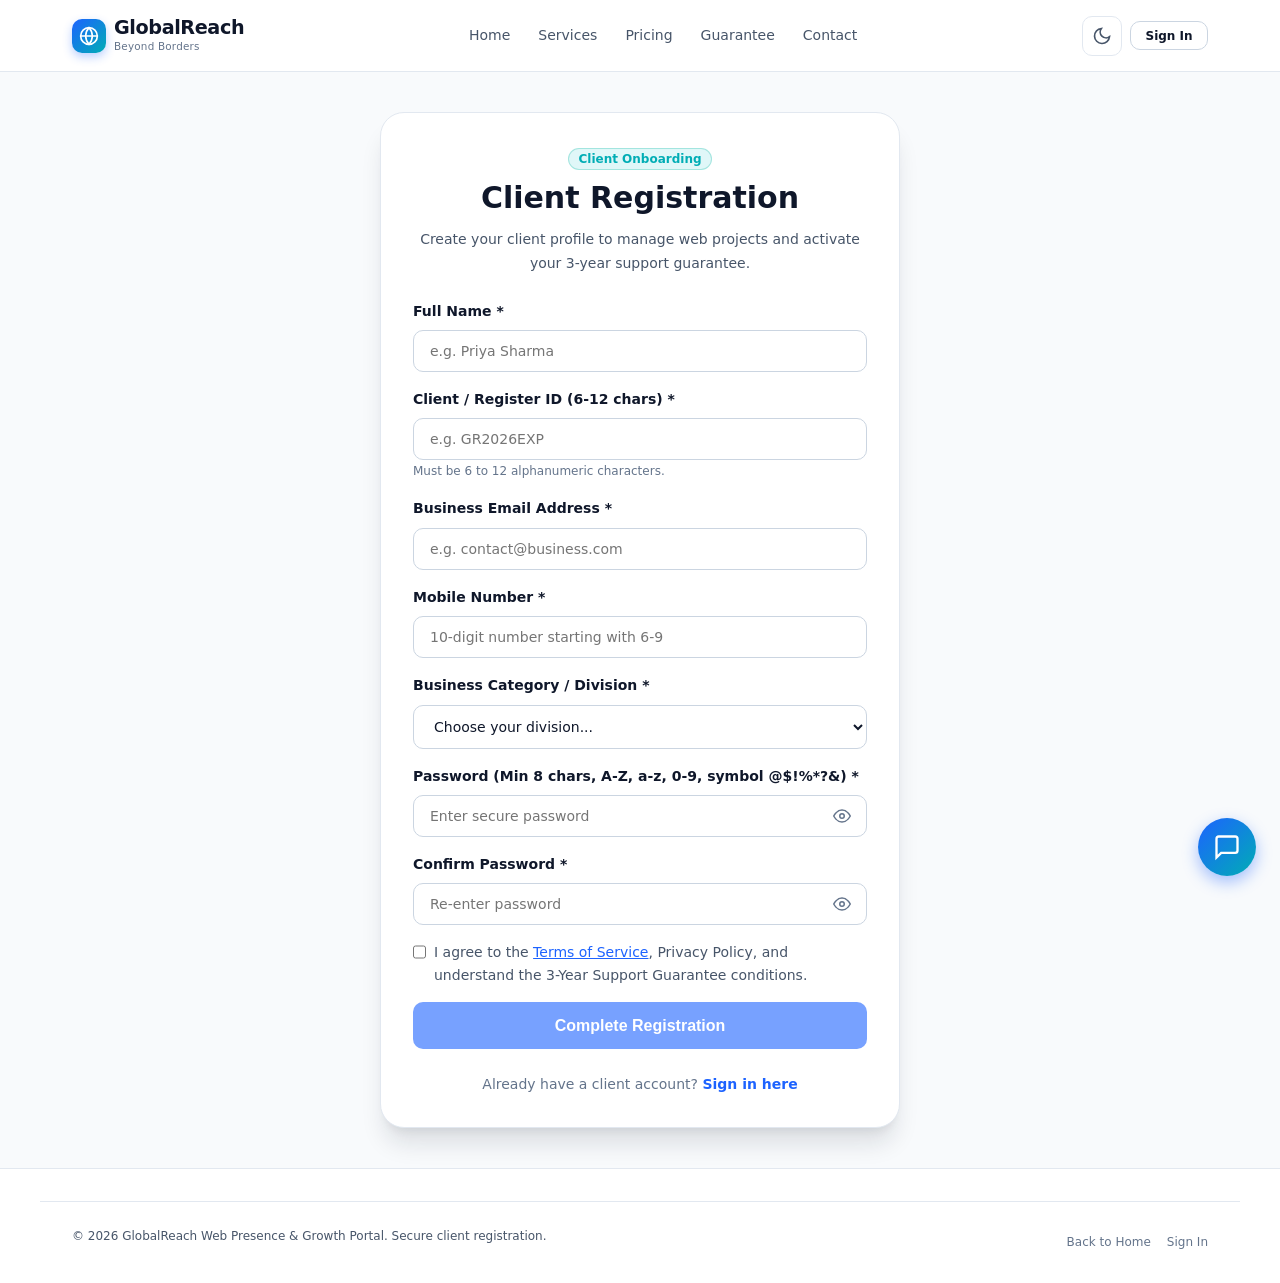
<file: register.html>
<!DOCTYPE html>
<html lang="en" data-theme="light">
<head>
  <meta charset="UTF-8">
  <meta name="viewport" content="width=device-width, initial-scale=1.0">
  <meta name="description" content="Register your GlobalReach client account to manage website projects, schedule consultations, and access support guarantees.">
  <meta name="theme-color" content="#1D63FF">
  <title>Client Registration | GlobalReach Portal</title>
  
  <!-- CSS Stylesheets -->
  <link rel="stylesheet" href="css/variables.css">
  <link rel="stylesheet" href="css/layout.css">
  <link rel="stylesheet" href="css/styles.css">
</head>
<body>
  <!-- Skip Link -->
  <a href="#mainContent" class="skip-link">Skip to registration form</a>

  <!-- Header -->
  <header class="site-header" role="banner">
    <div class="container navbar">
      <a href="index.html" class="brand-logo" aria-label="GlobalReach Home">
        <div class="brand-icon" aria-hidden="true">
          <svg viewBox="0 0 24 24" fill="none" stroke-width="2" stroke-linecap="round" stroke-linejoin="round">
            <circle cx="12" cy="12" r="10"></circle>
            <line x1="2" y1="12" x2="22" y2="12"></line>
            <path d="M12 2a15.3 15.3 0 0 1 4 10 15.3 15.3 0 0 1-4 10 15.3 15.3 0 0 1-4-10 15.3 15.3 0 0 1 4-10z"></path>
          </svg>
        </div>
        <div class="brand-text">
          <span class="brand-title">GlobalReach</span>
          <span class="brand-tagline">Beyond Borders</span>
        </div>
      </a>

      <!-- Desktop Nav -->
      <nav class="nav-menu" role="navigation" aria-label="Primary Navigation">
        <a href="index.html" class="nav-link">Home</a>
        <a href="index.html#services" class="nav-link">Services</a>
        <a href="index.html#pricing" class="nav-link">Pricing</a>
        <a href="index.html#guarantee" class="nav-link">Guarantee</a>
        <a href="index.html#contact" class="nav-link">Contact</a>
      </nav>

      <!-- Nav Actions -->
      <div class="nav-actions">
        <button type="button" class="theme-toggle-btn" aria-label="Toggle theme" title="Toggle theme">
          <svg class="icon-moon" viewBox="0 0 24 24" fill="none" stroke="currentColor" stroke-width="2"><path d="M21 12.79A9 9 0 1 1 11.21 3 7 7 0 0 0 21 12.79z"></path></svg>
          <svg class="icon-sun" viewBox="0 0 24 24" fill="none" stroke="currentColor" stroke-width="2"><circle cx="12" cy="12" r="5"></circle><line x1="12" y1="1" x2="12" y2="3"></line><line x1="12" y1="21" x2="12" y2="23"></line><line x1="4.22" y1="4.22" x2="5.64" y2="5.64"></line><line x1="18.36" y1="18.36" x2="19.78" y2="19.78"></line><line x1="1" y1="12" x2="3" y2="12"></line><line x1="21" y1="12" x2="23" y2="12"></line><line x1="4.22" y1="19.78" x2="5.64" y2="18.36"></line><line x1="18.36" y1="5.64" x2="19.78" y2="4.22"></line></svg>
        </button>
        <a href="signin.html" class="btn btn-secondary btn-sm">Sign In</a>
        <button type="button" class="mobile-nav-toggle" aria-expanded="false" aria-controls="mobileDrawer" aria-label="Toggle navigation menu">
          <span class="hamburger-line"></span>
          <span class="hamburger-line"></span>
          <span class="hamburger-line"></span>
        </button>
      </div>
    </div>
  </header>

  <!-- Mobile Drawer -->
  <div class="mobile-drawer-overlay" aria-hidden="true"></div>
  <aside id="mobileDrawer" class="mobile-drawer" aria-label="Mobile Navigation">
    <ul class="mobile-nav-list">
      <li><a href="index.html" class="mobile-nav-link">Home</a></li>
      <li><a href="index.html#services" class="mobile-nav-link">Services</a></li>
      <li><a href="index.html#pricing" class="mobile-nav-link">Pricing</a></li>
      <li><a href="index.html#guarantee" class="mobile-nav-link">Guarantee</a></li>
      <li><a href="signin.html" class="mobile-nav-link">Sign In</a></li>
      <li><a href="register.html" class="mobile-nav-link active">Register</a></li>
    </ul>
  </aside>

  <!-- Main Content -->
  <main id="mainContent" class="auth-wrapper">
    <div class="auth-card">
      <div class="auth-header">
        <span class="badge badge-teal" style="margin-bottom: 0.5rem;">Client Onboarding</span>
        <h2>Client Registration</h2>
        <p class="text-sm text-secondary">
          Create your client profile to manage web projects and activate your 3-year support guarantee.
        </p>
      </div>

      <!-- Feedback Alert Banner -->
      <div id="registerAlert" class="alert-banner" role="alert"></div>

      <!-- Registration Form -->
      <form id="registrationForm" novalidate>
        <!-- Full Name -->
        <div class="form-group">
          <label for="fullName" class="form-label">Full Name *</label>
          <input type="text" id="fullName" name="fullName" class="form-control" placeholder="e.g. Priya Sharma" required autocomplete="name">
        </div>

        <!-- Employee / Register ID -->
        <div class="form-group">
          <label for="empId" class="form-label">Client / Register ID (6-12 chars) *</label>
          <input type="text" id="empId" name="empId" class="form-control" placeholder="e.g. GR2026EXP" required autocomplete="off">
          <span class="text-xs text-muted" style="margin-top: 2px; display: block;">Must be 6 to 12 alphanumeric characters.</span>
        </div>

        <!-- Email Address -->
        <div class="form-group">
          <label for="email" class="form-label">Business Email Address *</label>
          <input type="email" id="email" name="email" class="form-control" placeholder="e.g. contact@business.com" required autocomplete="email">
        </div>

        <!-- Mobile Number -->
        <div class="form-group">
          <label for="mobile" class="form-label">Mobile Number *</label>
          <input type="tel" id="mobile" name="mobile" class="form-control" placeholder="10-digit number starting with 6-9" required autocomplete="tel">
        </div>

        <!-- Division Dropdown -->
        <div class="form-group">
          <label for="dept" class="form-label">Business Category / Division *</label>
          <select id="dept" name="dept" class="form-control" required>
            <option value="">Choose your division...</option>
            <option value="Business Owner">Business Owner</option>
            <option value="Freelancer">Freelancer</option>
            <option value="Startup">Startup</option>
            <option value="Local Store">Local Store</option>
            <option value="Other">Other</option>
          </select>
        </div>

        <!-- Password -->
        <div class="form-group">
          <label for="password" class="form-label">Password (Min 8 chars, A-Z, a-z, 0-9, symbol @$!%*?&) *</label>
          <div class="password-input-wrapper">
            <input type="password" id="password" name="password" class="form-control" placeholder="Enter secure password" required autocomplete="new-password">
            <button type="button" class="password-toggle-btn" data-target="password" aria-label="Show password" title="Show password">
              <svg class="icon-eye" width="18" height="18" viewBox="0 0 24 24" fill="none" stroke="currentColor" stroke-width="2"><path d="M1 12s4-8 11-8 11 8 11 8-4 8-11 8-11-8-11-8z"></path><circle cx="12" cy="12" r="3"></circle></svg>
              <svg class="icon-eye-slash" width="18" height="18" viewBox="0 0 24 24" fill="none" stroke="currentColor" stroke-width="2" style="display:none;"><path d="M17.94 17.94A10.07 10.07 0 0 1 12 20c-7 0-11-8-11-8a18.45 18.45 0 0 1 5.06-5.94M9.9 4.24A9.12 9.12 0 0 1 12 4c7 0 11 8 11 8a18.5 18.5 0 0 1-2.16 3.19m-6.72-1.07a3 3 0 1 1-4.24-4.24"></path><line x1="1" y1="1" x2="23" y2="23"></line></svg>
            </button>
          </div>
        </div>

        <!-- Confirm Password -->
        <div class="form-group">
          <label for="confirmPassword" class="form-label">Confirm Password *</label>
          <div class="password-input-wrapper">
            <input type="password" id="confirmPassword" name="confirmPassword" class="form-control" placeholder="Re-enter password" required autocomplete="new-password">
            <button type="button" class="password-toggle-btn" data-target="confirmPassword" aria-label="Show password" title="Show password">
              <svg class="icon-eye" width="18" height="18" viewBox="0 0 24 24" fill="none" stroke="currentColor" stroke-width="2"><path d="M1 12s4-8 11-8 11 8 11 8-4 8-11 8-11-8-11-8z"></path><circle cx="12" cy="12" r="3"></circle></svg>
              <svg class="icon-eye-slash" width="18" height="18" viewBox="0 0 24 24" fill="none" stroke="currentColor" stroke-width="2" style="display:none;"><path d="M17.94 17.94A10.07 10.07 0 0 1 12 20c-7 0-11-8-11-8a18.45 18.45 0 0 1 5.06-5.94M9.9 4.24A9.12 9.12 0 0 1 12 4c7 0 11 8 11 8a18.5 18.5 0 0 1-2.16 3.19m-6.72-1.07a3 3 0 1 1-4.24-4.24"></path><line x1="1" y1="1" x2="23" y2="23"></line></svg>
            </button>
          </div>
        </div>

        <!-- Terms Checkbox -->
        <div class="checkbox-group">
          <input type="checkbox" id="terms" name="terms" required>
          <label for="terms">
            I agree to the <a href="index.html#terms" target="_blank" style="color: var(--color-blue-primary);">Terms of Service</a>, Privacy Policy, and understand the 3-Year Support Guarantee conditions.
          </label>
        </div>

        <!-- Submit Button (Disabled until form is valid) -->
        <button type="submit" id="registerSubmitBtn" class="btn btn-primary btn-full btn-lg" disabled aria-disabled="true">
          Complete Registration
        </button>
      </form>

      <div class="auth-footer">
        Already have a client account? <a href="signin.html">Sign in here</a>
      </div>
    </div>
  </main>

  <!-- Footer -->
  <footer class="site-footer" style="padding-top: var(--space-8); padding-bottom: var(--space-6);">
    <div class="container footer-bottom">
      <p>&copy; 2026 GlobalReach Web Presence & Growth Portal. Secure client registration.</p>
      <ul class="footer-legal-links">
        <li><a href="index.html">Back to Home</a></li>
        <li><a href="signin.html">Sign In</a></li>
      </ul>
    </div>
  </footer>

  <!-- Floating Chatbot Widget -->
  <button type="button" id="chatbotFab" class="chatbot-fab" aria-expanded="false" aria-controls="chatbotWindow" aria-label="Open ReachBot assistant">
    <svg viewBox="0 0 24 24" fill="none" stroke="currentColor" stroke-width="2"><path d="M21 15a2 2 0 0 1-2 2H7l-4 4V5a2 2 0 0 1 2-2h14a2 2 0 0 1 2 2z"></path></svg>
  </button>
  <aside id="chatbotWindow" class="chatbot-window" aria-label="ReachBot Chat Window">
    <div class="chatbot-header">
      <div class="chatbot-header-info">
        <div class="chatbot-avatar" aria-hidden="true">
          <svg width="18" height="18" viewBox="0 0 24 24" fill="none" stroke="currentColor" stroke-width="2"><path d="M12 2a2 2 0 0 1 2 2v2a2 2 0 0 1-2 2 2 2 0 0 1-2-2V4a2 2 0 0 1 2-2z"></path><rect x="3" y="8" width="18" height="12" rx="2"></rect><circle cx="9" cy="14" r="1"></circle><circle cx="15" cy="14" r="1"></circle></svg>
        </div>
        <div>
          <h4 class="chatbot-title">ReachBot Assistant</h4>
          <span class="chatbot-subtitle">● Online • Instant Help</span>
        </div>
      </div>
      <button type="button" id="chatbotCloseBtn" class="chatbot-close-btn" aria-label="Close chat window">
        <svg width="18" height="18" viewBox="0 0 24 24" fill="none" stroke="currentColor" stroke-width="2"><line x1="18" y1="6" x2="6" y2="18"></line><line x1="6" y1="6" x2="18" y2="18"></line></svg>
      </button>
    </div>
    <div id="chatbotMessages" class="chatbot-messages" role="log"></div>
    <div class="chatbot-suggestions">
      <button type="button" class="suggestion-chip" data-query="guarantee">3-Yr Guarantee</button>
      <button type="button" class="suggestion-chip" data-query="pricing">Pricing</button>
      <button type="button" class="suggestion-chip" data-query="support">Support</button>
    </div>
    <form id="chatbotForm" class="chatbot-input-form" novalidate>
      <input type="text" id="chatbotInput" class="chatbot-input" placeholder="Ask a question..." autocomplete="off">
      <button type="submit" class="chatbot-send-btn" aria-label="Send message">
        <svg width="16" height="16" viewBox="0 0 24 24" fill="none" stroke="currentColor" stroke-width="2"><line x1="22" y1="2" x2="11" y2="13"></line><polygon points="22 2 15 22 11 13 2 9 22 2"></polygon></svg>
      </button>
    </form>
  </aside>

  <!-- Scripts -->
  <script src="js/storage.js"></script>
  <script src="js/theme.js"></script>
  <script src="js/validation.js"></script>
  <script src="js/chatbot.js"></script>
  <script src="js/app.js"></script>
</body>
</html>
</file>
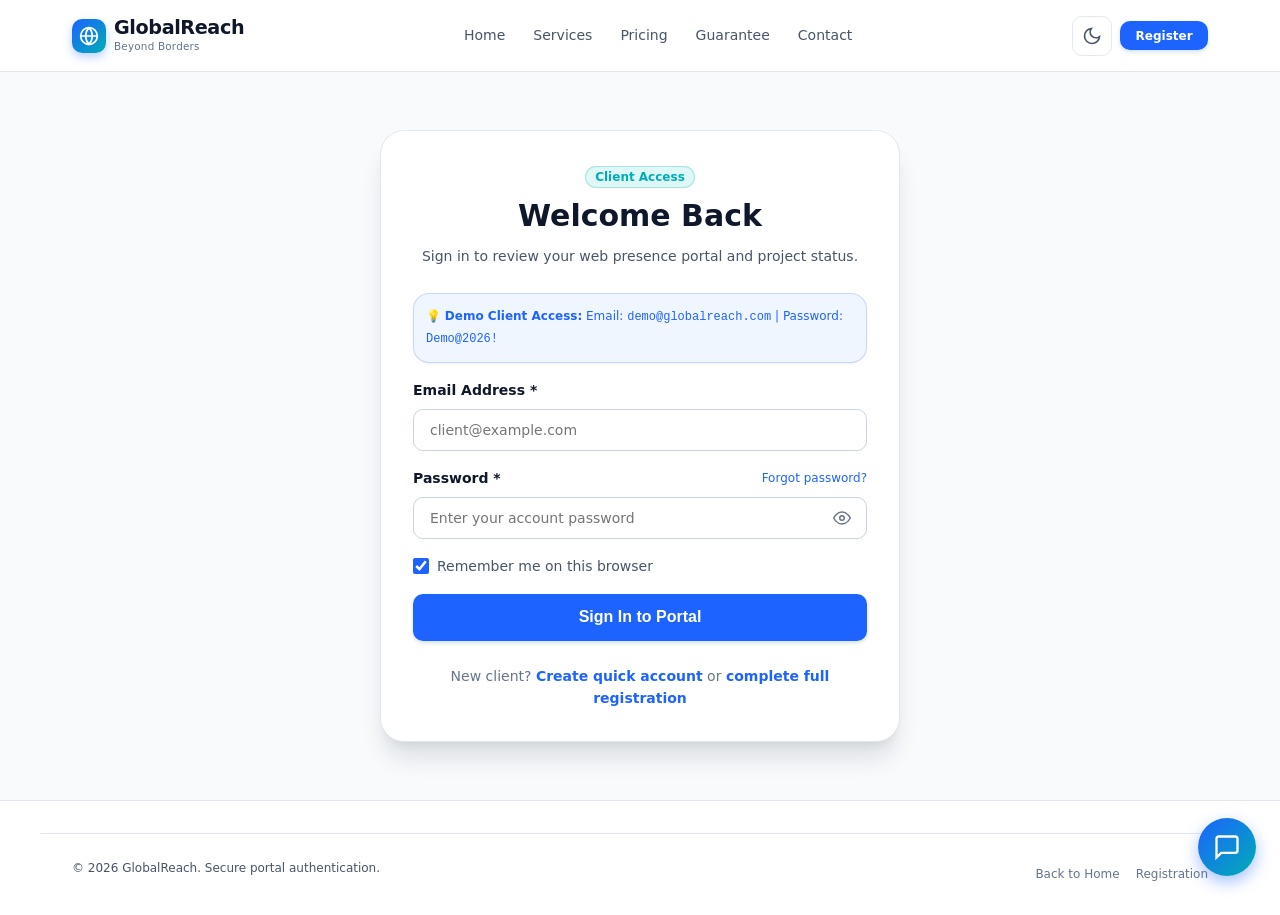
<file: signin.html>
<!DOCTYPE html>
<html lang="en" data-theme="light">
<head>
  <meta charset="UTF-8">
  <meta name="viewport" content="width=device-width, initial-scale=1.0">
  <meta name="description" content="Sign in to your GlobalReach client portal to track website development, estimates, and support tickets.">
  <meta name="theme-color" content="#1D63FF">
  <title>Client Sign In | GlobalReach Portal</title>
  
  <link rel="stylesheet" href="css/variables.css">
  <link rel="stylesheet" href="css/layout.css">
  <link rel="stylesheet" href="css/styles.css">
</head>
<body>
  <a href="#mainContent" class="skip-link">Skip to sign-in form</a>

  <!-- Header -->
  <header class="site-header" role="banner">
    <div class="container navbar">
      <a href="index.html" class="brand-logo" aria-label="GlobalReach Home">
        <div class="brand-icon" aria-hidden="true">
          <svg viewBox="0 0 24 24" fill="none" stroke-width="2" stroke-linecap="round" stroke-linejoin="round">
            <circle cx="12" cy="12" r="10"></circle>
            <line x1="2" y1="12" x2="22" y2="12"></line>
            <path d="M12 2a15.3 15.3 0 0 1 4 10 15.3 15.3 0 0 1-4 10 15.3 15.3 0 0 1-4-10 15.3 15.3 0 0 1 4-10z"></path>
          </svg>
        </div>
        <div class="brand-text">
          <span class="brand-title">GlobalReach</span>
          <span class="brand-tagline">Beyond Borders</span>
        </div>
      </a>

      <nav class="nav-menu" role="navigation" aria-label="Primary Navigation">
        <a href="index.html" class="nav-link">Home</a>
        <a href="index.html#services" class="nav-link">Services</a>
        <a href="index.html#pricing" class="nav-link">Pricing</a>
        <a href="index.html#guarantee" class="nav-link">Guarantee</a>
        <a href="index.html#contact" class="nav-link">Contact</a>
      </nav>

      <div class="nav-actions">
        <button type="button" class="theme-toggle-btn" aria-label="Toggle theme" title="Toggle theme">
          <svg class="icon-moon" viewBox="0 0 24 24" fill="none" stroke="currentColor" stroke-width="2"><path d="M21 12.79A9 9 0 1 1 11.21 3 7 7 0 0 0 21 12.79z"></path></svg>
          <svg class="icon-sun" viewBox="0 0 24 24" fill="none" stroke="currentColor" stroke-width="2"><circle cx="12" cy="12" r="5"></circle><line x1="12" y1="1" x2="12" y2="3"></line><line x1="12" y1="21" x2="12" y2="23"></line><line x1="4.22" y1="4.22" x2="5.64" y2="5.64"></line><line x1="18.36" y1="18.36" x2="19.78" y2="19.78"></line><line x1="1" y1="12" x2="3" y2="12"></line><line x1="21" y1="12" x2="23" y2="12"></line><line x1="4.22" y1="19.78" x2="5.64" y2="18.36"></line><line x1="18.36" y1="5.64" x2="19.78" y2="4.22"></line></svg>
        </button>
        <a href="register.html" class="btn btn-primary btn-sm">Register</a>
        <button type="button" class="mobile-nav-toggle" aria-expanded="false" aria-controls="mobileDrawer" aria-label="Toggle navigation menu">
          <span class="hamburger-line"></span>
          <span class="hamburger-line"></span>
          <span class="hamburger-line"></span>
        </button>
      </div>
    </div>
  </header>

  <!-- Mobile Drawer -->
  <div class="mobile-drawer-overlay" aria-hidden="true"></div>
  <aside id="mobileDrawer" class="mobile-drawer" aria-label="Mobile Navigation">
    <ul class="mobile-nav-list">
      <li><a href="index.html" class="mobile-nav-link">Home</a></li>
      <li><a href="index.html#pricing" class="mobile-nav-link">Pricing</a></li>
      <li><a href="signin.html" class="mobile-nav-link active">Sign In</a></li>
      <li><a href="register.html" class="mobile-nav-link">Register</a></li>
    </ul>
  </aside>

  <!-- Main Sign In Form Area -->
  <main id="mainContent" class="auth-wrapper">
    <div class="auth-card">
      <div class="auth-header">
        <span class="badge badge-teal" style="margin-bottom: 0.5rem;">Client Access</span>
        <h2>Welcome Back</h2>
        <p class="text-sm text-secondary">Sign in to review your web presence portal and project status.</p>
      </div>

      <!-- Dynamic Error / Success Alert Banner -->
      <div id="signinAlert" class="alert-banner" role="alert"></div>

      <!-- Quick Demo Credentials Banner -->
      <div class="card" style="padding: var(--space-3); margin-bottom: var(--space-4); background-color: var(--color-info-bg); border-color: rgba(29, 99, 255, 0.2);">
        <p class="text-xs" style="color: var(--color-blue-primary); margin: 0;">
          💡 <strong>Demo Client Access:</strong> Email: <code>demo@globalreach.com</code> | Password: <code>Demo@2026!</code>
        </p>
      </div>

      <form id="signinForm" novalidate>
        <div class="form-group">
          <label for="signinEmail" class="form-label">Email Address *</label>
          <input type="email" id="signinEmail" name="email" class="form-control" placeholder="client@example.com" required autocomplete="email">
        </div>

        <div class="form-group">
          <div style="display: flex; justify-content: space-between; align-items: center; margin-bottom: var(--space-2);">
            <label for="signinPassword" class="form-label" style="margin-bottom: 0;">Password *</label>
            <a href="#forgot" style="font-size: var(--font-size-xs); color: var(--color-blue-primary); text-decoration: none;">Forgot password?</a>
          </div>
          <div class="password-input-wrapper">
            <input type="password" id="signinPassword" name="password" class="form-control" placeholder="Enter your account password" required autocomplete="current-password">
            <button type="button" class="password-toggle-btn" data-target="signinPassword" aria-label="Show password" title="Show password">
              <svg class="icon-eye" width="18" height="18" viewBox="0 0 24 24" fill="none" stroke="currentColor" stroke-width="2"><path d="M1 12s4-8 11-8 11 8 11 8-4 8-11 8-11-8-11-8z"></path><circle cx="12" cy="12" r="3"></circle></svg>
              <svg class="icon-eye-slash" width="18" height="18" viewBox="0 0 24 24" fill="none" stroke="currentColor" stroke-width="2" style="display:none;"><path d="M17.94 17.94A10.07 10.07 0 0 1 12 20c-7 0-11-8-11-8a18.45 18.45 0 0 1 5.06-5.94M9.9 4.24A9.12 9.12 0 0 1 12 4c7 0 11 8 11 8a18.5 18.5 0 0 1-2.16 3.19m-6.72-1.07a3 3 0 1 1-4.24-4.24"></path><line x1="1" y1="1" x2="23" y2="23"></line></svg>
            </button>
          </div>
        </div>

        <div class="checkbox-group">
          <input type="checkbox" id="rememberMe" name="rememberMe" checked>
          <label for="rememberMe">Remember me on this browser</label>
        </div>

        <button type="submit" id="signinSubmitBtn" class="btn btn-primary btn-full btn-lg">
          Sign In to Portal
        </button>
      </form>

      <div class="auth-footer">
        New client? <a href="signup.html">Create quick account</a> or <a href="register.html">complete full registration</a>
      </div>
    </div>
  </main>

  <footer class="site-footer" style="padding-top: var(--space-8); padding-bottom: var(--space-6);">
    <div class="container footer-bottom">
      <p>&copy; 2026 GlobalReach. Secure portal authentication.</p>
      <ul class="footer-legal-links">
        <li><a href="index.html">Back to Home</a></li>
        <li><a href="register.html">Registration</a></li>
      </ul>
    </div>
  </footer>

  <!-- Chatbot -->
  <button type="button" id="chatbotFab" class="chatbot-fab" aria-expanded="false" aria-controls="chatbotWindow" aria-label="Open ReachBot">
    <svg viewBox="0 0 24 24" fill="none" stroke="currentColor" stroke-width="2"><path d="M21 15a2 2 0 0 1-2 2H7l-4 4V5a2 2 0 0 1 2-2h14a2 2 0 0 1 2 2z"></path></svg>
  </button>
  <aside id="chatbotWindow" class="chatbot-window" aria-label="ReachBot Chat">
    <div class="chatbot-header">
      <div class="chatbot-header-info">
        <h4 class="chatbot-title">ReachBot Assistant</h4>
      </div>
      <button type="button" id="chatbotCloseBtn" class="chatbot-close-btn" aria-label="Close chat window">
        <svg width="18" height="18" viewBox="0 0 24 24" fill="none" stroke="currentColor" stroke-width="2"><line x1="18" y1="6" x2="6" y2="18"></line><line x1="6" y1="6" x2="18" y2="18"></line></svg>
      </button>
    </div>
    <div id="chatbotMessages" class="chatbot-messages" role="log"></div>
    <div class="chatbot-suggestions">
      <button type="button" class="suggestion-chip" data-query="support">Support</button>
      <button type="button" class="suggestion-chip" data-query="consultation">Consultation</button>
    </div>
    <form id="chatbotForm" class="chatbot-input-form" novalidate>
      <input type="text" id="chatbotInput" class="chatbot-input" placeholder="Type a message..." autocomplete="off">
      <button type="submit" class="chatbot-send-btn" aria-label="Send">
        <svg width="16" height="16" viewBox="0 0 24 24" fill="none" stroke="currentColor" stroke-width="2"><line x1="22" y1="2" x2="11" y2="13"></line><polygon points="22 2 15 22 11 13 2 9 22 2"></polygon></svg>
      </button>
    </form>
  </aside>

  <script src="js/storage.js"></script>
  <script src="js/theme.js"></script>
  <script src="js/validation.js"></script>
  <script src="js/chatbot.js"></script>
  <script src="js/app.js"></script>
</body>
</html>
</file>
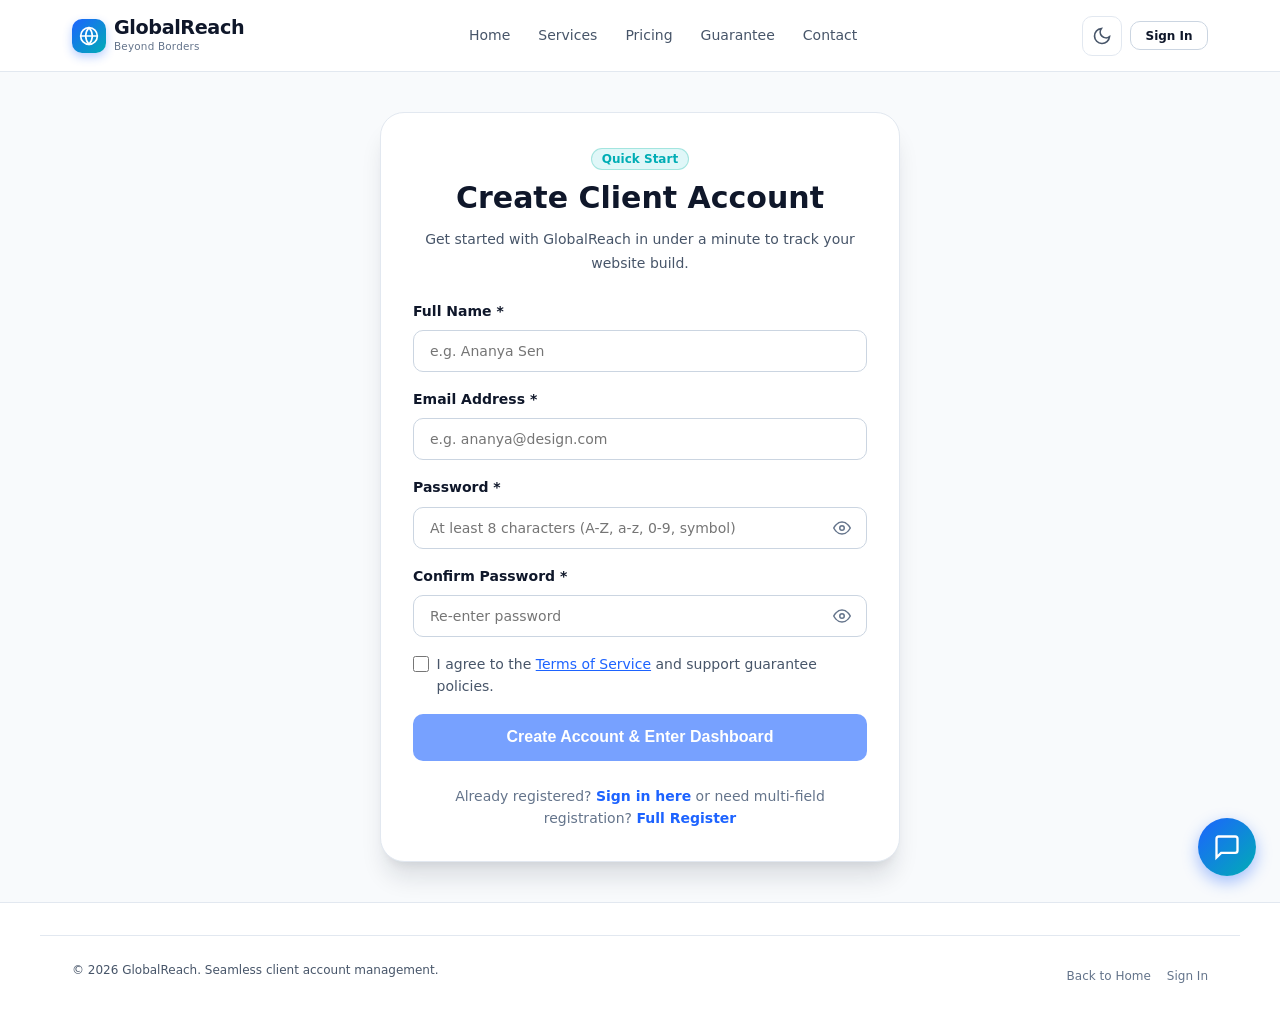
<file: signup.html>
<!DOCTYPE html>
<html lang="en" data-theme="light">
<head>
  <meta charset="UTF-8">
  <meta name="viewport" content="width=device-width, initial-scale=1.0">
  <meta name="description" content="Quick signup for GlobalReach Web Presence Portal - Create an account in seconds.">
  <meta name="theme-color" content="#1D63FF">
  <title>Quick Sign Up | GlobalReach Portal</title>
  
  <link rel="stylesheet" href="css/variables.css">
  <link rel="stylesheet" href="css/layout.css">
  <link rel="stylesheet" href="css/styles.css">
</head>
<body>
  <a href="#mainContent" class="skip-link">Skip to sign-up form</a>

  <!-- Header -->
  <header class="site-header" role="banner">
    <div class="container navbar">
      <a href="index.html" class="brand-logo" aria-label="GlobalReach Home">
        <div class="brand-icon" aria-hidden="true">
          <svg viewBox="0 0 24 24" fill="none" stroke-width="2" stroke-linecap="round" stroke-linejoin="round">
            <circle cx="12" cy="12" r="10"></circle>
            <line x1="2" y1="12" x2="22" y2="12"></line>
            <path d="M12 2a15.3 15.3 0 0 1 4 10 15.3 15.3 0 0 1-4 10 15.3 15.3 0 0 1-4-10 15.3 15.3 0 0 1 4-10z"></path>
          </svg>
        </div>
        <div class="brand-text">
          <span class="brand-title">GlobalReach</span>
          <span class="brand-tagline">Beyond Borders</span>
        </div>
      </a>

      <nav class="nav-menu" role="navigation" aria-label="Primary Navigation">
        <a href="index.html" class="nav-link">Home</a>
        <a href="index.html#services" class="nav-link">Services</a>
        <a href="index.html#pricing" class="nav-link">Pricing</a>
        <a href="index.html#guarantee" class="nav-link">Guarantee</a>
        <a href="index.html#contact" class="nav-link">Contact</a>
      </nav>

      <div class="nav-actions">
        <button type="button" class="theme-toggle-btn" aria-label="Toggle theme" title="Toggle theme">
          <svg class="icon-moon" viewBox="0 0 24 24" fill="none" stroke="currentColor" stroke-width="2"><path d="M21 12.79A9 9 0 1 1 11.21 3 7 7 0 0 0 21 12.79z"></path></svg>
          <svg class="icon-sun" viewBox="0 0 24 24" fill="none" stroke="currentColor" stroke-width="2"><circle cx="12" cy="12" r="5"></circle><line x1="12" y1="1" x2="12" y2="3"></line><line x1="12" y1="21" x2="12" y2="23"></line><line x1="4.22" y1="4.22" x2="5.64" y2="5.64"></line><line x1="18.36" y1="18.36" x2="19.78" y2="19.78"></line><line x1="1" y1="12" x2="3" y2="12"></line><line x1="21" y1="12" x2="23" y2="12"></line><line x1="4.22" y1="19.78" x2="5.64" y2="18.36"></line><line x1="18.36" y1="5.64" x2="19.78" y2="4.22"></line></svg>
        </button>
        <a href="signin.html" class="btn btn-secondary btn-sm">Sign In</a>
        <button type="button" class="mobile-nav-toggle" aria-expanded="false" aria-controls="mobileDrawer" aria-label="Toggle navigation menu">
          <span class="hamburger-line"></span>
          <span class="hamburger-line"></span>
          <span class="hamburger-line"></span>
        </button>
      </div>
    </div>
  </header>

  <!-- Mobile Drawer -->
  <div class="mobile-drawer-overlay" aria-hidden="true"></div>
  <aside id="mobileDrawer" class="mobile-drawer" aria-label="Mobile Navigation">
    <ul class="mobile-nav-list">
      <li><a href="index.html" class="mobile-nav-link">Home</a></li>
      <li><a href="index.html#pricing" class="mobile-nav-link">Pricing</a></li>
      <li><a href="signin.html" class="mobile-nav-link">Sign In</a></li>
      <li><a href="signup.html" class="mobile-nav-link active">Sign Up</a></li>
    </ul>
  </aside>

  <!-- Main Content -->
  <main id="mainContent" class="auth-wrapper">
    <div class="auth-card">
      <div class="auth-header">
        <span class="badge badge-teal" style="margin-bottom: 0.5rem;">Quick Start</span>
        <h2>Create Client Account</h2>
        <p class="text-sm text-secondary">
          Get started with GlobalReach in under a minute to track your website build.
        </p>
      </div>

      <div id="signupAlert" class="alert-banner" role="alert"></div>

      <form id="signupForm" novalidate>
        <div class="form-group">
          <label for="fullName" class="form-label">Full Name *</label>
          <input type="text" id="fullName" name="fullName" class="form-control" placeholder="e.g. Ananya Sen" required autocomplete="name">
        </div>

        <div class="form-group">
          <label for="email" class="form-label">Email Address *</label>
          <input type="email" id="email" name="email" class="form-control" placeholder="e.g. ananya@design.com" required autocomplete="email">
        </div>

        <div class="form-group">
          <label for="password" class="form-label">Password *</label>
          <div class="password-input-wrapper">
            <input type="password" id="password" name="password" class="form-control" placeholder="At least 8 characters (A-Z, a-z, 0-9, symbol)" required autocomplete="new-password">
            <button type="button" class="password-toggle-btn" data-target="password" aria-label="Show password" title="Show password">
              <svg class="icon-eye" width="18" height="18" viewBox="0 0 24 24" fill="none" stroke="currentColor" stroke-width="2"><path d="M1 12s4-8 11-8 11 8 11 8-4 8-11 8-11-8-11-8z"></path><circle cx="12" cy="12" r="3"></circle></svg>
              <svg class="icon-eye-slash" width="18" height="18" viewBox="0 0 24 24" fill="none" stroke="currentColor" stroke-width="2" style="display:none;"><path d="M17.94 17.94A10.07 10.07 0 0 1 12 20c-7 0-11-8-11-8a18.45 18.45 0 0 1 5.06-5.94M9.9 4.24A9.12 9.12 0 0 1 12 4c7 0 11 8 11 8a18.5 18.5 0 0 1-2.16 3.19m-6.72-1.07a3 3 0 1 1-4.24-4.24"></path><line x1="1" y1="1" x2="23" y2="23"></line></svg>
            </button>
          </div>
        </div>

        <div class="form-group">
          <label for="confirmPassword" class="form-label">Confirm Password *</label>
          <div class="password-input-wrapper">
            <input type="password" id="confirmPassword" name="confirmPassword" class="form-control" placeholder="Re-enter password" required autocomplete="new-password">
            <button type="button" class="password-toggle-btn" data-target="confirmPassword" aria-label="Show password" title="Show password">
              <svg class="icon-eye" width="18" height="18" viewBox="0 0 24 24" fill="none" stroke="currentColor" stroke-width="2"><path d="M1 12s4-8 11-8 11 8 11 8-4 8-11 8-11-8-11-8z"></path><circle cx="12" cy="12" r="3"></circle></svg>
              <svg class="icon-eye-slash" width="18" height="18" viewBox="0 0 24 24" fill="none" stroke="currentColor" stroke-width="2" style="display:none;"><path d="M17.94 17.94A10.07 10.07 0 0 1 12 20c-7 0-11-8-11-8a18.45 18.45 0 0 1 5.06-5.94M9.9 4.24A9.12 9.12 0 0 1 12 4c7 0 11 8 11 8a18.5 18.5 0 0 1-2.16 3.19m-6.72-1.07a3 3 0 1 1-4.24-4.24"></path><line x1="1" y1="1" x2="23" y2="23"></line></svg>
            </button>
          </div>
        </div>

        <div class="checkbox-group">
          <input type="checkbox" id="terms" name="terms" required>
          <label for="terms">
            I agree to the <a href="index.html#terms" style="color: var(--color-blue-primary);">Terms of Service</a> and support guarantee policies.
          </label>
        </div>

        <button type="submit" id="signupSubmitBtn" class="btn btn-primary btn-full btn-lg" disabled aria-disabled="true">
          Create Account & Enter Dashboard
        </button>
      </form>

      <div class="auth-footer">
        Already registered? <a href="signin.html">Sign in here</a> or need multi-field registration? <a href="register.html">Full Register</a>
      </div>
    </div>
  </main>

  <footer class="site-footer" style="padding-top: var(--space-8); padding-bottom: var(--space-6);">
    <div class="container footer-bottom">
      <p>&copy; 2026 GlobalReach. Seamless client account management.</p>
      <ul class="footer-legal-links">
        <li><a href="index.html">Back to Home</a></li>
        <li><a href="signin.html">Sign In</a></li>
      </ul>
    </div>
  </footer>

  <!-- Chatbot -->
  <button type="button" id="chatbotFab" class="chatbot-fab" aria-expanded="false" aria-controls="chatbotWindow" aria-label="Open ReachBot">
    <svg viewBox="0 0 24 24" fill="none" stroke="currentColor" stroke-width="2"><path d="M21 15a2 2 0 0 1-2 2H7l-4 4V5a2 2 0 0 1 2-2h14a2 2 0 0 1 2 2z"></path></svg>
  </button>
  <aside id="chatbotWindow" class="chatbot-window" aria-label="ReachBot Chat">
    <div class="chatbot-header">
      <div class="chatbot-header-info">
        <h4 class="chatbot-title">ReachBot Assistant</h4>
      </div>
      <button type="button" id="chatbotCloseBtn" class="chatbot-close-btn" aria-label="Close chat window">
        <svg width="18" height="18" viewBox="0 0 24 24" fill="none" stroke="currentColor" stroke-width="2"><line x1="18" y1="6" x2="6" y2="18"></line><line x1="6" y1="6" x2="18" y2="18"></line></svg>
      </button>
    </div>
    <div id="chatbotMessages" class="chatbot-messages" role="log"></div>
    <div class="chatbot-suggestions">
      <button type="button" class="suggestion-chip" data-query="bundle">Bundles</button>
      <button type="button" class="suggestion-chip" data-query="hourly">Hourly Rate</button>
    </div>
    <form id="chatbotForm" class="chatbot-input-form" novalidate>
      <input type="text" id="chatbotInput" class="chatbot-input" placeholder="Type a message..." autocomplete="off">
      <button type="submit" class="chatbot-send-btn" aria-label="Send">
        <svg width="16" height="16" viewBox="0 0 24 24" fill="none" stroke="currentColor" stroke-width="2"><line x1="22" y1="2" x2="11" y2="13"></line><polygon points="22 2 15 22 11 13 2 9 22 2"></polygon></svg>
      </button>
    </form>
  </aside>

  <script src="js/storage.js"></script>
  <script src="js/theme.js"></script>
  <script src="js/validation.js"></script>
  <script src="js/chatbot.js"></script>
  <script src="js/app.js"></script>
</body>
</html>
</file>
<file: css/variables.css>
/* ==========================================================================
   GlobalReach Web Presence & Growth Portal
   CSS Custom Properties & Design Tokens
   File: css/variables.css
   ========================================================================== */

:root {
  /* Color Palette - Brand Colors */
  --color-navy-dark: #0B192C;
  --color-navy: #1E3E62;
  --color-blue-primary: #1D63FF;
  --color-blue-hover: #154ecc;
  --color-teal: #00ADB5;
  --color-teal-soft: #e0f7f8;
  --color-accent-warm: #F39C12;
  --color-accent-warm-hover: #d68100;
  
  /* Status & Semantic Colors */
  --color-success: #10B981;
  --color-success-bg: #ECFDF5;
  --color-success-border: #A7F3D0;
  --color-danger: #EF4444;
  --color-danger-bg: #FEF2F2;
  --color-danger-border: #FECACA;
  --color-warning: #F59E0B;
  --color-warning-bg: #FFFBEB;
  --color-warning-border: #FDE68A;
  --color-info: #3B82F6;
  --color-info-bg: #EFF6FF;

  /* Theme: Light Mode Default */
  --bg-primary: #F8FAFC;
  --bg-surface: #FFFFFF;
  --bg-surface-elevated: #FFFFFF;
  --bg-subtle: #F1F5F9;
  --bg-muted: #E2E8F0;
  
  --text-primary: #0F172A;
  --text-secondary: #475569;
  --text-muted: #64748B;
  --text-inverse: #FFFFFF;
  --text-brand: #1D63FF;

  --border-light: #E2E8F0;
  --border-medium: #CBD5E1;
  --border-focus: #1D63FF;

  /* Card & Overlay Shadows */
  --shadow-sm: 0 1px 2px 0 rgba(15, 23, 42, 0.05);
  --shadow-md: 0 4px 6px -1px rgba(15, 23, 42, 0.08), 0 2px 4px -2px rgba(15, 23, 42, 0.06);
  --shadow-lg: 0 10px 15px -3px rgba(15, 23, 42, 0.1), 0 4px 6px -4px rgba(15, 23, 42, 0.08);
  --shadow-xl: 0 20px 25px -5px rgba(15, 23, 42, 0.12), 0 8px 10px -6px rgba(15, 23, 42, 0.08);
  --shadow-glow: 0 0 20px rgba(29, 99, 255, 0.25);

  /* Typography */
  --font-family-base: system-ui, -apple-system, BlinkMacSystemFont, "Segoe UI", Roboto, "Helvetica Neue", Arial, sans-serif;
  --font-family-heading: system-ui, -apple-system, BlinkMacSystemFont, "Segoe UI", Roboto, "Helvetica Neue", Arial, sans-serif;
  --font-family-mono: ui-monospace, SFMono-Regular, Menlo, Monaco, Consolas, "Liberation Mono", monospace;

  --font-size-xs: 0.75rem;     /* 12px */
  --font-size-sm: 0.875rem;    /* 14px */
  --font-size-base: 1rem;      /* 16px */
  --font-size-md: 1.125rem;    /* 18px */
  --font-size-lg: 1.25rem;     /* 20px */
  --font-size-xl: 1.5rem;      /* 24px */
  --font-size-2xl: 1.875rem;   /* 30px */
  --font-size-3xl: 2.25rem;    /* 36px */
  --font-size-4xl: 3rem;       /* 48px */

  --font-weight-normal: 400;
  --font-weight-medium: 500;
  --font-weight-semibold: 600;
  --font-weight-bold: 700;
  --font-weight-extrabold: 800;

  --line-height-tight: 1.2;
  --line-height-snug: 1.35;
  --line-height-base: 1.6;
  --line-height-relaxed: 1.75;

  /* Spacing */
  --space-1: 0.25rem;
  --space-2: 0.5rem;
  --space-3: 0.75rem;
  --space-4: 1rem;
  --space-5: 1.25rem;
  --space-6: 1.5rem;
  --space-8: 2rem;
  --space-10: 2.5rem;
  --space-12: 3rem;
  --space-16: 4rem;
  --space-20: 5rem;
  --space-24: 6rem;

  /* Borders & Radius */
  --radius-sm: 6px;
  --radius-md: 10px;
  --radius-lg: 16px;
  --radius-xl: 24px;
  --radius-full: 9999px;

  /* Transitions */
  --transition-fast: 150ms cubic-bezier(0.4, 0, 0.2, 1);
  --transition-normal: 250ms cubic-bezier(0.4, 0, 0.2, 1);
  --transition-slow: 350ms cubic-bezier(0.4, 0, 0.2, 1);

  /* Layout Container */
  --container-max-width: 1200px;
  --header-height: 72px;

  /* Z-Index Scale */
  --z-header: 1000;
  --z-drawer: 1050;
  --z-overlay: 1040;
  --z-chatbot: 1100;
  --z-modal: 1200;
  --z-toast: 1300;
}

/* Dark Mode Overrides */
[data-theme="dark"] {
  --bg-primary: #070B12;
  --bg-surface: #0E1626;
  --bg-surface-elevated: #162238;
  --bg-subtle: #121C2F;
  --bg-muted: #1B2942;

  --text-primary: #F8FAFC;
  --text-secondary: #CBD5E1;
  --text-muted: #94A3B8;
  --text-brand: #38BDF8;

  --border-light: #1E2E4A;
  --border-medium: #2B4268;
  --border-focus: #38BDF8;

  --color-blue-primary: #2563EB;
  --color-blue-hover: #3B82F6;
  --color-teal: #14B8A6;
  --color-teal-soft: rgba(20, 184, 166, 0.15);
  --color-accent-warm: #F59E0B;

  --color-success-bg: rgba(16, 185, 129, 0.15);
  --color-success-border: rgba(16, 185, 129, 0.35);
  --color-danger-bg: rgba(239, 68, 68, 0.15);
  --color-danger-border: rgba(239, 68, 68, 0.35);
  --color-warning-bg: rgba(245, 158, 11, 0.15);
  --color-warning-border: rgba(245, 158, 11, 0.35);
  --color-info-bg: rgba(59, 130, 246, 0.15);

  --shadow-sm: 0 1px 2px 0 rgba(0, 0, 0, 0.3);
  --shadow-md: 0 4px 6px -1px rgba(0, 0, 0, 0.4), 0 2px 4px -2px rgba(0, 0, 0, 0.3);
  --shadow-lg: 0 10px 15px -3px rgba(0, 0, 0, 0.5), 0 4px 6px -4px rgba(0, 0, 0, 0.4);
  --shadow-xl: 0 20px 25px -5px rgba(0, 0, 0, 0.6), 0 8px 10px -6px rgba(0, 0, 0, 0.5);
  --shadow-glow: 0 0 24px rgba(37, 99, 235, 0.35);
}
</file>
<file: css/layout.css>
/* ==========================================================================
   GlobalReach Web Presence & Growth Portal
   Layout & Structural Architecture
   File: css/layout.css
   ========================================================================== */

/* --------------------------------------------------------------------------
   Base Box Sizing & Document Flow
   -------------------------------------------------------------------------- */
*, *::before, *::after {
  box-sizing: border-box;
  margin: 0;
  padding: 0;
}

html {
  scroll-behavior: smooth;
  font-size: 16px;
  -webkit-text-size-adjust: 100%;
}

body {
  font-family: var(--font-family-base);
  background-color: var(--bg-primary);
  color: var(--text-primary);
  line-height: var(--line-height-base);
  min-height: 100vh;
  display: flex;
  flex-direction: column;
  transition: background-color var(--transition-normal), color var(--transition-normal);
  overflow-x: hidden;
}

/* Skip link for accessibility */
.skip-link {
  position: absolute;
  top: -60px;
  left: 20px;
  background: var(--color-blue-primary);
  color: var(--text-inverse);
  padding: var(--space-2) var(--space-4);
  z-index: 9999;
  border-radius: var(--radius-sm);
  font-weight: var(--font-weight-semibold);
  transition: top var(--transition-fast);
  text-decoration: none;
}

.skip-link:focus {
  top: 16px;
}

/* --------------------------------------------------------------------------
   Container
   -------------------------------------------------------------------------- */
.container {
  width: 100%;
  max-width: var(--container-max-width);
  margin-left: auto;
  margin-right: auto;
  padding-left: var(--space-4);
  padding-right: var(--space-4);
}

@media (min-width: 640px) {
  .container {
    padding-left: var(--space-6);
    padding-right: var(--space-6);
  }
}

@media (min-width: 1024px) {
  .container {
    padding-left: var(--space-8);
    padding-right: var(--space-8);
  }
}

/* --------------------------------------------------------------------------
   Main Content Layout
   -------------------------------------------------------------------------- */
main {
  flex: 1 0 auto;
}

.section {
  padding-top: var(--space-16);
  padding-bottom: var(--space-16);
  position: relative;
}

.section-alt {
  background-color: var(--bg-subtle);
}

.section-header {
  text-align: center;
  max-width: 760px;
  margin: 0 auto var(--space-12);
}

.section-tag {
  display: inline-block;
  font-size: var(--font-size-xs);
  font-weight: var(--font-weight-bold);
  text-transform: uppercase;
  letter-spacing: 0.08em;
  color: var(--color-blue-primary);
  background-color: var(--color-info-bg);
  padding: var(--space-1) var(--space-3);
  border-radius: var(--radius-full);
  margin-bottom: var(--space-3);
  border: 1px solid var(--border-light);
}

.section-title {
  font-size: var(--font-size-2xl);
  font-weight: var(--font-weight-extrabold);
  line-height: var(--line-height-tight);
  color: var(--text-primary);
  margin-bottom: var(--space-3);
}

.section-subtitle {
  font-size: var(--font-size-base);
  color: var(--text-secondary);
  line-height: var(--line-height-relaxed);
}

@media (min-width: 768px) {
  .section-title {
    font-size: var(--font-size-3xl);
  }
  .section-subtitle {
    font-size: var(--font-size-md);
  }
  .section {
    padding-top: var(--space-20);
    padding-bottom: var(--space-20);
  }
}

/* --------------------------------------------------------------------------
   Site Header & Navbar
   -------------------------------------------------------------------------- */
.site-header {
  position: sticky;
  top: 0;
  width: 100%;
  height: var(--header-height);
  background-color: rgba(255, 255, 255, 0.92);
  backdrop-filter: blur(12px);
  -webkit-backdrop-filter: blur(12px);
  border-bottom: 1px solid var(--border-light);
  z-index: var(--z-header);
  transition: background-color var(--transition-normal), border-color var(--transition-normal);
}

[data-theme="dark"] .site-header {
  background-color: rgba(14, 22, 38, 0.92);
}

.navbar {
  height: 100%;
  display: flex;
  align-items: center;
  justify-content: space-between;
  gap: var(--space-4);
}

/* Brand Logo */
.brand-logo {
  display: flex;
  align-items: center;
  gap: var(--space-2);
  text-decoration: none;
  color: var(--text-primary);
  font-size: var(--font-size-lg);
  font-weight: var(--font-weight-extrabold);
  letter-spacing: -0.02em;
}

.brand-icon {
  width: 34px;
  height: 34px;
  border-radius: var(--radius-md);
  background: linear-gradient(135deg, var(--color-blue-primary), var(--color-teal));
  display: flex;
  align-items: center;
  justify-content: center;
  color: #ffffff;
  box-shadow: 0 4px 10px rgba(29, 99, 255, 0.3);
}

.brand-icon svg {
  width: 20px;
  height: 20px;
  stroke: currentColor;
}

.brand-logo .brand-text {
  display: flex;
  flex-direction: column;
}

.brand-logo .brand-title {
  font-size: 1.2rem;
  line-height: 1.1;
  color: var(--text-primary);
}

.brand-logo .brand-tagline {
  font-size: 0.65rem;
  font-weight: var(--font-weight-medium);
  color: var(--text-muted);
  letter-spacing: 0.02em;
}

/* Desktop Navigation Menu */
.nav-menu {
  display: none;
  list-style: none;
  align-items: center;
  gap: var(--space-1);
}

.nav-link {
  display: inline-flex;
  align-items: center;
  padding: var(--space-2) var(--space-3);
  color: var(--text-secondary);
  text-decoration: none;
  font-size: var(--font-size-sm);
  font-weight: var(--font-weight-medium);
  border-radius: var(--radius-sm);
  transition: color var(--transition-fast), background-color var(--transition-fast);
}

.nav-link:hover,
.nav-link:focus-visible,
.nav-link.active {
  color: var(--color-blue-primary);
  background-color: var(--bg-subtle);
}

/* Navigation Actions */
.nav-actions {
  display: flex;
  align-items: center;
  gap: var(--space-2);
}

/* Theme Toggle Button */
.theme-toggle-btn {
  background: var(--bg-surface);
  border: 1px solid var(--border-light);
  color: var(--text-secondary);
  width: 40px;
  height: 40px;
  border-radius: var(--radius-md);
  display: flex;
  align-items: center;
  justify-content: center;
  cursor: pointer;
  transition: all var(--transition-fast);
}

.theme-toggle-btn:hover {
  color: var(--color-blue-primary);
  border-color: var(--color-blue-primary);
  background-color: var(--bg-subtle);
}

.theme-toggle-btn svg {
  width: 20px;
  height: 20px;
}

.icon-sun {
  display: none;
}
.icon-moon {
  display: block;
}

[data-theme="dark"] .icon-sun {
  display: block;
}
[data-theme="dark"] .icon-moon {
  display: none;
}

/* Mobile Hamburger Toggle */
.mobile-nav-toggle {
  display: flex;
  flex-direction: column;
  justify-content: center;
  align-items: center;
  width: 40px;
  height: 40px;
  border-radius: var(--radius-md);
  border: 1px solid var(--border-light);
  background-color: var(--bg-surface);
  cursor: pointer;
  padding: 8px;
  gap: 5px;
  transition: all var(--transition-fast);
}

.mobile-nav-toggle:hover {
  background-color: var(--bg-subtle);
}

.hamburger-line {
  width: 22px;
  height: 2px;
  background-color: var(--text-primary);
  border-radius: 2px;
  transition: transform var(--transition-normal), opacity var(--transition-normal);
}

/* Toggle Open Animation */
.mobile-nav-toggle[aria-expanded="true"] .hamburger-line:nth-child(1) {
  transform: translateY(7px) rotate(45deg);
}
.mobile-nav-toggle[aria-expanded="true"] .hamburger-line:nth-child(2) {
  opacity: 0;
}
.mobile-nav-toggle[aria-expanded="true"] .hamburger-line:nth-child(3) {
  transform: translateY(-7px) rotate(-45deg);
}

/* Mobile Drawer Overlay & Menu */
.mobile-drawer {
  position: fixed;
  top: var(--header-height);
  right: 0;
  bottom: 0;
  width: 280px;
  max-width: 85vw;
  background-color: var(--bg-surface);
  box-shadow: var(--shadow-xl);
  border-left: 1px solid var(--border-light);
  z-index: var(--z-drawer);
  transform: translateX(100%);
  transition: transform var(--transition-normal);
  display: flex;
  flex-direction: column;
  padding: var(--space-6) var(--space-4);
  overflow-y: auto;
}

.mobile-drawer.open {
  transform: translateX(0);
}

.mobile-drawer-overlay {
  position: fixed;
  top: var(--header-height);
  left: 0;
  right: 0;
  bottom: 0;
  background-color: rgba(15, 23, 42, 0.4);
  backdrop-filter: blur(2px);
  z-index: var(--z-overlay);
  opacity: 0;
  visibility: hidden;
  transition: opacity var(--transition-normal), visibility var(--transition-normal);
}

.mobile-drawer-overlay.active {
  opacity: 1;
  visibility: visible;
}

.mobile-nav-list {
  list-style: none;
  display: flex;
  flex-direction: column;
  gap: var(--space-2);
}

.mobile-nav-link {
  display: flex;
  align-items: center;
  padding: var(--space-3) var(--space-4);
  color: var(--text-primary);
  text-decoration: none;
  font-size: var(--font-size-base);
  font-weight: var(--font-weight-medium);
  border-radius: var(--radius-md);
  transition: background-color var(--transition-fast), color var(--transition-fast);
}

.mobile-nav-link:hover,
.mobile-nav-link.active {
  background-color: var(--color-info-bg);
  color: var(--color-blue-primary);
}

.mobile-drawer-footer {
  margin-top: auto;
  padding-top: var(--space-6);
  border-top: 1px solid var(--border-light);
  display: flex;
  flex-direction: column;
  gap: var(--space-3);
}

@media (min-width: 768px) {
  .nav-menu {
    display: flex;
  }
  .mobile-nav-toggle {
    display: none;
  }
  .mobile-drawer,
  .mobile-drawer-overlay {
    display: none !important;
  }
}

/* --------------------------------------------------------------------------
   Footer Layout
   -------------------------------------------------------------------------- */
.site-footer {
  background-color: var(--bg-surface);
  border-top: 1px solid var(--border-light);
  padding-top: var(--space-16);
  padding-bottom: var(--space-8);
  margin-top: auto;
}

.footer-grid {
  display: grid;
  grid-template-columns: 1fr;
  gap: var(--space-8);
  margin-bottom: var(--space-12);
}

@media (min-width: 640px) {
  .footer-grid {
    grid-template-columns: repeat(2, 1fr);
  }
}

@media (min-width: 1024px) {
  .footer-grid {
    grid-template-columns: 2fr 1fr 1fr 1.5fr;
  }
}

.footer-col h4 {
  font-size: var(--font-size-base);
  font-weight: var(--font-weight-bold);
  color: var(--text-primary);
  margin-bottom: var(--space-4);
}

.footer-links {
  list-style: none;
  display: flex;
  flex-direction: column;
  gap: var(--space-2);
}

.footer-links a {
  color: var(--text-secondary);
  text-decoration: none;
  font-size: var(--font-size-sm);
  transition: color var(--transition-fast);
}

.footer-links a:hover {
  color: var(--color-blue-primary);
}

.footer-social-links {
  display: flex;
  gap: var(--space-2);
  margin-top: var(--space-4);
}

.social-btn {
  width: 36px;
  height: 36px;
  border-radius: var(--radius-md);
  border: 1px solid var(--border-light);
  display: inline-flex;
  align-items: center;
  justify-content: center;
  color: var(--text-secondary);
  background-color: var(--bg-surface);
  transition: all var(--transition-fast);
  text-decoration: none;
}

.social-btn:hover {
  color: var(--color-blue-primary);
  border-color: var(--color-blue-primary);
  background-color: var(--bg-subtle);
  transform: translateY(-2px);
}

.footer-bottom {
  padding-top: var(--space-6);
  border-top: 1px solid var(--border-light);
  display: flex;
  flex-direction: column;
  align-items: center;
  justify-content: space-between;
  gap: var(--space-4);
  font-size: var(--font-size-xs);
  color: var(--text-muted);
  text-align: center;
}

@media (min-width: 768px) {
  .footer-bottom {
    flex-direction: row;
    text-align: left;
  }
}

.footer-legal-links {
  display: flex;
  gap: var(--space-4);
  list-style: none;
}

.footer-legal-links a {
  color: var(--text-muted);
  text-decoration: none;
  transition: color var(--transition-fast);
}

.footer-legal-links a:hover {
  color: var(--color-blue-primary);
}

/* --------------------------------------------------------------------------
   Dashboard Layout (SPECIFIC REQUIREMENT)
   - Desktop >= 768px: grid-template-columns: 250px 1fr 300px;
   - Mobile < 768px: display: flex; flex-direction: column;
   -------------------------------------------------------------------------- */
.dashboard-wrapper {
  padding: var(--space-8) 0;
  min-height: calc(100vh - var(--header-height) - 100px);
}

.dashboard-container {
  display: flex;
  flex-direction: column;
  gap: var(--space-6);
  width: 100%;
}

@media (min-width: 768px) {
  .dashboard-container {
    display: grid;
    grid-template-columns: 250px 1fr 300px;
    gap: var(--space-6);
    align-items: start;
  }
}

.dashboard-sidebar {
  background-color: var(--bg-surface);
  border: 1px solid var(--border-light);
  border-radius: var(--radius-lg);
  padding: var(--space-6);
  box-shadow: var(--shadow-sm);
}

.dashboard-main {
  display: flex;
  flex-direction: column;
  gap: var(--space-6);
}

.dashboard-aside {
  display: flex;
  flex-direction: column;
  gap: var(--space-6);
}

/* --------------------------------------------------------------------------
   Grids for Landing Page Sections
   -------------------------------------------------------------------------- */
.grid-2 {
  display: grid;
  grid-template-columns: 1fr;
  gap: var(--space-8);
  align-items: center;
}

.grid-3 {
  display: grid;
  grid-template-columns: 1fr;
  gap: var(--space-6);
}

.grid-4 {
  display: grid;
  grid-template-columns: 1fr;
  gap: var(--space-6);
}

@media (min-width: 640px) {
  .grid-2 {
    grid-template-columns: repeat(2, 1fr);
  }
  .grid-3 {
    grid-template-columns: repeat(2, 1fr);
  }
  .grid-4 {
    grid-template-columns: repeat(2, 1fr);
  }
}

@media (min-width: 1024px) {
  .grid-3 {
    grid-template-columns: repeat(3, 1fr);
  }
  .grid-4 {
    grid-template-columns: repeat(4, 1fr);
  }
}
</file>
<file: css/styles.css>
/* ==========================================================================
   GlobalReach Web Presence & Growth Portal
   Component Styles, Typography & Interactive States
   File: css/styles.css
   ========================================================================== */

/* --------------------------------------------------------------------------
   Accessibility & Focus Outlines
   -------------------------------------------------------------------------- */
:focus-visible {
  outline: 2px solid var(--color-blue-primary);
  outline-offset: 2px;
}

button:focus-visible,
a:focus-visible,
input:focus-visible,
select:focus-visible,
textarea:focus-visible {
  outline: 2px solid var(--color-blue-primary);
  outline-offset: 2px;
}

/* Reduced motion preference */
@media (prefers-reduced-motion: reduce) {
  *, *::before, *::after {
    animation-duration: 0.01ms !important;
    animation-iteration-count: 1 !important;
    transition-duration: 0.01ms !important;
    scroll-behavior: auto !important;
  }
}

/* --------------------------------------------------------------------------
   Typography Elements
   -------------------------------------------------------------------------- */
h1, h2, h3, h4, h5, h6 {
  color: var(--text-primary);
  font-family: var(--font-family-heading);
  font-weight: var(--font-weight-bold);
  line-height: var(--line-height-snug);
}

p {
  color: var(--text-secondary);
  line-height: var(--line-height-relaxed);
  margin-bottom: var(--space-3);
}

p:last-child {
  margin-bottom: 0;
}

.text-gradient {
  background: linear-gradient(135deg, var(--color-blue-primary), var(--color-teal));
  -webkit-background-clip: text;
  -webkit-text-fill-color: transparent;
}

.text-accent {
  color: var(--color-accent-warm);
}

.text-sm {
  font-size: var(--font-size-sm);
}

.text-xs {
  font-size: var(--font-size-xs);
}

.text-center {
  text-align: center;
}

.text-muted {
  color: var(--text-muted);
}

/* --------------------------------------------------------------------------
   Buttons
   -------------------------------------------------------------------------- */
.btn {
  display: inline-flex;
  align-items: center;
  justify-content: center;
  gap: var(--space-2);
  padding: 0.7rem 1.4rem;
  font-size: var(--font-size-sm);
  font-weight: var(--font-weight-semibold);
  line-height: 1;
  border-radius: var(--radius-md);
  border: 1px solid transparent;
  cursor: pointer;
  text-decoration: none;
  transition: all var(--transition-fast);
  white-space: nowrap;
}

.btn-primary {
  background-color: var(--color-blue-primary);
  color: #ffffff;
  box-shadow: 0 2px 4px rgba(29, 99, 255, 0.2);
}

.btn-primary:hover {
  background-color: var(--color-blue-hover);
  transform: translateY(-1px);
  box-shadow: 0 4px 10px rgba(29, 99, 255, 0.35);
}

.btn-secondary {
  background-color: var(--bg-surface);
  color: var(--text-primary);
  border-color: var(--border-medium);
}

.btn-secondary:hover {
  background-color: var(--bg-subtle);
  border-color: var(--color-blue-primary);
  color: var(--color-blue-primary);
}

.btn-accent {
  background-color: var(--color-accent-warm);
  color: #ffffff;
}

.btn-accent:hover {
  background-color: var(--color-accent-warm-hover);
  transform: translateY(-1px);
}

.btn-outline {
  background-color: transparent;
  color: var(--color-blue-primary);
  border-color: var(--color-blue-primary);
}

.btn-outline:hover {
  background-color: var(--color-blue-primary);
  color: #ffffff;
}

.btn-sm {
  padding: 0.45rem 0.9rem;
  font-size: var(--font-size-xs);
}

.btn-lg {
  padding: 0.9rem 1.8rem;
  font-size: var(--font-size-base);
}

.btn-full {
  width: 100%;
}

.btn:disabled,
.btn[aria-disabled="true"] {
  opacity: 0.6;
  cursor: not-allowed;
  transform: none !important;
  box-shadow: none !important;
}

/* --------------------------------------------------------------------------
   Badges & Tags
   -------------------------------------------------------------------------- */
.badge {
  display: inline-flex;
  align-items: center;
  gap: var(--space-1);
  padding: 0.25rem 0.6rem;
  font-size: var(--font-size-xs);
  font-weight: var(--font-weight-semibold);
  border-radius: var(--radius-full);
  line-height: 1;
}

.badge-popular {
  background: linear-gradient(135deg, var(--color-accent-warm), #f97316);
  color: #ffffff;
  box-shadow: 0 2px 6px rgba(243, 156, 18, 0.3);
}

.badge-teal {
  background-color: var(--color-teal-soft);
  color: var(--color-teal);
  border: 1px solid rgba(20, 184, 166, 0.3);
}

.badge-blue {
  background-color: var(--color-info-bg);
  color: var(--color-blue-primary);
  border: 1px solid rgba(29, 99, 255, 0.2);
}

.badge-fictional {
  background-color: var(--bg-muted);
  color: var(--text-muted);
  font-size: 0.7rem;
  text-transform: uppercase;
  letter-spacing: 0.05em;
}

/* --------------------------------------------------------------------------
   Cards
   -------------------------------------------------------------------------- */
.card {
  background-color: var(--bg-surface);
  border: 1px solid var(--border-light);
  border-radius: var(--radius-lg);
  padding: var(--space-6);
  box-shadow: var(--shadow-sm);
  transition: transform var(--transition-fast), box-shadow var(--transition-fast), border-color var(--transition-fast);
  display: flex;
  flex-direction: column;
}

.card-hover:hover {
  transform: translateY(-4px);
  box-shadow: var(--shadow-lg);
  border-color: var(--border-medium);
}

.card-header {
  margin-bottom: var(--space-4);
}

.card-body {
  flex: 1 1 auto;
}

.card-footer {
  margin-top: var(--space-4);
  padding-top: var(--space-4);
  border-top: 1px solid var(--border-light);
}

/* --------------------------------------------------------------------------
   Hero Section
   -------------------------------------------------------------------------- */
.hero-section {
  padding-top: var(--space-16);
  padding-bottom: var(--space-20);
  background: radial-gradient(circle at 80% 20%, rgba(29, 99, 255, 0.08), transparent 45%),
              radial-gradient(circle at 10% 80%, rgba(0, 173, 181, 0.08), transparent 40%);
  position: relative;
  overflow: hidden;
}

.hero-grid {
  display: grid;
  grid-template-columns: 1fr;
  gap: var(--space-10);
  align-items: center;
}

@media (min-width: 1024px) {
  .hero-grid {
    grid-template-columns: 1.15fr 0.85fr;
  }
}

.hero-content {
  display: flex;
  flex-direction: column;
  align-items: flex-start;
}

.hero-title {
  font-size: 2.25rem;
  font-weight: var(--font-weight-extrabold);
  line-height: 1.15;
  letter-spacing: -0.02em;
  margin-bottom: var(--space-4);
}

@media (min-width: 768px) {
  .hero-title {
    font-size: 3.25rem;
  }
}

.hero-description {
  font-size: var(--font-size-md);
  color: var(--text-secondary);
  line-height: var(--line-height-relaxed);
  margin-bottom: var(--space-8);
  max-width: 580px;
}

.hero-actions {
  display: flex;
  flex-wrap: wrap;
  gap: var(--space-3);
  margin-bottom: var(--space-8);
}

.hero-stats-row {
  display: grid;
  grid-template-columns: repeat(3, 1fr);
  gap: var(--space-4);
  width: 100%;
  padding-top: var(--space-6);
  border-top: 1px solid var(--border-light);
}

.stat-item h3 {
  font-size: var(--font-size-xl);
  font-weight: var(--font-weight-extrabold);
  color: var(--color-blue-primary);
}

.stat-item p {
  font-size: var(--font-size-xs);
  color: var(--text-muted);
}

/* Hero Visual SVG Card */
.hero-visual-card {
  background-color: var(--bg-surface);
  border: 1px solid var(--border-light);
  border-radius: var(--radius-xl);
  padding: var(--space-6);
  box-shadow: var(--shadow-xl);
  position: relative;
}

.hero-visual-svg {
  width: 100%;
  height: auto;
  display: block;
}

/* --------------------------------------------------------------------------
   Problem Statement Section
   -------------------------------------------------------------------------- */
.problem-card {
  border-left: 4px solid var(--color-danger);
  background-color: var(--bg-surface);
  padding: var(--space-6);
  border-radius: var(--radius-md);
  box-shadow: var(--shadow-sm);
}

.problem-icon {
  width: 44px;
  height: 44px;
  border-radius: var(--radius-md);
  background-color: var(--color-danger-bg);
  color: var(--color-danger);
  display: flex;
  align-items: center;
  justify-content: center;
  margin-bottom: var(--space-4);
}

/* --------------------------------------------------------------------------
   Solution Section
   -------------------------------------------------------------------------- */
.solution-card {
  border-left: 4px solid var(--color-teal);
  background-color: var(--bg-surface);
  padding: var(--space-6);
  border-radius: var(--radius-md);
  box-shadow: var(--shadow-sm);
}

.solution-icon {
  width: 44px;
  height: 44px;
  border-radius: var(--radius-md);
  background-color: var(--color-teal-soft);
  color: var(--color-teal);
  display: flex;
  align-items: center;
  justify-content: center;
  margin-bottom: var(--space-4);
}

/* --------------------------------------------------------------------------
   Services Section
   -------------------------------------------------------------------------- */
.service-icon-wrapper {
  width: 48px;
  height: 48px;
  border-radius: var(--radius-md);
  background: linear-gradient(135deg, rgba(29, 99, 255, 0.1), rgba(0, 173, 181, 0.1));
  color: var(--color-blue-primary);
  display: flex;
  align-items: center;
  justify-content: center;
  margin-bottom: var(--space-4);
}

.service-icon-wrapper svg {
  width: 24px;
  height: 24px;
}

.service-card h3 {
  font-size: var(--font-size-lg);
  margin-bottom: var(--space-2);
}

.service-deliverables {
  list-style: none;
  margin-top: var(--space-4);
  display: flex;
  flex-direction: column;
  gap: var(--space-2);
}

.service-deliverables li {
  display: flex;
  align-items: center;
  gap: var(--space-2);
  font-size: var(--font-size-xs);
  color: var(--text-secondary);
}

.service-deliverables svg {
  color: var(--color-success);
  flex-shrink: 0;
}

/* --------------------------------------------------------------------------
   Why a Website Helps Section
   -------------------------------------------------------------------------- */
.benefit-card {
  text-align: center;
  padding: var(--space-6);
}

.benefit-icon {
  width: 56px;
  height: 56px;
  margin: 0 auto var(--space-4);
  border-radius: var(--radius-full);
  background: var(--color-info-bg);
  color: var(--color-blue-primary);
  display: flex;
  align-items: center;
  justify-content: center;
}

.benefit-icon svg {
  width: 28px;
  height: 28px;
}

/* --------------------------------------------------------------------------
   Pricing Section
   -------------------------------------------------------------------------- */
.hourly-rate-banner {
  background: linear-gradient(135deg, var(--color-navy-dark), var(--color-navy));
  color: #ffffff;
  border-radius: var(--radius-lg);
  padding: var(--space-6) var(--space-8);
  margin-bottom: var(--space-10);
  display: flex;
  flex-direction: column;
  gap: var(--space-4);
  align-items: center;
  justify-content: space-between;
  box-shadow: var(--shadow-lg);
}

@media (min-width: 768px) {
  .hourly-rate-banner {
    flex-direction: row;
  }
}

.hourly-info h3 {
  color: #ffffff;
  font-size: var(--font-size-xl);
  margin-bottom: var(--space-1);
}

.hourly-info p {
  color: rgba(255, 255, 255, 0.8);
  font-size: var(--font-size-sm);
}

.hourly-price-tag {
  font-size: 1.8rem;
  font-weight: var(--font-weight-extrabold);
  color: var(--color-accent-warm);
}

.pricing-card {
  position: relative;
  border-radius: var(--radius-xl);
  border: 1px solid var(--border-light);
  background-color: var(--bg-surface);
  padding: var(--space-8);
  display: flex;
  flex-direction: column;
  transition: all var(--transition-normal);
}

.pricing-card.featured {
  border-color: var(--color-blue-primary);
  box-shadow: var(--shadow-glow), var(--shadow-lg);
  transform: translateY(-6px);
}

.pricing-card-badge {
  position: absolute;
  top: -14px;
  left: 50%;
  transform: translateX(-50%);
}

.pricing-card-header {
  text-align: center;
  margin-bottom: var(--space-6);
}

.pricing-card-header h3 {
  font-size: var(--font-size-xl);
  margin-bottom: var(--space-1);
}

.price-box {
  margin: var(--space-4) 0;
}

.price-currency {
  font-size: 1.25rem;
  font-weight: var(--font-weight-bold);
  vertical-align: super;
  color: var(--text-primary);
}

.price-amount {
  font-size: 2.75rem;
  font-weight: var(--font-weight-extrabold);
  color: var(--text-primary);
}

.price-period {
  font-size: var(--font-size-xs);
  color: var(--text-muted);
}

.pricing-features {
  list-style: none;
  display: flex;
  flex-direction: column;
  gap: var(--space-3);
  margin: var(--space-6) 0;
  flex: 1 1 auto;
}

.pricing-features li {
  display: flex;
  align-items: flex-start;
  gap: var(--space-2);
  font-size: var(--font-size-sm);
  color: var(--text-secondary);
}

.pricing-features svg {
  color: var(--color-success);
  flex-shrink: 0;
  margin-top: 3px;
}

/* --------------------------------------------------------------------------
   Interactive Project Cost Calculator
   -------------------------------------------------------------------------- */
.calculator-container {
  background-color: var(--bg-surface);
  border: 1px solid var(--border-light);
  border-radius: var(--radius-xl);
  padding: var(--space-8);
  box-shadow: var(--shadow-md);
}

.calculator-grid {
  display: grid;
  grid-template-columns: 1fr;
  gap: var(--space-8);
}

@media (min-width: 1024px) {
  .calculator-grid {
    grid-template-columns: 1.2fr 0.8fr;
  }
}

.calc-form-group {
  margin-bottom: var(--space-5);
}

.calc-label {
  display: block;
  font-size: var(--font-size-sm);
  font-weight: var(--font-weight-semibold);
  color: var(--text-primary);
  margin-bottom: var(--space-2);
}

.calc-addons-grid {
  display: grid;
  grid-template-columns: 1fr;
  gap: var(--space-3);
}

@media (min-width: 640px) {
  .calc-addons-grid {
    grid-template-columns: repeat(2, 1fr);
  }
}

.addon-checkbox-label {
  display: flex;
  align-items: center;
  gap: var(--space-2);
  padding: var(--space-3);
  border: 1px solid var(--border-light);
  border-radius: var(--radius-md);
  background-color: var(--bg-subtle);
  cursor: pointer;
  transition: all var(--transition-fast);
  font-size: var(--font-size-xs);
  color: var(--text-primary);
}

.addon-checkbox-label:hover {
  border-color: var(--color-blue-primary);
}

.addon-checkbox-label input[type="checkbox"] {
  accent-color: var(--color-blue-primary);
  width: 16px;
  height: 16px;
}

.addon-price-pill {
  margin-left: auto;
  font-weight: var(--font-weight-bold);
  color: var(--color-blue-primary);
}

.calculator-result-box {
  background-color: var(--bg-subtle);
  border: 1px solid var(--border-light);
  border-radius: var(--radius-lg);
  padding: var(--space-6);
  display: flex;
  flex-direction: column;
  justify-content: space-between;
}

.calc-breakdown-row {
  display: flex;
  justify-content: space-between;
  align-items: center;
  padding: var(--space-2) 0;
  font-size: var(--font-size-sm);
  color: var(--text-secondary);
  border-bottom: 1px dashed var(--border-light);
}

.calc-breakdown-row.total-row {
  border-top: 2px solid var(--border-medium);
  border-bottom: none;
  padding-top: var(--space-4);
  margin-top: var(--space-4);
  font-size: var(--font-size-lg);
  font-weight: var(--font-weight-extrabold);
  color: var(--text-primary);
}

.calc-total-val {
  color: var(--color-blue-primary);
  font-size: 1.8rem;
}

.calc-saved-badge {
  font-size: var(--font-size-xs);
  color: var(--color-success);
  margin-top: var(--space-2);
  display: none;
}

/* --------------------------------------------------------------------------
   Three-Year Support Guarantee
   -------------------------------------------------------------------------- */
.guarantee-card {
  background: linear-gradient(135deg, rgba(29, 99, 255, 0.05), rgba(0, 173, 181, 0.05));
  border: 2px solid var(--color-teal);
  border-radius: var(--radius-xl);
  padding: var(--space-8);
  box-shadow: var(--shadow-lg);
  position: relative;
  overflow: hidden;
}

.guarantee-header {
  display: flex;
  align-items: center;
  gap: var(--space-4);
  margin-bottom: var(--space-6);
}

.guarantee-badge-icon {
  width: 60px;
  height: 60px;
  border-radius: var(--radius-full);
  background: linear-gradient(135deg, var(--color-teal), var(--color-blue-primary));
  color: #ffffff;
  display: flex;
  align-items: center;
  justify-content: center;
  flex-shrink: 0;
  box-shadow: 0 4px 12px rgba(0, 173, 181, 0.3);
}

.guarantee-badge-icon svg {
  width: 32px;
  height: 32px;
}

.guarantee-columns {
  display: grid;
  grid-template-columns: 1fr;
  gap: var(--space-6);
  margin-bottom: var(--space-6);
}

@media (min-width: 768px) {
  .guarantee-columns {
    grid-template-columns: 1fr 1fr;
  }
}

.guarantee-box {
  background-color: var(--bg-surface);
  border: 1px solid var(--border-light);
  border-radius: var(--radius-lg);
  padding: var(--space-5);
}

.guarantee-box h4 {
  font-size: var(--font-size-base);
  margin-bottom: var(--space-3);
  display: flex;
  align-items: center;
  gap: var(--space-2);
}

.guarantee-list {
  list-style: none;
  display: flex;
  flex-direction: column;
  gap: var(--space-2);
}

.guarantee-list li {
  font-size: var(--font-size-xs);
  color: var(--text-secondary);
  display: flex;
  align-items: flex-start;
  gap: var(--space-2);
}

.guarantee-disclaimer {
  font-size: var(--font-size-xs);
  color: var(--text-muted);
  background-color: var(--bg-surface);
  border-radius: var(--radius-md);
  padding: var(--space-4);
  border-left: 3px solid var(--color-accent-warm);
}

/* --------------------------------------------------------------------------
   Testimonials Section
   -------------------------------------------------------------------------- */
.testimonial-card {
  display: flex;
  flex-direction: column;
  justify-content: space-between;
}

.testimonial-rating {
  color: var(--color-accent-warm);
  display: flex;
  gap: 2px;
  margin-bottom: var(--space-3);
}

.testimonial-quote {
  font-size: var(--font-size-sm);
  font-style: italic;
  color: var(--text-secondary);
  margin-bottom: var(--space-4);
  line-height: var(--line-height-relaxed);
}

.testimonial-author {
  display: flex;
  align-items: center;
  gap: var(--space-3);
}

.testimonial-avatar {
  width: 44px;
  height: 44px;
  border-radius: var(--radius-full);
  background-color: var(--color-info-bg);
  color: var(--color-blue-primary);
  display: flex;
  align-items: center;
  justify-content: center;
  font-weight: var(--font-weight-bold);
  font-size: var(--font-size-sm);
  border: 2px solid var(--border-light);
}

.author-meta h5 {
  font-size: var(--font-size-sm);
  margin-bottom: 2px;
}

.author-meta p {
  font-size: var(--font-size-xs);
  color: var(--text-muted);
}

/* Dynamic API Testimonials Container */
.api-feed-container {
  margin-top: var(--space-8);
  padding: var(--space-6);
  border: 1px dashed var(--border-medium);
  border-radius: var(--radius-lg);
  background-color: var(--bg-surface);
}

.api-status-box {
  display: flex;
  align-items: center;
  justify-content: center;
  padding: var(--space-4);
  gap: var(--space-3);
  font-size: var(--font-size-sm);
  color: var(--text-muted);
}

/* --------------------------------------------------------------------------
   FAQ Accordions
   -------------------------------------------------------------------------- */
.faq-list {
  max-width: 800px;
  margin: 0 auto;
  display: flex;
  flex-direction: column;
  gap: var(--space-3);
}

.faq-item {
  border: 1px solid var(--border-light);
  border-radius: var(--radius-lg);
  background-color: var(--bg-surface);
  overflow: hidden;
  transition: border-color var(--transition-fast);
}

.faq-item:focus-within {
  border-color: var(--color-blue-primary);
}

.faq-question-btn {
  width: 100%;
  display: flex;
  justify-content: space-between;
  align-items: center;
  padding: var(--space-4) var(--space-6);
  background: none;
  border: none;
  text-align: left;
  font-size: var(--font-size-base);
  font-weight: var(--font-weight-semibold);
  color: var(--text-primary);
  cursor: pointer;
  transition: background-color var(--transition-fast);
}

.faq-question-btn:hover {
  background-color: var(--bg-subtle);
}

.faq-chevron {
  width: 20px;
  height: 20px;
  transition: transform var(--transition-normal);
  color: var(--text-muted);
  flex-shrink: 0;
}

.faq-question-btn[aria-expanded="true"] .faq-chevron {
  transform: rotate(180deg);
  color: var(--color-blue-primary);
}

.faq-answer-panel {
  max-height: 0;
  overflow: hidden;
  transition: max-height var(--transition-normal) ease-out, padding var(--transition-normal);
  padding: 0 var(--space-6);
  background-color: var(--bg-surface);
}

.faq-answer-panel.open {
  padding: var(--space-2) var(--space-6) var(--space-6);
}

.faq-answer-panel p {
  font-size: var(--font-size-sm);
  color: var(--text-secondary);
}

/* --------------------------------------------------------------------------
   Forms & Input Validation
   -------------------------------------------------------------------------- */
.form-group {
  margin-bottom: var(--space-4);
  position: relative;
}

.form-label {
  display: block;
  font-size: var(--font-size-sm);
  font-weight: var(--font-weight-semibold);
  color: var(--text-primary);
  margin-bottom: var(--space-2);
}

.form-control {
  width: 100%;
  padding: 0.75rem 1rem;
  font-size: var(--font-size-sm);
  font-family: inherit;
  color: var(--text-primary);
  background-color: var(--bg-surface);
  border: 1px solid var(--border-medium);
  border-radius: var(--radius-md);
  transition: border-color var(--transition-fast), box-shadow var(--transition-fast);
}

.form-control:focus {
  border-color: var(--border-focus);
  box-shadow: 0 0 0 3px rgba(29, 99, 255, 0.15);
  outline: none;
}

/* Validation States */
.form-control.invalid {
  border-color: var(--color-danger) !important;
  background-color: var(--color-danger-bg);
}

.form-control.valid {
  border-color: var(--color-success) !important;
  background-color: var(--color-success-bg);
}

.error-msg {
  display: block;
  color: var(--color-danger);
  font-size: var(--font-size-xs);
  font-weight: var(--font-weight-medium);
  margin-top: var(--space-1);
}

.password-input-wrapper {
  position: relative;
  display: flex;
  align-items: center;
}

.password-toggle-btn {
  position: absolute;
  right: 12px;
  background: none;
  border: none;
  color: var(--text-muted);
  cursor: pointer;
  padding: 4px;
  display: flex;
  align-items: center;
  justify-content: center;
}

.password-toggle-btn:hover {
  color: var(--text-primary);
}

.checkbox-group {
  display: flex;
  align-items: flex-start;
  gap: var(--space-2);
  margin-bottom: var(--space-4);
  font-size: var(--font-size-sm);
  color: var(--text-secondary);
}

.checkbox-group input[type="checkbox"] {
  accent-color: var(--color-blue-primary);
  margin-top: 3px;
  width: 16px;
  height: 16px;
}

/* Alert Banner */
.alert-banner {
  padding: var(--space-4);
  border-radius: var(--radius-md);
  margin-bottom: var(--space-4);
  display: none;
  font-size: var(--font-size-sm);
  align-items: center;
  gap: var(--space-3);
}

.alert-banner.show {
  display: flex;
}

.alert-danger {
  background-color: var(--color-danger-bg);
  border: 1px solid var(--color-danger-border);
  color: var(--color-danger);
}

.alert-success {
  background-color: var(--color-success-bg);
  border: 1px solid var(--color-success-border);
  color: var(--color-success);
}

/* --------------------------------------------------------------------------
   Auth Forms Layout (register, signup, signin)
   -------------------------------------------------------------------------- */
.auth-wrapper {
  min-height: calc(100vh - var(--header-height) - 100px);
  display: flex;
  align-items: center;
  justify-content: center;
  padding: var(--space-10) var(--space-4);
}

.auth-card {
  width: 100%;
  max-width: 520px;
  background-color: var(--bg-surface);
  border: 1px solid var(--border-light);
  border-radius: var(--radius-xl);
  padding: var(--space-8);
  box-shadow: var(--shadow-xl);
}

.auth-header {
  text-align: center;
  margin-bottom: var(--space-6);
}

.auth-header h2 {
  font-size: var(--font-size-2xl);
  margin-bottom: var(--space-2);
}

.auth-footer {
  text-align: center;
  margin-top: var(--space-6);
  font-size: var(--font-size-sm);
  color: var(--text-muted);
}

.auth-footer a {
  color: var(--color-blue-primary);
  font-weight: var(--font-weight-semibold);
  text-decoration: none;
}

.auth-footer a:hover {
  text-decoration: underline;
}

/* --------------------------------------------------------------------------
   Team Roles Section
   -------------------------------------------------------------------------- */
.team-role-card {
  background-color: var(--bg-surface);
  border: 1px solid var(--border-light);
  border-radius: var(--radius-lg);
  padding: var(--space-5);
  display: flex;
  flex-direction: column;
  gap: var(--space-2);
  transition: all var(--transition-fast);
}

.team-role-card:hover {
  border-color: var(--color-blue-primary);
  transform: translateY(-2px);
}

.team-role-badge {
  display: inline-block;
  font-size: 0.7rem;
  font-weight: var(--font-weight-bold);
  text-transform: uppercase;
  color: var(--color-teal);
  letter-spacing: 0.05em;
}

.team-role-card h4 {
  font-size: var(--font-size-base);
  color: var(--text-primary);
}

.team-role-card p {
  font-size: var(--font-size-xs);
  color: var(--text-secondary);
}

/* --------------------------------------------------------------------------
   Dashboard Specific Styles
   -------------------------------------------------------------------------- */
.dashboard-user-greeting {
  display: flex;
  align-items: center;
  justify-content: space-between;
  background: linear-gradient(135deg, rgba(29, 99, 255, 0.1), rgba(0, 173, 181, 0.1));
  border: 1px solid var(--border-light);
  border-radius: var(--radius-lg);
  padding: var(--space-6);
}

.dashboard-nav-list {
  list-style: none;
  display: flex;
  flex-direction: column;
  gap: var(--space-2);
}

.dashboard-nav-item a {
  display: flex;
  align-items: center;
  gap: var(--space-3);
  padding: var(--space-3) var(--space-4);
  color: var(--text-secondary);
  text-decoration: none;
  border-radius: var(--radius-md);
  font-size: var(--font-size-sm);
  font-weight: var(--font-weight-medium);
  transition: all var(--transition-fast);
}

.dashboard-nav-item a:hover,
.dashboard-nav-item a.active {
  background-color: var(--color-info-bg);
  color: var(--color-blue-primary);
}

.progress-bar-container {
  width: 100%;
  height: 8px;
  background-color: var(--bg-muted);
  border-radius: var(--radius-full);
  overflow: hidden;
  margin: var(--space-3) 0;
}

.progress-bar-fill {
  height: 100%;
  background: linear-gradient(90deg, var(--color-blue-primary), var(--color-teal));
  border-radius: var(--radius-full);
  transition: width var(--transition-normal);
}

.milestone-steps {
  display: flex;
  justify-content: space-between;
  margin-top: var(--space-3);
}

.milestone-step {
  font-size: var(--font-size-xs);
  color: var(--text-muted);
}

.milestone-step.done {
  color: var(--color-success);
  font-weight: var(--font-weight-semibold);
}

.notification-item {
  padding: var(--space-3);
  border-bottom: 1px solid var(--border-light);
  font-size: var(--font-size-xs);
}

.notification-item:last-child {
  border-bottom: none;
}

.notification-item h6 {
  font-size: var(--font-size-xs);
  color: var(--text-primary);
  margin-bottom: 2px;
}

/* --------------------------------------------------------------------------
   Floating Chatbot Widget
   -------------------------------------------------------------------------- */
.chatbot-fab {
  position: fixed;
  bottom: 24px;
  right: 24px;
  width: 58px;
  height: 58px;
  border-radius: var(--radius-full);
  background: linear-gradient(135deg, var(--color-blue-primary), var(--color-teal));
  color: #ffffff;
  border: none;
  box-shadow: 0 6px 16px rgba(29, 99, 255, 0.4);
  cursor: pointer;
  display: flex;
  align-items: center;
  justify-content: center;
  z-index: var(--z-chatbot);
  transition: transform var(--transition-fast), box-shadow var(--transition-fast);
}

.chatbot-fab:hover {
  transform: scale(1.06);
  box-shadow: 0 8px 24px rgba(29, 99, 255, 0.55);
}

.chatbot-fab svg {
  width: 28px;
  height: 28px;
}

.chatbot-badge {
  position: absolute;
  top: -2px;
  right: -2px;
  background-color: var(--color-accent-warm);
  color: #ffffff;
  font-size: 10px;
  font-weight: var(--font-weight-bold);
  width: 20px;
  height: 20px;
  border-radius: var(--radius-full);
  display: flex;
  align-items: center;
  justify-content: center;
  border: 2px solid var(--bg-surface);
}

.chatbot-window {
  position: fixed;
  bottom: 96px;
  right: 24px;
  width: 360px;
  max-width: calc(100vw - 32px);
  height: 520px;
  max-height: calc(100vh - 120px);
  background-color: var(--bg-surface);
  border: 1px solid var(--border-light);
  border-radius: var(--radius-xl);
  box-shadow: var(--shadow-xl);
  display: flex;
  flex-direction: column;
  z-index: var(--z-chatbot);
  overflow: hidden;
  opacity: 0;
  visibility: hidden;
  transform: translateY(20px) scale(0.95);
  transition: all var(--transition-normal);
}

.chatbot-window.open {
  opacity: 1;
  visibility: visible;
  transform: translateY(0) scale(1);
}

.chatbot-header {
  background: linear-gradient(135deg, var(--color-navy-dark), var(--color-navy));
  color: #ffffff;
  padding: var(--space-4) var(--space-5);
  display: flex;
  align-items: center;
  justify-content: space-between;
}

.chatbot-header-info {
  display: flex;
  align-items: center;
  gap: var(--space-3);
}

.chatbot-avatar {
  width: 34px;
  height: 34px;
  border-radius: var(--radius-full);
  background-color: var(--color-blue-primary);
  display: flex;
  align-items: center;
  justify-content: center;
  color: #ffffff;
}

.chatbot-title {
  font-size: var(--font-size-sm);
  font-weight: var(--font-weight-bold);
  color: #ffffff;
}

.chatbot-subtitle {
  font-size: 10px;
  color: var(--color-teal);
}

.chatbot-close-btn {
  background: none;
  border: none;
  color: rgba(255, 255, 255, 0.8);
  cursor: pointer;
  padding: 4px;
  display: flex;
  align-items: center;
  justify-content: center;
  border-radius: var(--radius-sm);
}

.chatbot-close-btn:hover {
  color: #ffffff;
  background-color: rgba(255, 255, 255, 0.1);
}

.chatbot-messages {
  flex: 1 1 auto;
  padding: var(--space-4);
  overflow-y: auto;
  display: flex;
  flex-direction: column;
  gap: var(--space-3);
  background-color: var(--bg-subtle);
}

.bot-msg,
.user-msg {
  max-width: 82%;
  padding: var(--space-3) var(--space-4);
  border-radius: var(--radius-lg);
  font-size: var(--font-size-xs);
  line-height: var(--line-height-base);
  word-break: break-word;
}

.bot-msg {
  align-self: flex-start;
  background-color: var(--bg-surface);
  color: var(--text-primary);
  border: 1px solid var(--border-light);
  border-bottom-left-radius: 4px;
}

.user-msg {
  align-self: flex-end;
  background-color: var(--color-blue-primary);
  color: #ffffff;
  border-bottom-right-radius: 4px;
}

.chatbot-suggestions {
  padding: var(--space-2) var(--space-4);
  background-color: var(--bg-surface);
  border-top: 1px solid var(--border-light);
  display: flex;
  gap: var(--space-2);
  overflow-x: auto;
  white-space: nowrap;
}

.suggestion-chip {
  background-color: var(--bg-subtle);
  border: 1px solid var(--border-light);
  border-radius: var(--radius-full);
  padding: 4px 10px;
  font-size: 11px;
  color: var(--color-blue-primary);
  cursor: pointer;
  transition: all var(--transition-fast);
}

.suggestion-chip:hover {
  background-color: var(--color-blue-primary);
  color: #ffffff;
}

.chatbot-input-form {
  display: flex;
  align-items: center;
  gap: var(--space-2);
  padding: var(--space-3) var(--space-4);
  background-color: var(--bg-surface);
  border-top: 1px solid var(--border-light);
}

.chatbot-input {
  flex: 1;
  padding: 8px 12px;
  font-size: var(--font-size-xs);
  border: 1px solid var(--border-medium);
  border-radius: var(--radius-full);
  background-color: var(--bg-primary);
  color: var(--text-primary);
}

.chatbot-send-btn {
  background-color: var(--color-blue-primary);
  color: #ffffff;
  border: none;
  width: 32px;
  height: 32px;
  border-radius: var(--radius-full);
  display: flex;
  align-items: center;
  justify-content: center;
  cursor: pointer;
  flex-shrink: 0;
  transition: background-color var(--transition-fast);
}

.chatbot-send-btn:hover {
  background-color: var(--color-blue-hover);
}

/* --------------------------------------------------------------------------
   Loading Spinner
   -------------------------------------------------------------------------- */
.spinner {
  width: 24px;
  height: 24px;
  border: 3px solid rgba(29, 99, 255, 0.2);
  border-top-color: var(--color-blue-primary);
  border-radius: 50%;
  animation: spin 0.8s linear infinite;
}

@keyframes spin {
  to {
    transform: rotate(360deg);
  }
}
</file>
